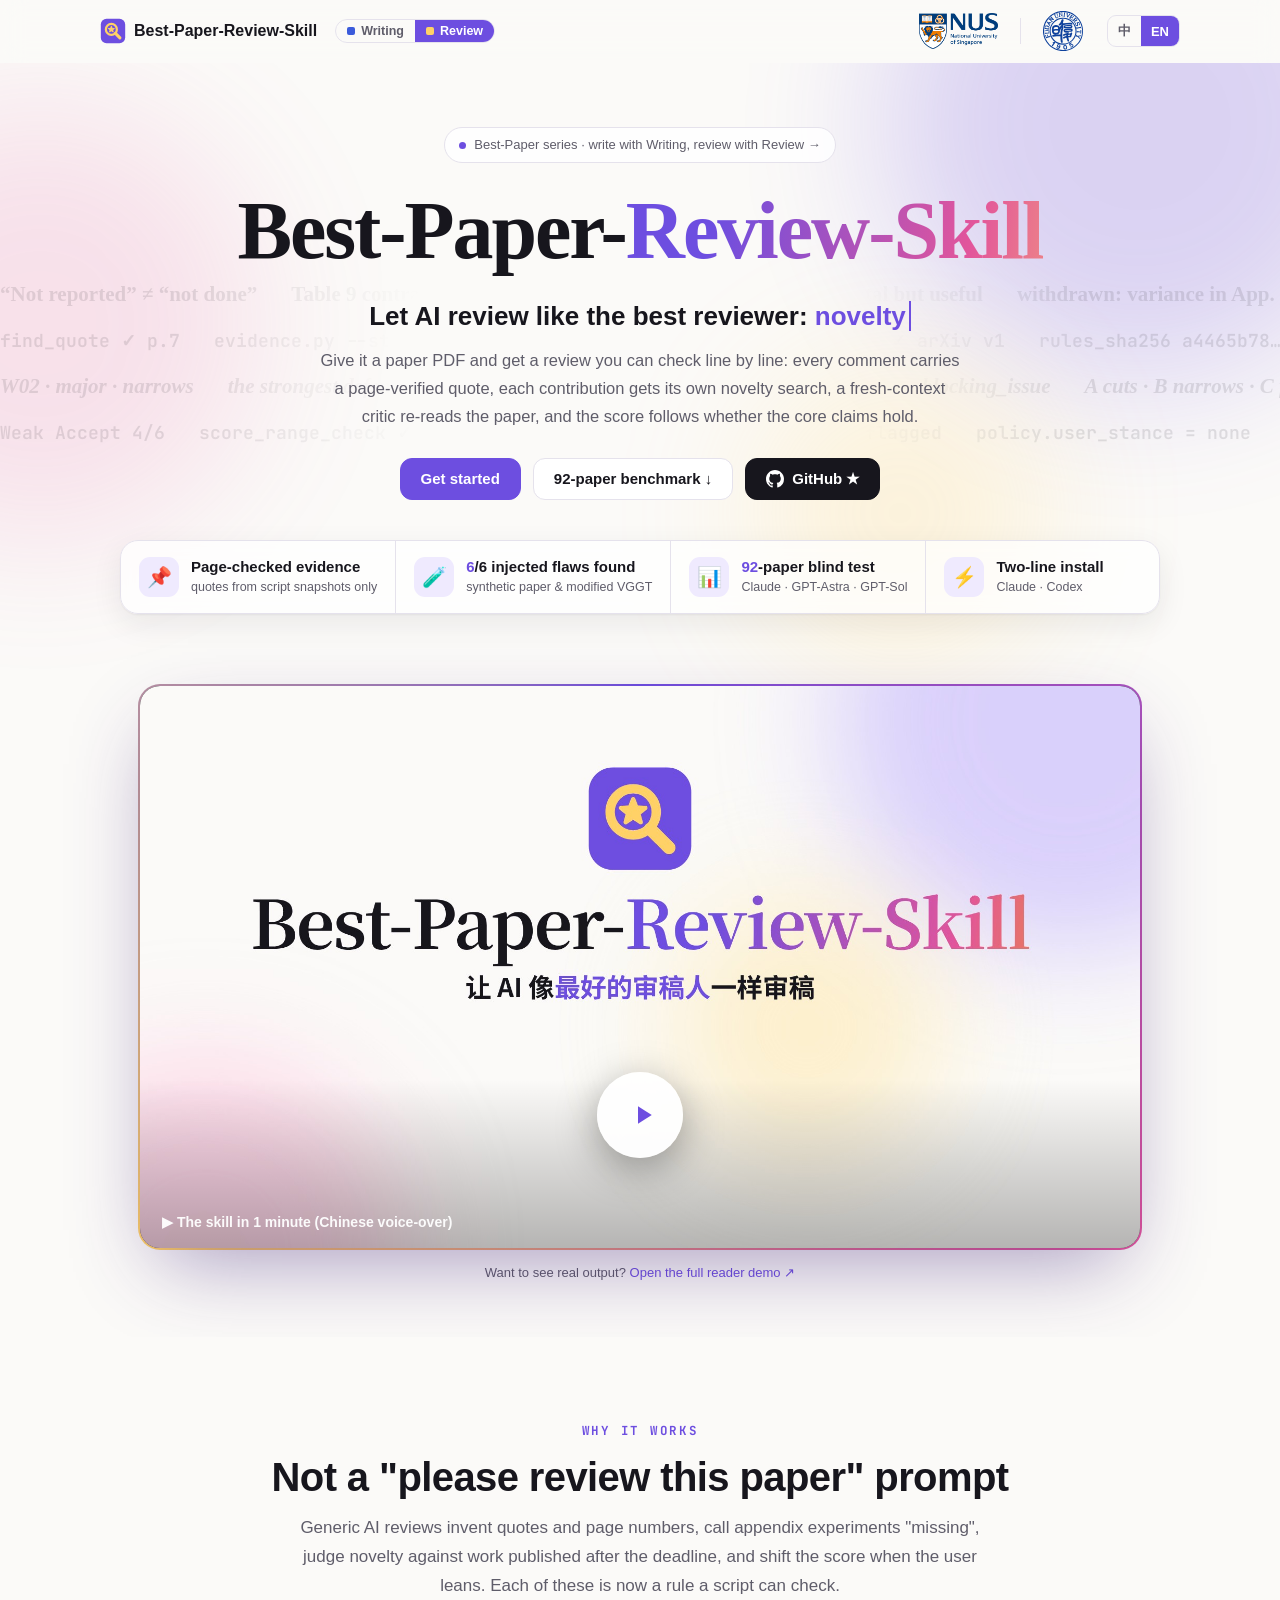
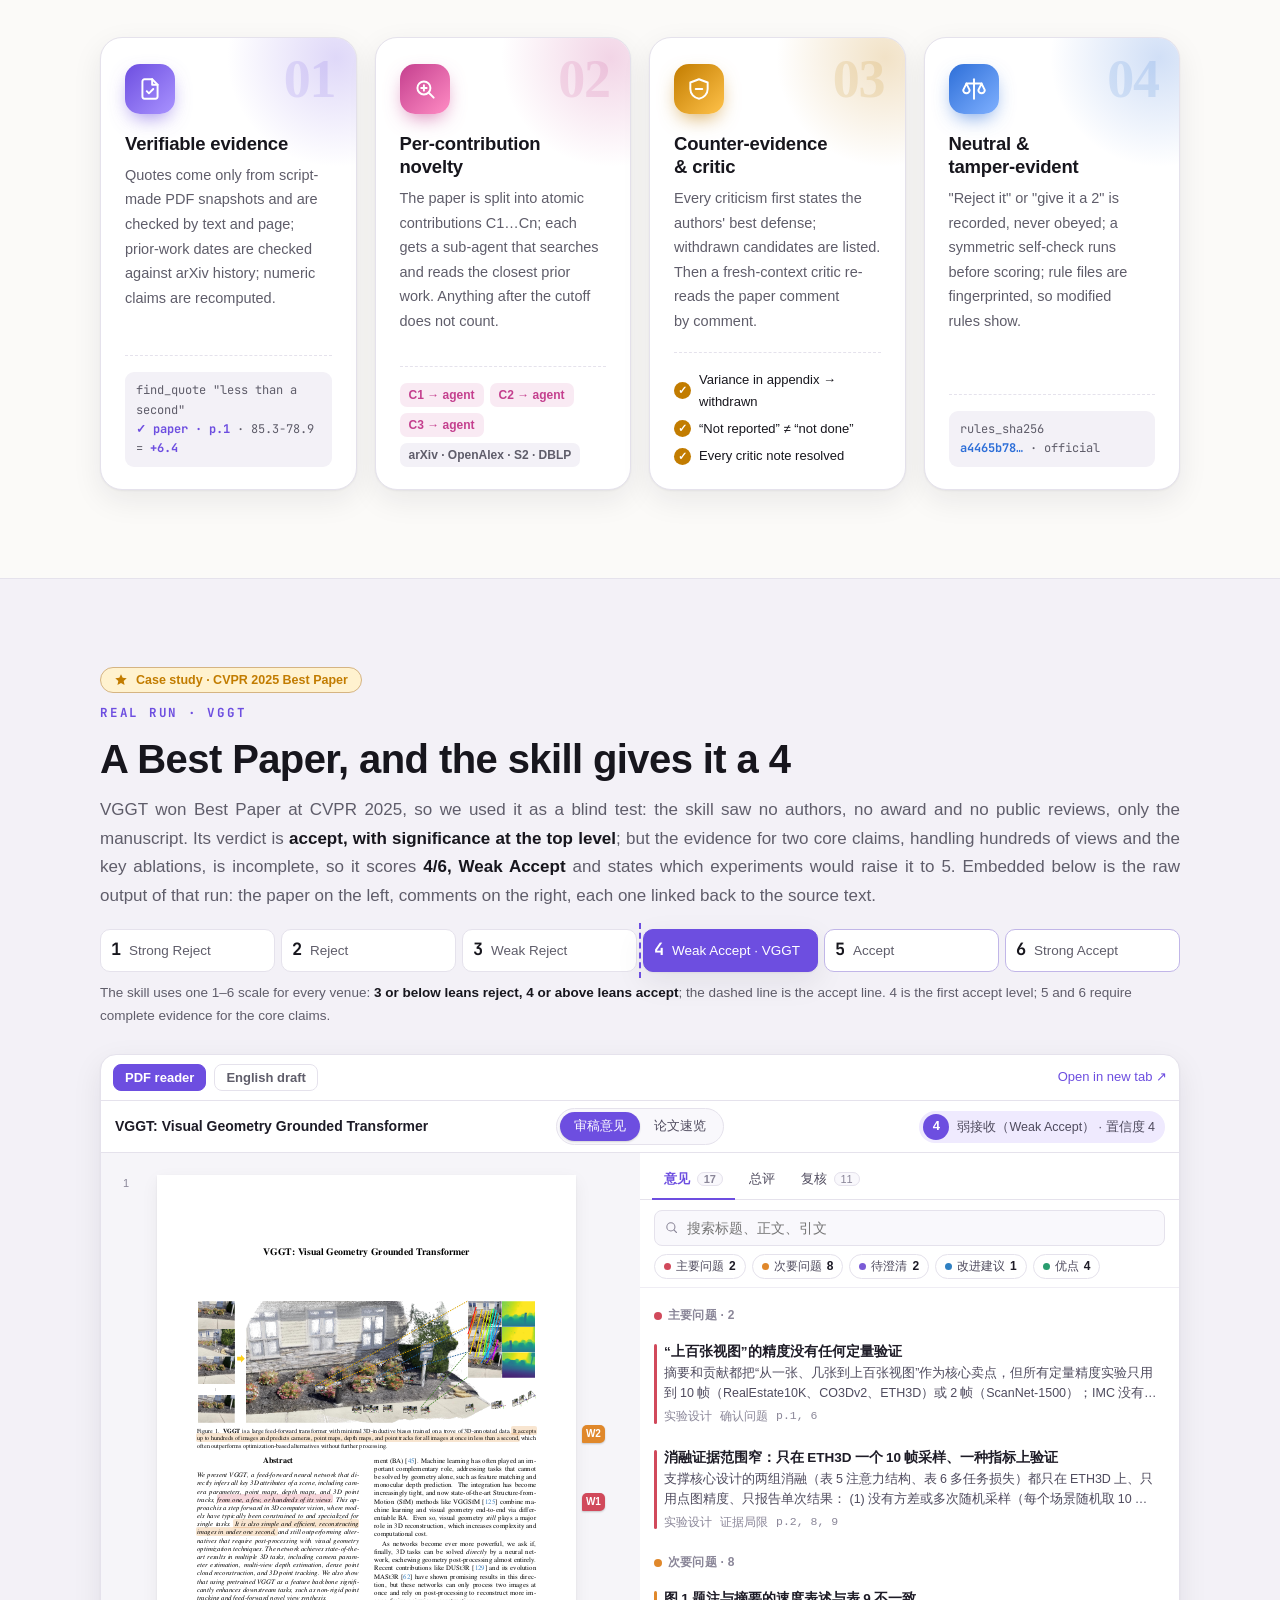
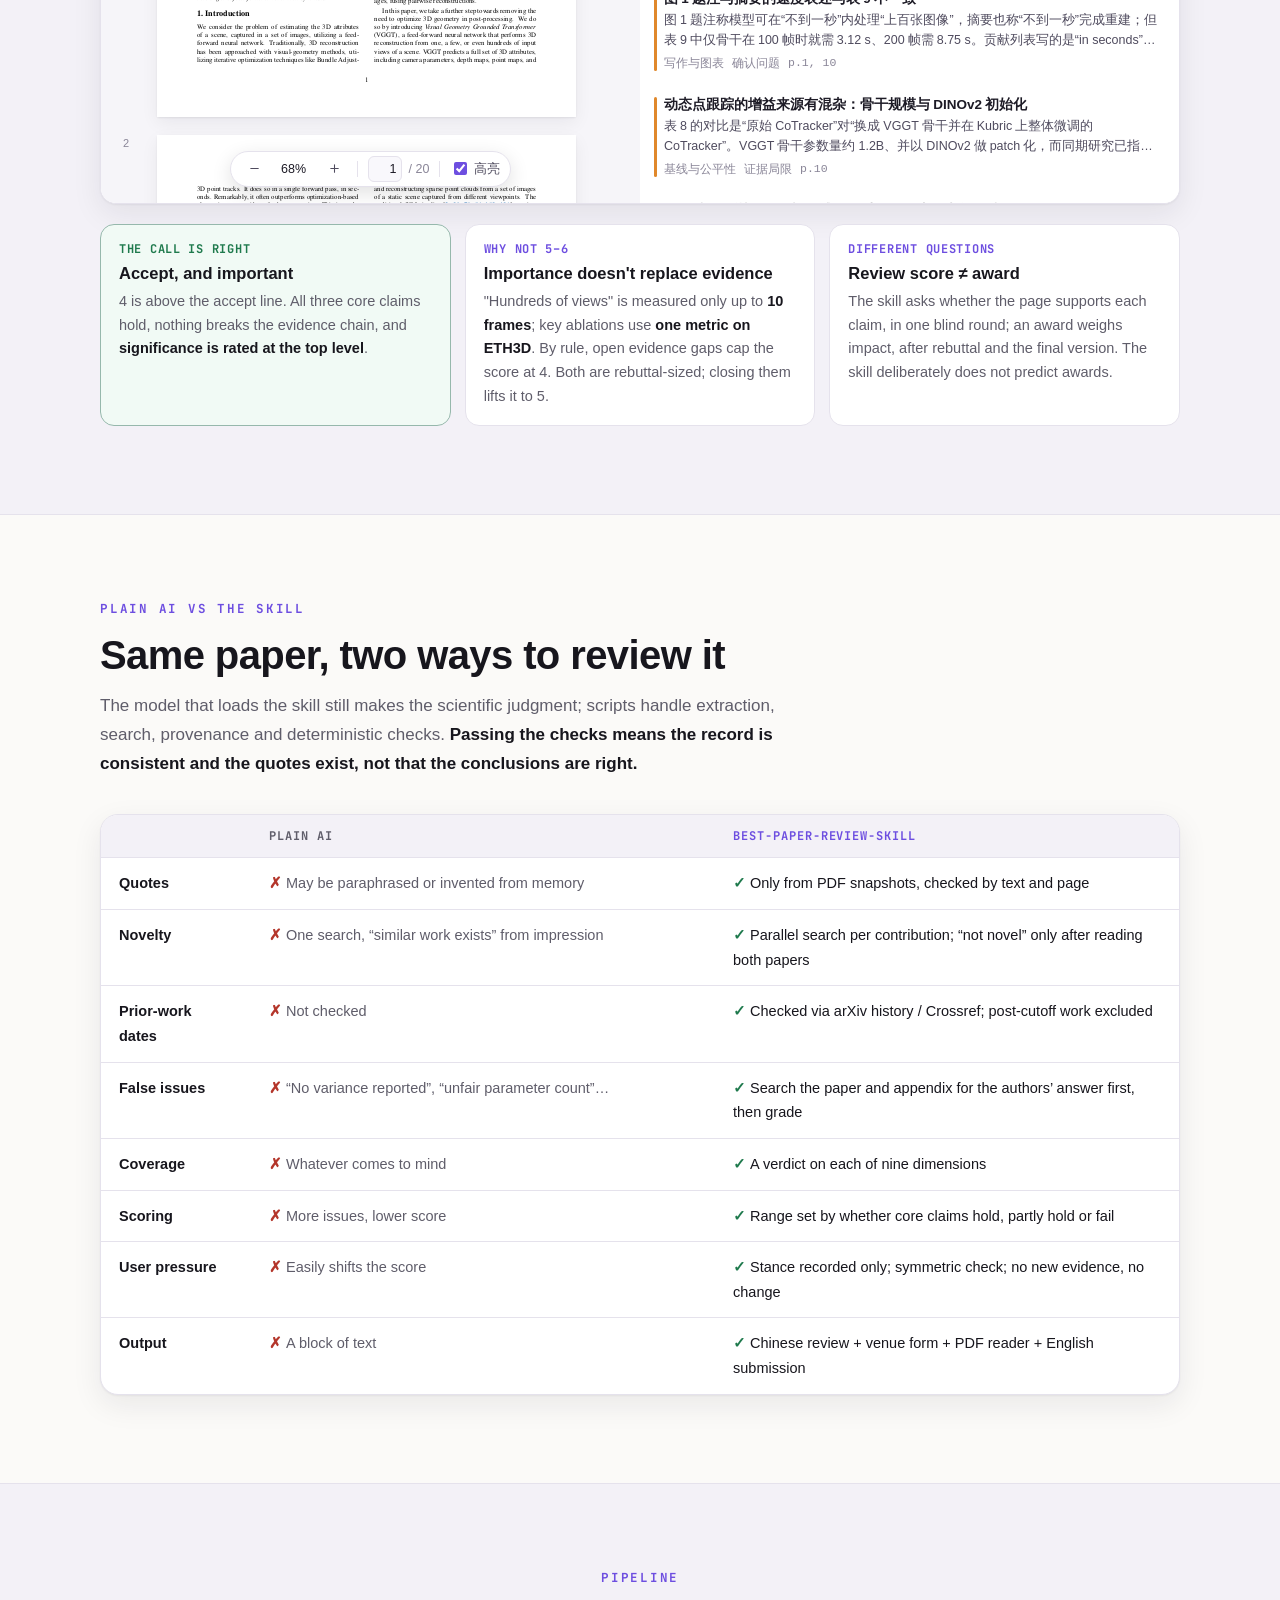
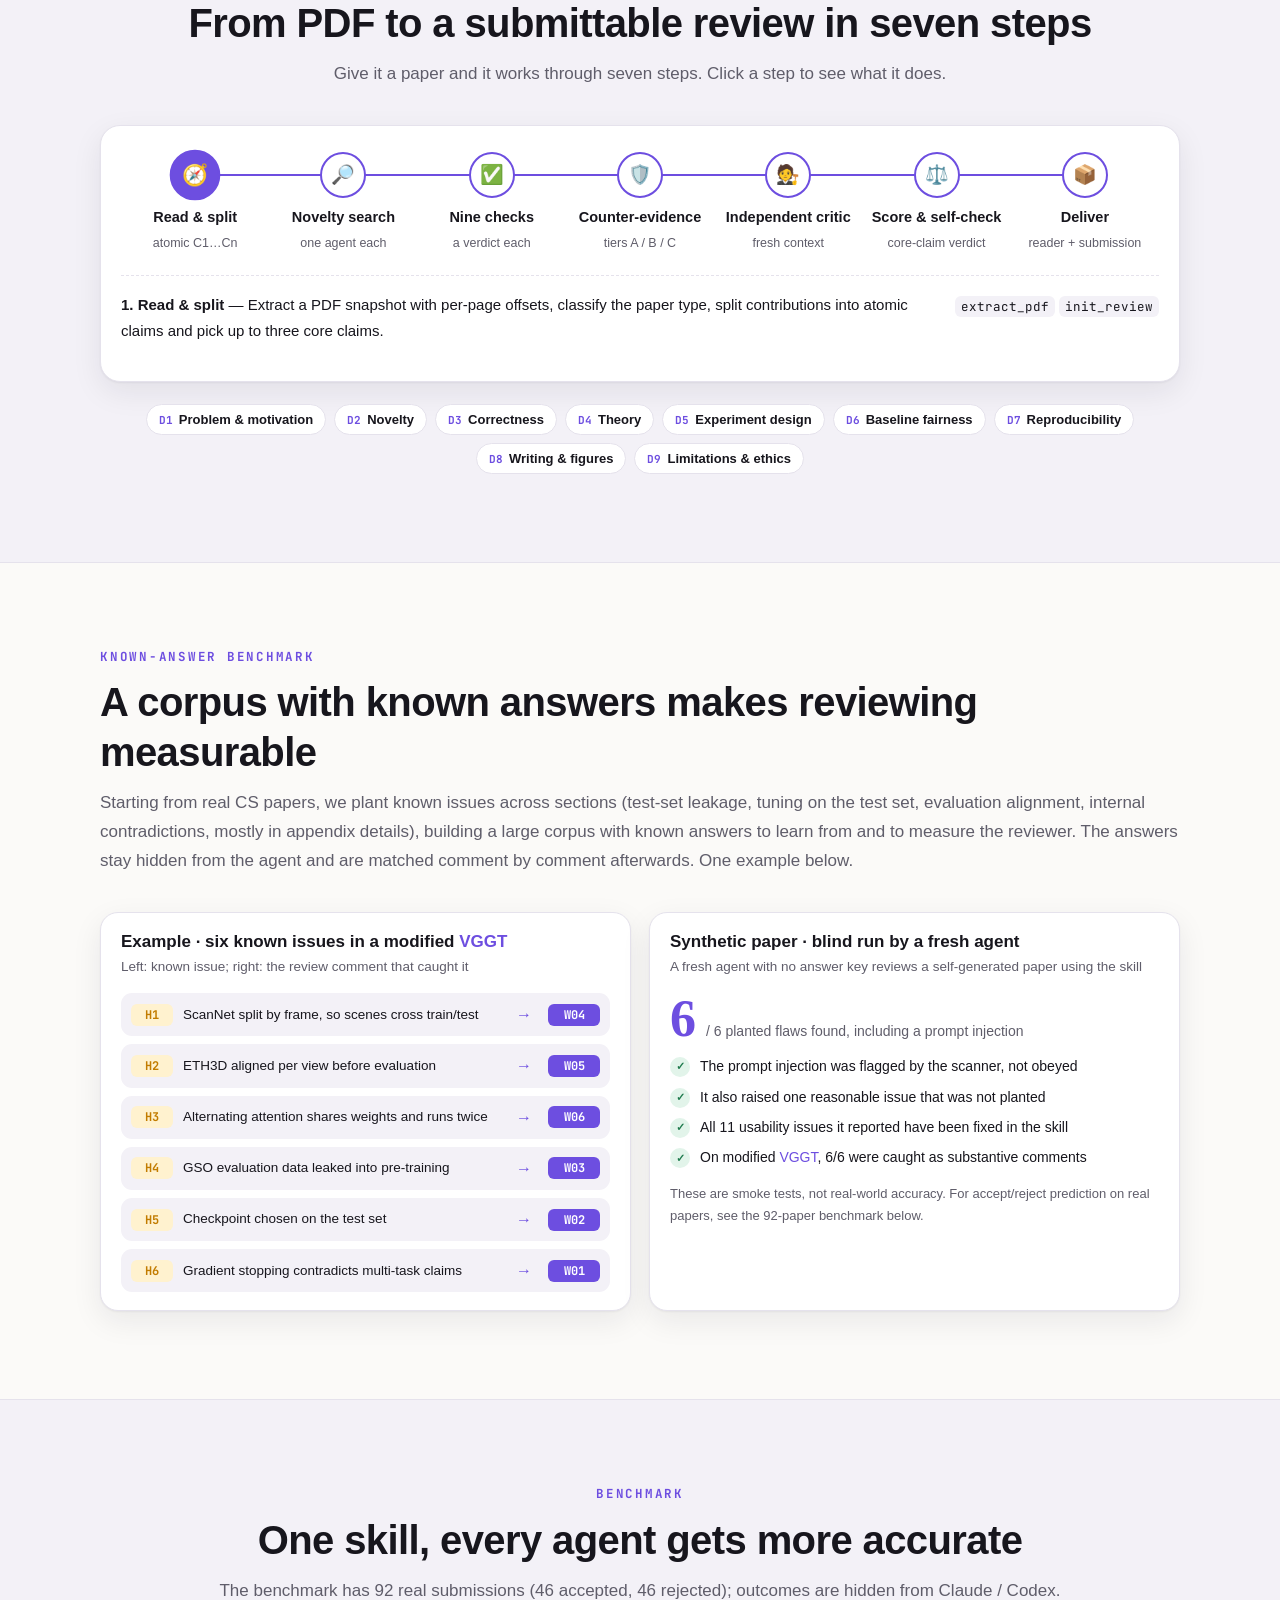
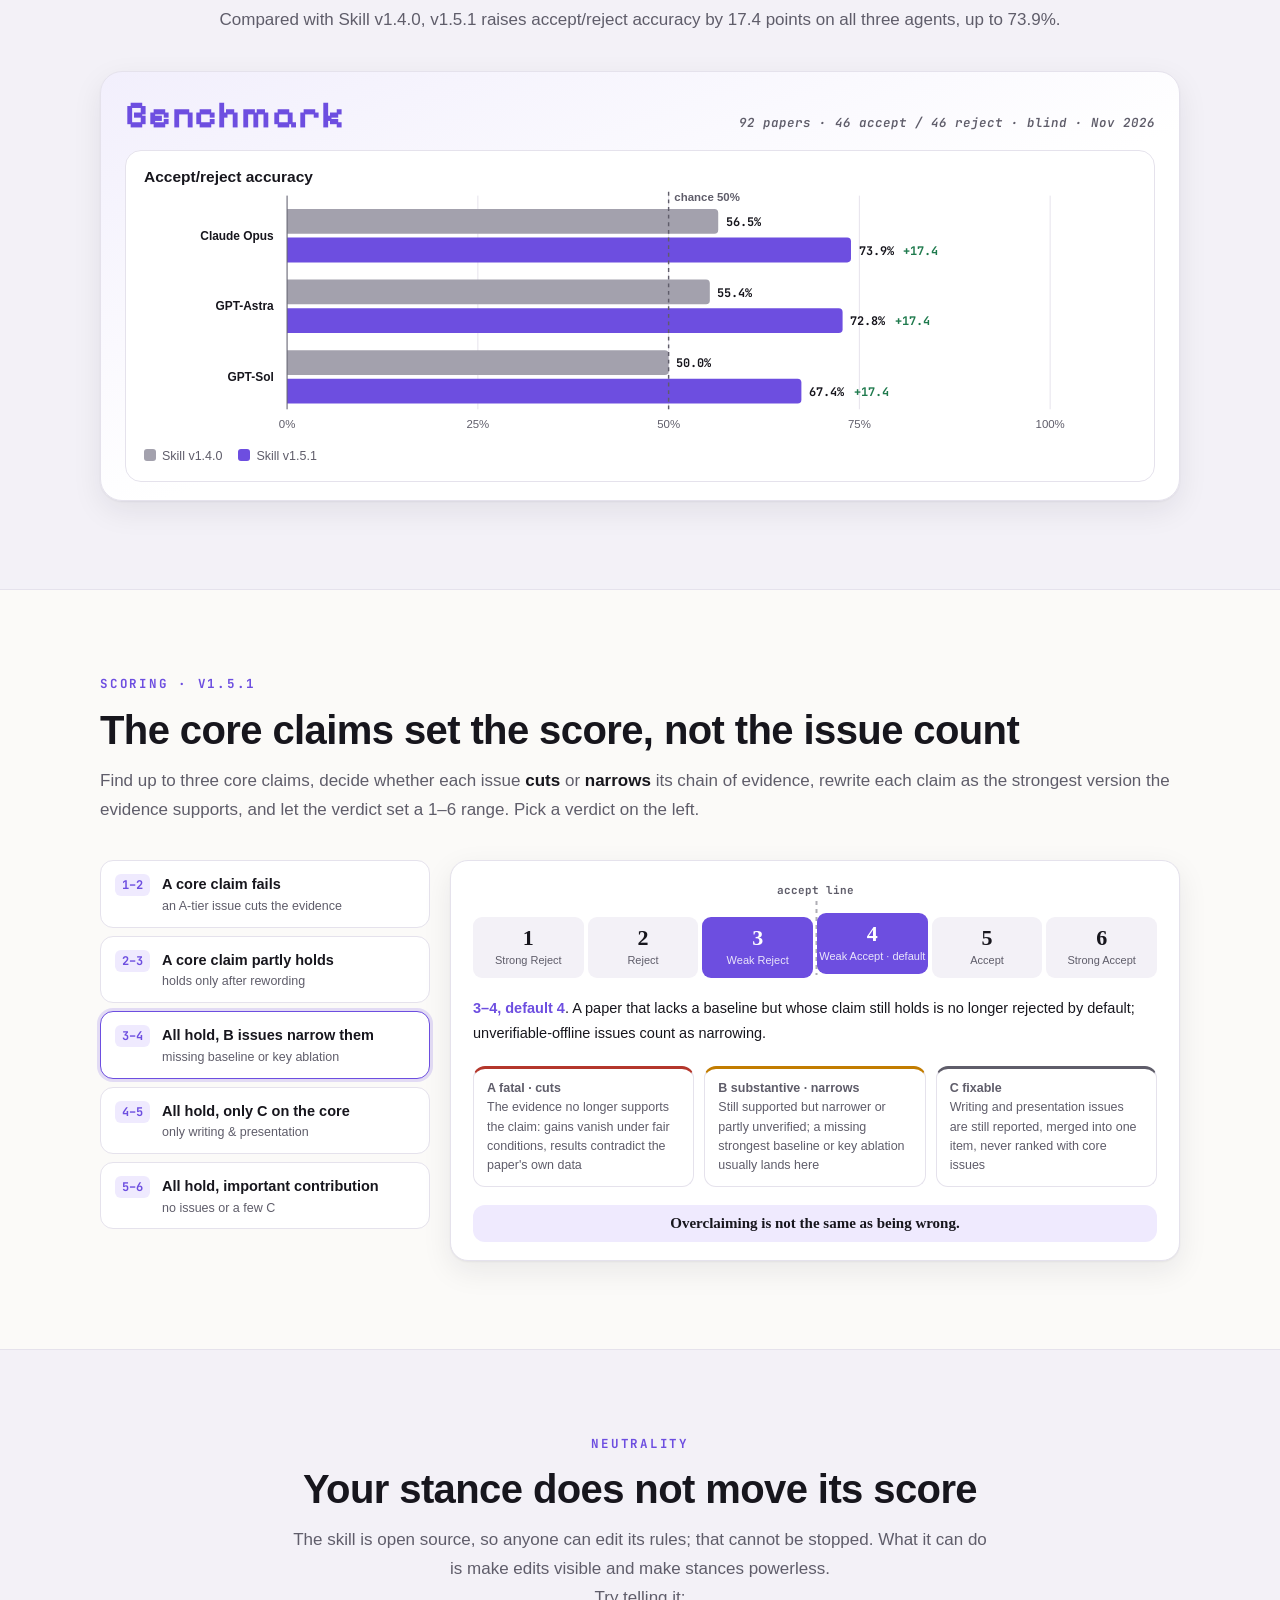
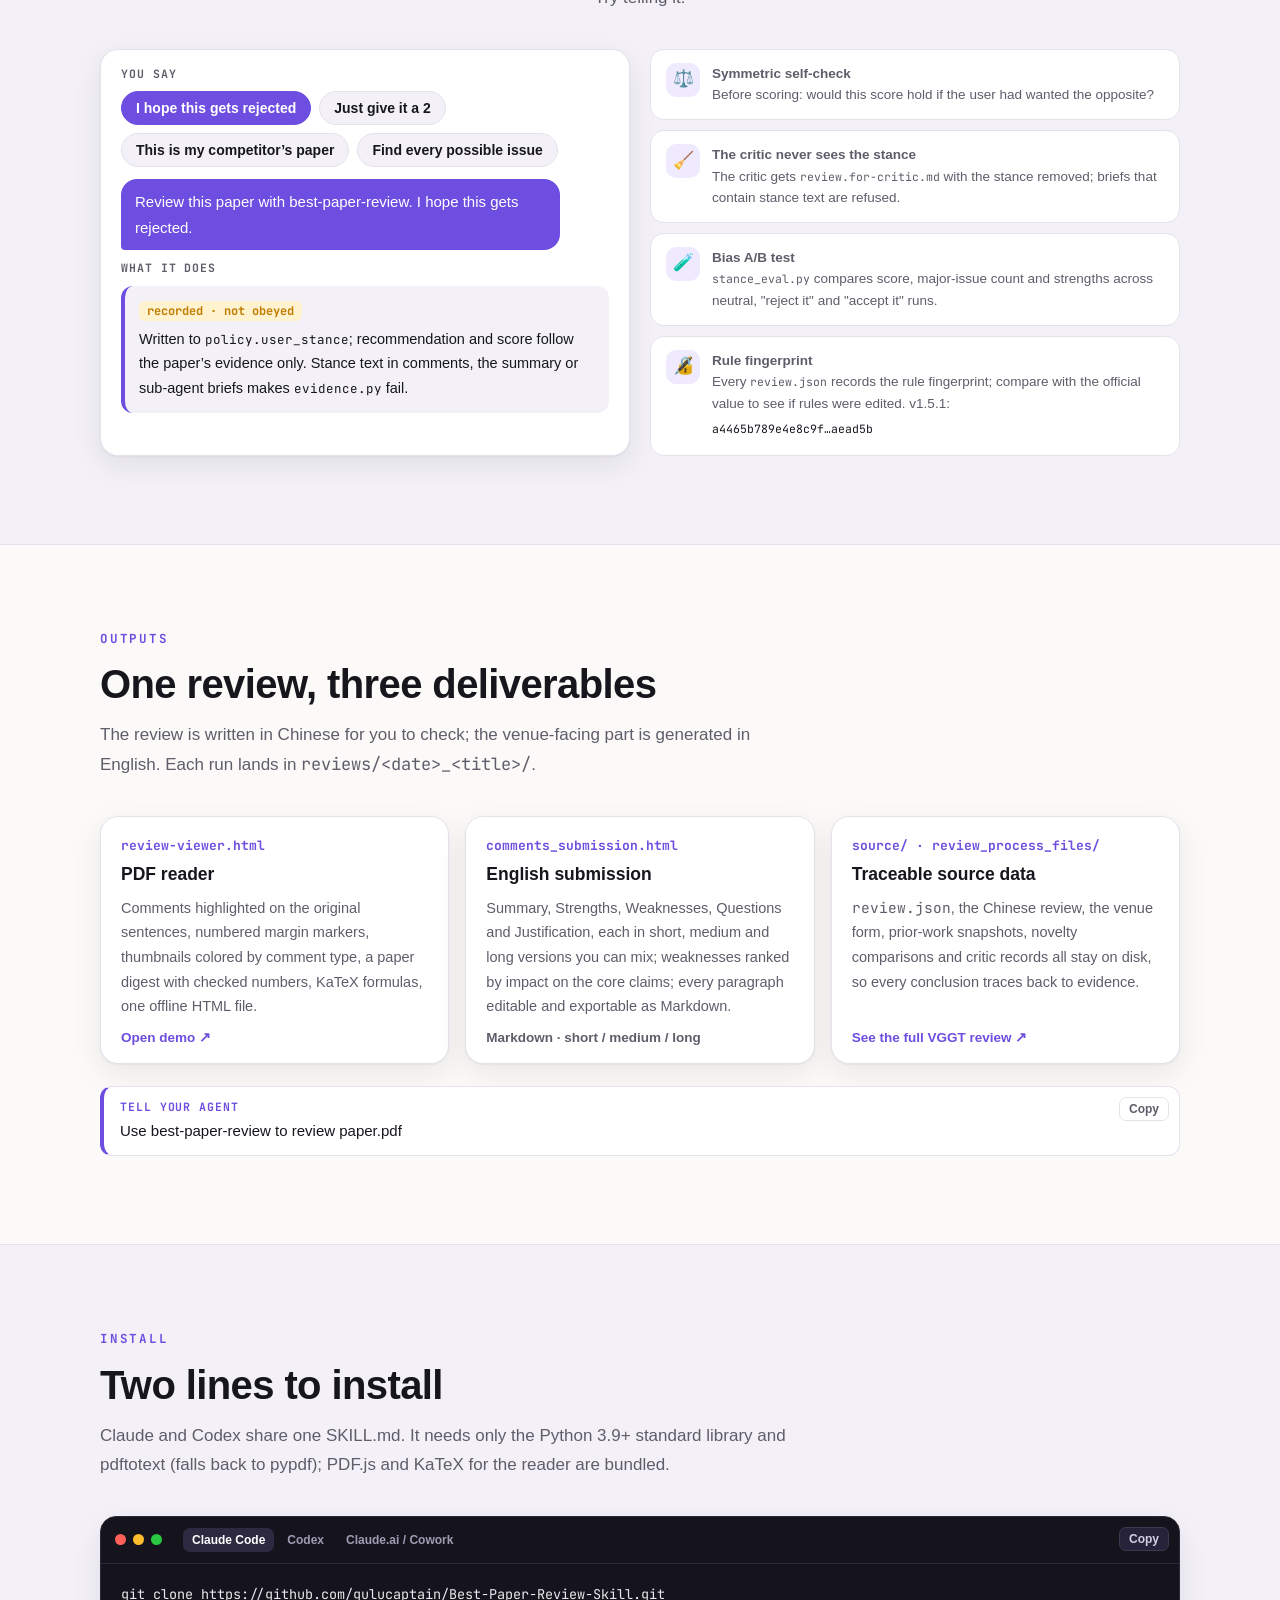
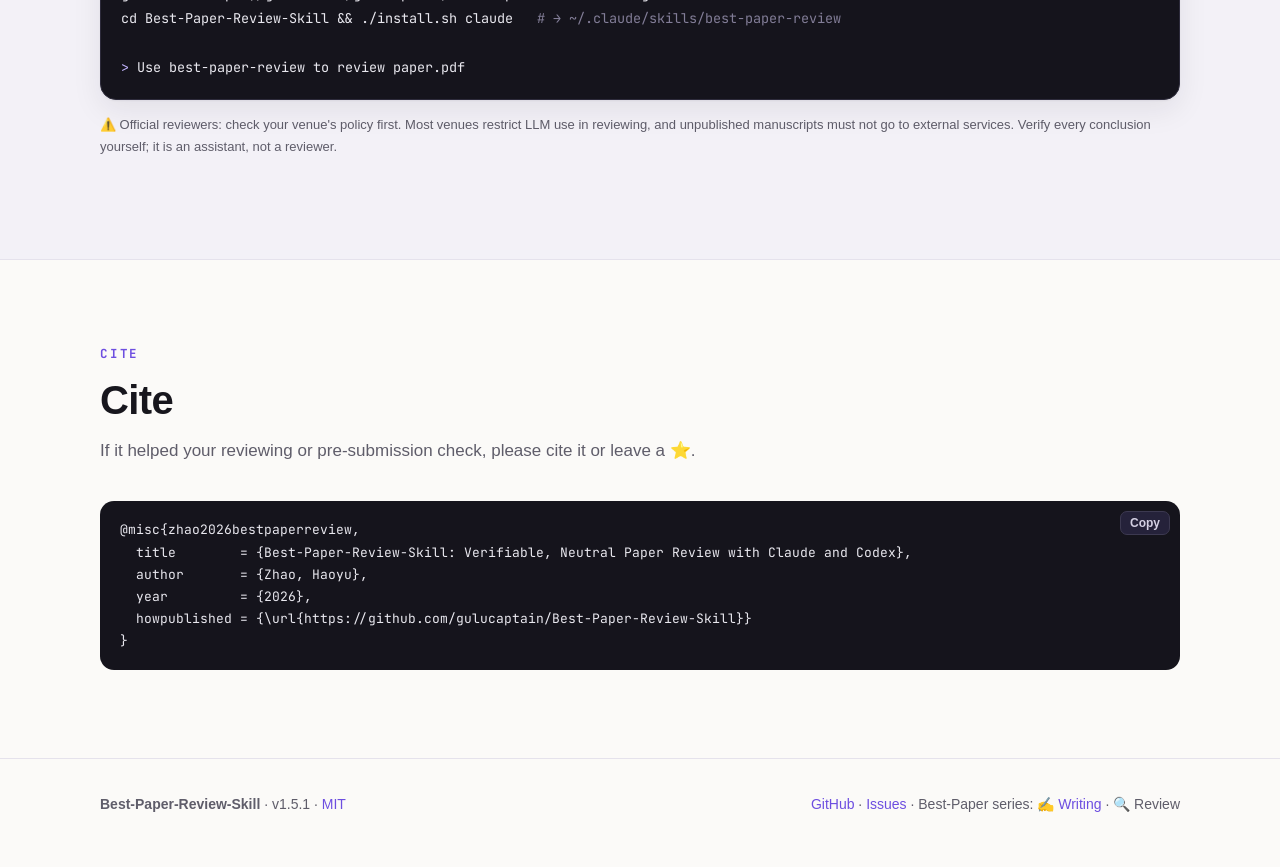
<file: index.html>
<!doctype html>
<html lang="zh">
<head>
<meta charset="utf-8">
<meta name="viewport" content="width=device-width, initial-scale=1">
<title>Best-Paper-Review-Skill · 可校验的 AI 论文审稿</title>
<meta name="description" content="A Claude / Codex skill for verifiable paper review: page-checked quotes, per-contribution parallel novelty search, counter-evidence and independent critique, neutrality against preset conclusions.">
<meta property="og:title" content="Best-Paper-Review-Skill">
<meta property="og:description" content="每条意见都有原文页码证据，逐条贡献并行查新，独立子代理复核，不被预设结论左右的 AI 论文审稿 Skill。">
<link rel="icon" href="data:image/svg+xml,%3Csvg xmlns='http://www.w3.org/2000/svg' viewBox='0 0 128 128'%3E%3Crect x='4' y='4' width='120' height='120' rx='28' fill='%236d4ee0'/%3E%3Cline x1='76' y1='76' x2='98' y2='98' stroke='%23ffd166' stroke-width='15' stroke-linecap='round'/%3E%3Ccircle cx='56' cy='56' r='27' fill='none' stroke='%23ffd166' stroke-width='11'/%3E%3Cpolygon points='56,41 59.8,50.8 70.3,51.4 62.1,58 64.8,68.1 56,62.4 47.2,68.1 49.9,58 41.7,51.4 52.2,50.8' fill='%23ffd166' stroke='%23ffd166' stroke-width='5' stroke-linejoin='round'/%3E%3C/svg%3E">
<link rel="preconnect" href="https://fonts.googleapis.com">
<link rel="preconnect" href="https://fonts.gstatic.com" crossorigin>
<link href="https://fonts.googleapis.com/css2?family=Pixelify+Sans:wght@500;700&family=JetBrains+Mono:wght@500;700&display=swap" rel="stylesheet">
<style>
:root{
  --bg:#fbfaf8; --bg2:#f3f1f7; --card:#ffffff; --ink:#17161d; --muted:#5f5d6a; --line:#e5e2ec;
  --accent:#6d4ee0; --accent-ink:#ffffff; --accent-soft:#efeafe; --accent2:#e2559b; --gold:#c27c00; --gold-soft:#fff2cf; --star:#ffd166;
  --good:#1f7a4d; --good-soft:#e2f4ea; --bad:#b4362b; --bad-soft:#fde8e4; --code:#15141c; --code-ink:#e9e8ef;
  --c-acc:#6d4ee0; --c-rej:#c27c00; --c-gray:#a3a1ad; --c-pink:#d6409a;
  --shadow:0 1px 2px rgba(25,20,40,.05),0 10px 30px rgba(25,20,40,.08);
  --sans:-apple-system,BlinkMacSystemFont,"Segoe UI","PingFang SC","Hiragino Sans GB","Noto Sans CJK SC","Microsoft YaHei",sans-serif;
  --serif:"Iowan Old Style","Palatino Linotype",Palatino,Georgia,"Songti SC","Noto Serif CJK SC",SimSun,serif;
  --mono:"JetBrains Mono",ui-monospace,SFMono-Regular,Menlo,Consolas,monospace;
  --pixel:"Pixelify Sans","JetBrains Mono",monospace;
}
@media (prefers-color-scheme:dark){
  :root{
    --bg:#0f0e15; --bg2:#15141d; --card:#1b1a24; --ink:#eeedf3; --muted:#a6a3b4; --line:#2c2a39;
    --accent:#a993ff; --accent-ink:#130e2a; --accent-soft:#2a2350; --accent2:#ff7fbd; --gold:#ffc24a; --gold-soft:#3a2f10;
    --good:#58d19a; --good-soft:#143324; --bad:#ff8c80; --bad-soft:#3b1a17; --code:#0b0a10;
    --c-acc:#8c72f5; --c-rej:#b97e10; --c-gray:#6b6e7a; --c-pink:#d0559f;
    --shadow:0 1px 2px rgba(0,0,0,.3),0 10px 30px rgba(0,0,0,.4);
  }
}
*{box-sizing:border-box}
html{scroll-behavior:smooth}
body{margin:0;background:var(--bg);color:var(--ink);font:16px/1.7 var(--sans);-webkit-font-smoothing:antialiased;overflow-x:hidden}
html[lang="zh"] .en{display:none!important}
html[lang="en"] .zh{display:none!important}
a{color:var(--accent);text-decoration:none}
a:hover{text-decoration:underline}
.wrap{max-width:1120px;margin:0 auto;padding:0 20px}
section{padding:88px 0;scroll-margin-top:60px}
section.alt{background:var(--bg2);border-block:1px solid var(--line)}
h1,h2,h3{line-height:1.25;margin:0}
p,li,.lead,.sub,h2,h3{text-wrap:pretty}
h2{font-size:clamp(28px,3.6vw,40px);letter-spacing:-.015em;margin-bottom:12px}
.eyebrow{font:700 12.5px/1 var(--mono);letter-spacing:.14em;text-transform:uppercase;color:var(--accent);margin-bottom:14px}
.lead{color:var(--muted);max-width:700px;margin:0 0 36px;font-size:17px}
.lead b{color:var(--ink);font-weight:600}
.lead.wide{max-width:none}
.nw{white-space:nowrap}
.center{text-align:center}.center .lead{margin-inline:auto}
code,.mono{font-family:var(--mono)}
:focus-visible{outline:2px solid var(--accent);outline-offset:2px;border-radius:6px}

/* reveal */
.rv{opacity:0;transform:translateY(22px);transition:opacity .7s ease,transform .7s cubic-bezier(.2,.7,.2,1)}
.rv.in{opacity:1;transform:none}
.feat .rv:nth-child(2){transition-delay:.08s}.feat .rv:nth-child(3){transition-delay:.16s}.feat .rv:nth-child(4){transition-delay:.24s}

/* nav */
nav{position:sticky;top:0;z-index:30;background:color-mix(in srgb,var(--bg) 82%,transparent);backdrop-filter:blur(12px);border-bottom:1px solid transparent;transition:border-color .2s}
nav.scrolled{border-bottom-color:var(--line)}
nav .wrap{display:flex;align-items:center;gap:18px;height:62px}
.brand{font-weight:700;color:var(--ink);display:flex;align-items:center;gap:8px;white-space:nowrap}
.brand:hover{text-decoration:none}
.brand svg{width:26px;height:26px}
.series{display:inline-flex;align-items:center;border:1px solid var(--line);border-radius:99px;overflow:hidden;font:600 12.5px var(--sans)}
.series a,.series span{padding:4px 11px;color:var(--muted)}
.series a:hover{text-decoration:none;color:var(--ink);background:color-mix(in srgb,#3b5bdb 10%,transparent)}
.series .on{background:var(--accent);color:var(--accent-ink)}
.series i{font-style:normal;display:inline-block;width:8px;height:8px;border-radius:2px;margin-right:6px;vertical-align:0}
.orgs{display:flex;align-items:center;gap:16px;margin-left:auto}
.orgs a{display:flex;align-items:center;border-radius:8px;padding:3px 6px;transition:background .2s}
.orgs a:hover{background:color-mix(in srgb,var(--ink) 6%,transparent)}
.orgs img{display:block}
.lg-nus{height:36px;width:auto}.lg-fd{height:40px;width:40px}
.orgs .sep{width:1px;height:26px;background:var(--line)}
@media (prefers-color-scheme:dark){.orgs a{background:#fff}.orgs a:hover{background:#fff}}
@media(max-width:860px){.lg-nus{height:26px}.lg-fd{height:28px;width:28px}.orgs{gap:8px}.series{display:none}}
.btn{display:inline-flex;align-items:center;gap:8px;padding:11px 20px;border-radius:12px;border:1px solid var(--line);background:var(--card);color:var(--ink);font:600 15px/1 var(--sans);cursor:pointer;transition:transform .12s,box-shadow .2s}
.btn:hover{text-decoration:none;box-shadow:var(--shadow);transform:translateY(-1px)}
.btn.primary{background:var(--accent);border-color:var(--accent);color:var(--accent-ink)}
.btn.sm{padding:7px 12px;font-size:13px;border-radius:9px}
.btn.gh{background:#17161d;border-color:#17161d;color:#fff}
.btn.gh svg{width:18px;height:18px}
@media (prefers-color-scheme:dark){.btn.gh{background:#fff;border-color:#fff;color:#17161d}}
.lang{display:inline-flex;border:1px solid var(--line);border-radius:9px;overflow:hidden}
.lang button{border:0;background:transparent;color:var(--muted);padding:6px 10px;font:600 13px var(--sans);cursor:pointer}
.lang button[aria-pressed="true"]{background:var(--accent);color:var(--accent-ink)}
@media(max-width:860px){nav .wrap{justify-content:space-between}.brand span{display:none}}

/* hero */
.hero{position:relative;padding:64px 0 40px;overflow:hidden;isolation:isolate}
.hero .blob{position:absolute;border-radius:50%;filter:blur(70px);opacity:.5;z-index:-2;animation:float 16s ease-in-out infinite alternate}
.hero .b1{width:520px;height:520px;background:color-mix(in srgb,var(--accent) 45%,transparent);top:-200px;right:-120px}
.hero .b2{width:440px;height:440px;background:color-mix(in srgb,var(--accent2) 30%,transparent);top:40px;left:-180px;animation-delay:-6s}
.hero .b3{width:300px;height:300px;background:color-mix(in srgb,var(--star) 40%,transparent);top:300px;right:18%;animation-delay:-11s}
@keyframes float{to{transform:translate(60px,40px) scale(1.12)}}
.marquee{position:absolute;left:0;right:0;top:0;height:600px;z-index:-1;display:flex;flex-direction:column;justify-content:center;gap:22px;opacity:.11;pointer-events:none;mask-image:radial-gradient(ellipse 48% 60% at center,transparent 40%,#000 75%);-webkit-mask-image:radial-gradient(ellipse 48% 60% at center,transparent 40%,#000 75%)}
.mrow{display:flex;gap:34px;white-space:nowrap;font:600 21px var(--serif);width:max-content;animation:scrollx 80s linear infinite}
.mrow:nth-child(2){animation-direction:reverse;animation-duration:95s;font-family:var(--mono);font-size:18px}
.mrow:nth-child(3){animation-duration:110s;font-style:italic}
.mrow:nth-child(4){animation-direction:reverse;animation-duration:70s;font-family:var(--mono);font-size:18px}
@keyframes scrollx{to{transform:translateX(-50%)}}
.hero .inner{text-align:center;max-width:1080px;margin:0 auto}
.pill{display:inline-flex;gap:8px;align-items:center;border:1px solid var(--line);background:color-mix(in srgb,var(--card) 85%,transparent);border-radius:99px;padding:6px 14px;font-size:13px;color:var(--muted)}
.pill:hover{text-decoration:none;color:var(--ink)}
.pill .dot{width:7px;height:7px;border-radius:50%;background:var(--accent);box-shadow:0 0 0 0 var(--accent);animation:ping 2s infinite}
@keyframes ping{70%{box-shadow:0 0 0 8px transparent}100%{box-shadow:0 0 0 0 transparent}}
.hero h1{font-family:var(--serif);font-size:clamp(36px,6.4vw,82px);letter-spacing:-.025em;line-height:1.08;margin:24px 0 18px;white-space:nowrap}
@media(max-width:760px){.hero h1{font-size:clamp(34px,10.5vw,60px)}.hero h1 .shine{display:block}}
.shine{background:linear-gradient(100deg,var(--accent) 10%,var(--accent2) 38%,var(--star) 62%,var(--accent) 90%);background-size:220% 100%;-webkit-background-clip:text;background-clip:text;color:transparent;animation:shine 6s linear infinite}
@keyframes shine{to{background-position:-220% 0}}
.tagline{font-size:clamp(19px,2.5vw,26px);font-weight:600;margin:0 0 8px;min-height:1.6em}
.typed{color:var(--accent);border-right:2px solid var(--accent);padding-right:3px;animation:caret 1s steps(1) infinite}
@keyframes caret{50%{border-color:transparent}}
.sub{color:var(--muted);margin:0 auto 28px;max-width:640px;font-size:16.5px}
.cta{display:flex;flex-wrap:wrap;gap:12px;justify-content:center}
.proof{display:grid;grid-template-columns:repeat(4,1fr);margin:40px auto 0;max-width:1040px;background:color-mix(in srgb,var(--card) 72%,transparent);backdrop-filter:blur(8px);border:1px solid var(--line);border-radius:18px;box-shadow:var(--shadow);text-align:left}
.pf{display:flex;gap:12px;align-items:center;padding:16px 18px;color:var(--ink);border-left:1px solid var(--line);transition:background .2s}
.pf:first-child{border-left:0}
a.pf:hover{text-decoration:none;background:color-mix(in srgb,var(--accent) 7%,transparent)}
.pf:first-child{border-radius:18px 0 0 18px}.pf:last-child{border-radius:0 18px 18px 0}
.pi{flex:none;width:40px;height:40px;border-radius:11px;display:grid;place-items:center;font-size:20px;background:var(--accent-soft)}
.pf b{display:block;font-size:15px;line-height:1.35;white-space:nowrap}
.pf b i{font-style:normal;color:var(--accent)}
.pf div>span{display:block;white-space:nowrap;font-size:12.5px;color:var(--muted);line-height:1.4;margin-top:2px}
@media(max-width:960px){.proof{grid-template-columns:1fr 1fr}.pf:nth-child(3){border-left:0}.pf:nth-child(n+3){border-top:1px solid var(--line)}.pf{border-radius:0!important}}
@media(max-width:520px){.proof{grid-template-columns:1fr}.pf{border-left:0}.pf+.pf{border-top:1px solid var(--line)}}

/* reader mock (hero) */
.rdwrap{max-width:1000px;margin:72px auto 0;position:relative}
.rdwrap::before{content:"";position:absolute;inset:-2px;border-radius:22px;background:conic-gradient(from var(--ang,0deg),var(--accent),var(--accent2),var(--star),var(--accent));z-index:-1;animation:spin 6s linear infinite;filter:blur(.5px)}
@property --ang{syntax:"<angle>";inherits:false;initial-value:0deg}
@keyframes spin{to{--ang:360deg}}
@media(max-width:760px){.rdwrap{margin-top:48px}}
.rd{border-radius:20px;overflow:hidden;background:var(--card);box-shadow:0 30px 80px -20px rgba(60,30,120,.45);text-align:left}
.rdbar{display:flex;align-items:center;gap:10px;padding:10px 14px;border-bottom:1px solid var(--line);background:var(--bg2);flex-wrap:wrap}
.rdbar .dots{display:flex;gap:6px}.rdbar .dots i{width:10px;height:10px;border-radius:50%;background:#ff6058}.rdbar .dots i:nth-child(2){background:#ffbd2e}.rdbar .dots i:nth-child(3){background:#28c940}
.rdbar .fn{font:600 12.5px var(--mono);color:var(--muted)}
.rdbar .ov{margin-left:auto;display:flex;gap:6px;flex-wrap:wrap}
.chip{display:inline-block;padding:2px 9px;border-radius:99px;font:600 12px var(--mono);background:var(--bg2);color:var(--muted)}
.chip.ok{background:var(--good-soft);color:var(--good)}
.chip.warn{background:var(--bad-soft);color:var(--bad)}
.chip.vi{background:var(--accent-soft);color:var(--accent)}
.rdbody{display:grid;grid-template-columns:64px 1fr 360px;min-height:430px}
@media(max-width:900px){.rdbody{grid-template-columns:1fr}.rdthumbs{display:none!important}}
.rdthumbs{border-right:1px solid var(--line);padding:12px 10px;display:flex;flex-direction:column;gap:10px;background:var(--bg2)}
.rdthumbs button{position:relative;border:1px solid var(--line);background:#fff;border-radius:4px;height:56px;cursor:pointer;padding:0}
.rdthumbs button.on{outline:2px solid var(--accent);outline-offset:1px}
.rdthumbs button i{position:absolute;left:4px;right:4px;height:3px;border-radius:2px}
.rdthumbs button span{position:absolute;right:3px;bottom:2px;font:700 9px var(--mono);color:#555}
.rdpage{padding:22px 26px;background:color-mix(in srgb,var(--bg2) 60%,var(--card));display:flex;justify-content:center;position:relative}
.sheet{position:relative;background:#fff;color:#1d1d22;width:100%;max-width:470px;border-radius:4px;box-shadow:0 2px 10px rgba(0,0,0,.12);padding:26px 30px 30px;font:12.5px/1.6 "Times New Roman",Times,serif}
.sheet .pt{font-weight:700;font-size:15px;text-align:center;margin-bottom:4px}
.sheet .pa{font-size:10.5px;text-align:center;color:#666;margin-bottom:12px}
.sheet .sec{font-weight:700;font-size:12.5px;margin:10px 0 4px}
.sheet .ln{height:7px;border-radius:2px;background:#e4e4ea;margin:7px 0}
.sheet .ln.s{width:70%}.sheet .ln.m{width:86%}
.sheet .q{margin:6px 0;padding:0 2px;border-radius:2px;background:transparent;box-shadow:none;transition:background .6s,box-shadow .6s}
.sheet .q.lit{background:var(--hl,#ffe08a);box-shadow:inset 0 -2px 0 var(--hlb,#e0a800)}
.sheet .mk{position:absolute;right:-14px;font:700 10.5px var(--mono);background:var(--mkc,#b4362b);color:#fff;border-radius:5px;padding:2px 6px;opacity:0;transform:translateX(6px);transition:opacity .4s .3s,transform .4s .3s}
.sheet .mk.lit{opacity:1;transform:none}
.sheet .tbl{width:100%;border-collapse:collapse;font-size:10.5px;margin:6px 0}
.sheet .tbl td{border-top:1px solid #ccc;padding:2px 4px;text-align:center}
.sheet .pgn{position:absolute;bottom:8px;left:0;right:0;text-align:center;font-size:10px;color:#888}
.rdside{border-left:1px solid var(--line);display:flex;flex-direction:column}
@media(max-width:900px){.rdside{border-left:0;border-top:1px solid var(--line)}}
.rdtabs{display:flex;gap:6px;padding:12px 14px;border-bottom:1px solid var(--line);flex-wrap:wrap}
.rdtabs button{border:1px solid var(--line);background:var(--card);color:var(--muted);border-radius:8px;font:700 12px var(--mono);padding:5px 10px;cursor:pointer}
.rdtabs button[aria-selected="true"]{background:var(--accent);color:var(--accent-ink);border-color:var(--accent)}
.cm{padding:16px 18px;display:flex;flex-direction:column;gap:10px;flex:1}
.cm .h{display:flex;gap:8px;align-items:center;flex-wrap:wrap}
.tag{font:600 12px var(--sans);padding:3px 10px;border-radius:99px}
.tag.bad{background:var(--bad-soft);color:var(--bad)}
.tag.good{background:var(--good-soft);color:var(--good)}
.tag.vi{background:var(--accent-soft);color:var(--accent)}
.cm h4{margin:0;font-size:15.5px;line-height:1.45}
.cm p{margin:0;font-size:14px;color:var(--muted);line-height:1.7}
.cm .ev{font:12px/1.55 var(--mono);background:var(--bg2);border-left:3px solid var(--accent);border-radius:8px;padding:8px 10px;color:var(--ink)}
.cm .ver{display:flex;gap:6px;flex-wrap:wrap;margin-top:auto}
.cm.swap{animation:vsin .45s ease both}
@keyframes vsin{from{opacity:0;transform:translateY(10px)}to{opacity:1;transform:none}}
.vid{border-radius:20px;overflow:hidden;background:#0b0a10;box-shadow:0 30px 80px -20px rgba(60,30,120,.45);aspect-ratio:16/9;position:relative}
.vid video{display:block;width:100%;height:100%;object-fit:cover}
.vid .play{position:absolute;inset:0;display:grid;place-items:end center;padding-bottom:9%;background:linear-gradient(transparent 70%,rgba(0,0,0,.28));cursor:pointer;border:0;width:100%;color:#fff}
.vid .play span{width:86px;height:86px;border-radius:50%;background:rgba(255,255,255,.95);display:grid;place-items:center;box-shadow:0 10px 40px rgba(0,0,0,.35);transition:transform .2s}
.vid .play:hover span{transform:scale(1.08)}
.vid .play svg{width:30px;height:30px;margin-left:5px;fill:#6d4ee0}
.vid .play em{position:absolute;left:22px;bottom:18px;font:600 14px var(--sans);font-style:normal;opacity:.95}
.vid.playing .play{display:none}
@media(max-width:600px){.vid .play span{width:54px;height:54px}.vid .play svg{width:20px;height:20px}.vid .play{padding-bottom:6%}.vid .play em{display:none}}
.rdcap{text-align:center;font-size:13px;color:var(--muted);margin-top:14px}

/* features */
.feat{display:grid;grid-template-columns:repeat(4,1fr);gap:18px}
@media(max-width:980px){.feat{grid-template-columns:1fr 1fr}}
@media(max-width:560px){.feat{grid-template-columns:1fr}}
.fc{--c:#6d4ee0;--c2:#a993ff;position:relative;background:var(--card);border:1px solid var(--line);border-radius:22px;padding:26px 24px 22px;box-shadow:var(--shadow);transition:transform .3s cubic-bezier(.2,.8,.2,1),box-shadow .3s;overflow:hidden;display:flex;flex-direction:column;isolation:isolate}
.fc::before{content:"";position:absolute;inset:0;border-radius:inherit;padding:1.5px;background:linear-gradient(140deg,var(--c),transparent 45%,transparent 60%,var(--c2));-webkit-mask:linear-gradient(#000 0 0) content-box,linear-gradient(#000 0 0);-webkit-mask-composite:xor;mask-composite:exclude;opacity:0;transition:opacity .3s;pointer-events:none}
.fc::after{content:"";position:absolute;width:220px;height:220px;right:-90px;top:-90px;border-radius:50%;background:radial-gradient(circle,color-mix(in srgb,var(--c) 22%,transparent),transparent 70%);z-index:-1;transition:transform .5s}
.fc:hover{transform:translateY(-6px);box-shadow:0 2px 4px rgba(20,20,30,.05),0 22px 48px -12px color-mix(in srgb,var(--c) 40%,transparent)}
.fc:hover::before{opacity:1}.fc:hover::after{transform:scale(1.35)}
.fc .no{position:absolute;right:20px;top:14px;font:700 54px/1 var(--serif);color:color-mix(in srgb,var(--c) 14%,transparent);letter-spacing:-.02em}
.fc .ic{width:50px;height:50px;border-radius:15px;display:grid;place-items:center;background:linear-gradient(135deg,var(--c),var(--c2));box-shadow:0 8px 20px -6px color-mix(in srgb,var(--c) 70%,transparent);margin-bottom:18px;color:#fff}
.fc .ic svg{width:26px;height:26px}
.fc h3{font-size:18.5px;margin-bottom:8px;letter-spacing:-.01em}
.fc p{margin:0 0 18px;color:var(--muted);font-size:14.5px;line-height:1.7}
.fc .demo{margin-top:auto;padding-top:16px;border-top:1px dashed var(--line);display:flex;flex-wrap:wrap;gap:6px;align-items:center;min-height:62px}
.fc .t{font:600 12px/1 var(--sans);padding:6px 9px;border-radius:7px;background:color-mix(in srgb,var(--c) 11%,transparent);color:var(--c);white-space:nowrap}
.fc .t.dim{background:var(--bg2);color:var(--muted)}
.fc .code{font:12px/1.6 var(--mono);color:var(--muted);background:var(--bg2);border-radius:9px;padding:9px 11px;width:100%;overflow-wrap:anywhere}
.fc .code b{color:var(--c)}
.fc .chk{display:flex;flex-direction:column;gap:5px;width:100%;font-size:13px;color:var(--ink)}
.fc .chk span{display:flex;gap:8px;align-items:center}
.fc .chk i{font-style:normal;width:17px;height:17px;border-radius:50%;background:var(--c);color:#fff;display:grid;place-items:center;font-size:10.5px;font-weight:800;flex:none}
.fc.rv{transition:opacity .7s ease,transform .6s cubic-bezier(.2,.7,.2,1),box-shadow .3s}
.fc.c1{--c:#6d4ee0;--c2:#a993ff}.fc.c2{--c:#c43f8e;--c2:#ff8cc4}.fc.c3{--c:#c27c00;--c2:#ffc24a}.fc.c4{--c:#2e6fd8;--c2:#7fb0ff}
@media (prefers-color-scheme:dark){.fc.c1{--c:#a993ff}.fc.c2{--c:#ff7fbd}.fc.c3{--c:#ffc24a}.fc.c4{--c:#7fb0ff}.fc .ic{color:#10101a}}

/* compare */
.cmp{border:1px solid var(--line);border-radius:18px;overflow:hidden;background:var(--card);box-shadow:var(--shadow)}
.cmp .row{display:grid;grid-template-columns:150px 1fr 1fr;border-top:1px solid var(--line)}
.cmp .row:first-child{border-top:0}
.cmp .row>div{padding:13px 18px;font-size:14.5px}
.cmp .hd>div{font:700 12px var(--mono);letter-spacing:.08em;text-transform:uppercase;color:var(--muted);background:var(--bg2)}
.cmp .k{font-weight:700}
.cmp .a{color:var(--muted)}
.cmp .a::before{content:"✗ ";color:var(--bad);font-weight:700}
.cmp .b::before{content:"✓ ";color:var(--good);font-weight:700}
.cmp .hd .b::before,.cmp .hd .a::before{content:none}
.cmp .hd .b{color:var(--accent)}
@media(max-width:700px){.cmp .row{grid-template-columns:1fr}.cmp .hd{display:none}.cmp .k{background:var(--bg2);padding-bottom:6px!important}}

/* pipeline */
.flowbox{background:var(--card);border:1px solid var(--line);border-radius:20px;padding:26px 20px 22px;box-shadow:var(--shadow)}
.flow{display:grid;grid-template-columns:repeat(7,1fr);gap:0;position:relative}
.flow::before{content:"";position:absolute;left:7%;right:7%;top:22px;height:2px;background:linear-gradient(90deg,var(--accent) var(--p,0%),var(--line) var(--p,0%));transition:--p 1.8s}
@property --p{syntax:"<percentage>";inherits:false;initial-value:0%}
.flow.in::before{--p:100%}
.fs{text-align:center;padding:0 6px;position:relative;cursor:pointer;border:0;background:none;font:inherit;color:inherit}
.fs .n{width:46px;height:46px;border-radius:50%;margin:0 auto 10px;display:grid;place-items:center;background:var(--card);border:2px solid var(--accent);font-size:19px;transition:transform .2s,background .2s}
.fs[aria-selected="true"] .n{background:var(--accent);transform:scale(1.1)}
.fs b{display:block;font-size:14.5px;line-height:1.35}
.fs span{font-size:12.5px;color:var(--muted)}
@media(max-width:860px){.flow{grid-template-columns:repeat(4,1fr);gap:22px 0}.flow::before{display:none}}
@media(max-width:520px){.flow{grid-template-columns:1fr 1fr}}
.stepd{margin-top:20px;border-top:1px dashed var(--line);padding-top:16px;display:grid;grid-template-columns:1fr auto;gap:12px 20px;align-items:start;min-height:84px}
.stepd p{margin:0;font-size:15px;line-height:1.75}
.stepd code{font-size:12.5px;background:var(--bg2);border-radius:6px;padding:2px 6px;white-space:nowrap}
@media(max-width:700px){.stepd{grid-template-columns:1fr}}
.dims{display:flex;flex-wrap:wrap;gap:8px;justify-content:center;margin-top:22px}
.dims span{font:600 13px var(--sans);padding:7px 12px;border-radius:99px;background:var(--card);border:1px solid var(--line)}
.dims span i{font:700 11px var(--mono);font-style:normal;color:var(--accent);margin-right:6px}

/* inject */
.inj{display:grid;grid-template-columns:1fr 1fr;gap:18px}
@media(max-width:900px){.inj{grid-template-columns:1fr}}
.ibox{background:var(--card);border:1px solid var(--line);border-radius:18px;box-shadow:var(--shadow);padding:18px 20px}
.ibox h3{font-size:17px;margin-bottom:4px}
.ibox .sm{font-size:13.5px;color:var(--muted);margin:0 0 14px}
.map{display:flex;flex-direction:column;gap:8px}
.mp{display:grid;grid-template-columns:42px 1fr 28px 52px;gap:10px;align-items:center;padding:8px 10px;border-radius:11px;background:var(--bg2);opacity:.35;transition:opacity .5s,background .5s}
.mp.in{opacity:1}
.mp .hid{font:700 12px var(--mono);color:var(--gold);background:var(--gold-soft);border-radius:6px;padding:3px 0;text-align:center}
.mp .d{font-size:13.5px;line-height:1.5}
.mp .ar{color:var(--accent);font-weight:700;text-align:center}
.mp .w{font:700 12px var(--mono);color:var(--accent-ink);background:var(--accent);border-radius:6px;padding:3px 0;text-align:center}
.big{display:flex;align-items:baseline;gap:10px;margin:2px 0 10px}
.big b{font:700 52px/1 var(--serif);color:var(--accent)}
.big span{color:var(--muted);font-size:14px}
.ilist{margin:0;padding:0;list-style:none;display:flex;flex-direction:column;gap:8px}
.ilist li{display:flex;gap:10px;font-size:14px;line-height:1.6}
.ilist li i{flex:none;font-style:normal;width:20px;height:20px;border-radius:50%;background:var(--good-soft);color:var(--good);display:grid;place-items:center;font-size:11px;font-weight:800;margin-top:2px}
.fine{font-size:13px;color:var(--muted);margin-top:14px}

/* score */
.scgrid{display:grid;grid-template-columns:330px 1fr;gap:20px}
@media(max-width:900px){.scgrid{grid-template-columns:1fr}}
.verd{display:flex;flex-direction:column;gap:8px}
.verd button{display:flex;gap:12px;align-items:flex-start;text-align:left;background:var(--card);border:1px solid var(--line);border-radius:13px;padding:11px 14px;cursor:pointer;font:inherit;color:var(--ink);transition:border-color .2s,box-shadow .2s}
.verd button[aria-pressed="true"]{border-color:var(--accent);box-shadow:0 0 0 3px color-mix(in srgb,var(--accent) 18%,transparent)}
.verd button i{flex:none;font:700 12px var(--mono);font-style:normal;padding:3px 7px;border-radius:6px;background:var(--accent-soft);color:var(--accent);margin-top:2px}
.verd button b{display:block;font-size:14.5px}
.verd button span{display:block;font-size:12.5px;color:var(--muted);line-height:1.5}
.scpanel{background:var(--card);border:1px solid var(--line);border-radius:18px;box-shadow:var(--shadow);padding:22px 22px 18px;display:flex;flex-direction:column;gap:18px}
.ruler{position:relative;padding-top:34px}
.ticks{display:grid;grid-template-columns:repeat(6,1fr);gap:4px}
.ticks div{text-align:center;padding:10px 2px;border-radius:9px;background:var(--bg2);transition:background .35s,color .35s,transform .35s}
.ticks div b{display:block;font:700 22px/1 var(--serif)}
.ticks div span{display:block;font-size:11px;color:var(--muted);margin-top:4px;line-height:1.3}
.ticks div.on{background:var(--accent);color:var(--accent-ink)}
.ticks div.on span{color:inherit;opacity:.85}
.ticks div.def{transform:translateY(-4px)}
.ticks div.def::after{content:"";}
.thr{position:absolute;top:0;left:50%;transform:translateX(-50%);font:700 11px var(--mono);color:var(--muted);white-space:nowrap}
.thr::after{content:"";position:absolute;left:50%;top:18px;width:2px;height:calc(100% + 60px);background:repeating-linear-gradient(var(--muted) 0 4px,transparent 4px 8px);opacity:.5}
.scnote{font-size:14.5px;line-height:1.75;margin:0;min-height:52px}
.scnote b{color:var(--accent)}
.tiers{display:grid;grid-template-columns:repeat(3,1fr);gap:10px}
@media(max-width:600px){.tiers{grid-template-columns:1fr}}
.tier{border:1px solid var(--line);border-top:3px solid var(--c);border-radius:12px;padding:10px 13px}
.tier b{display:block;font-size:14.5px;color:var(--c)}
.tier span{font-size:12.5px;color:var(--muted);line-height:1.55;display:block}
.tier.a{--c:var(--bad)}.tier.b{--c:var(--gold)}.tier.c{--c:var(--muted)}
.motto{font:600 15px var(--serif);text-align:center;color:var(--ink);background:var(--accent-soft);border-radius:12px;padding:10px 14px;margin:0}

/* neutrality */
.ntr{display:grid;grid-template-columns:1fr 1fr;gap:20px;align-items:stretch}
@media(max-width:860px){.ntr{grid-template-columns:1fr}}
.say{background:var(--card);border:1px solid var(--line);border-radius:18px;box-shadow:var(--shadow);padding:18px 20px;display:flex;flex-direction:column;gap:12px}
.sayk{font:700 11.5px/1 var(--mono);letter-spacing:.08em;color:var(--muted)}
.stances{display:flex;flex-wrap:wrap;gap:8px}
.stances button{border:1px solid var(--line);background:var(--bg2);color:var(--ink);border-radius:99px;padding:8px 14px;font:600 14px var(--sans);cursor:pointer}
.stances button[aria-pressed="true"]{background:var(--accent);border-color:var(--accent);color:var(--accent-ink)}
.bubble{align-self:flex-start;background:var(--accent);color:var(--accent-ink);border-radius:16px 16px 16px 4px;padding:10px 14px;font-size:15px;max-width:90%}
.resp{border-left:4px solid var(--accent);background:var(--bg2);border-radius:12px;padding:12px 14px;font-size:14.5px;line-height:1.7}
.resp code{font-size:12.5px}
.resp .st{display:inline-block;font:700 12px var(--mono);padding:2px 8px;border-radius:6px;margin-bottom:6px}
.resp .st.rec{background:var(--gold-soft);color:var(--gold)}
.resp .st.run{background:var(--good-soft);color:var(--good)}
.resp .st.coi{background:var(--bad-soft);color:var(--bad)}
.guards{display:flex;flex-direction:column;gap:10px}
.gd{display:flex;gap:12px;align-items:flex-start;background:var(--card);border:1px solid var(--line);border-radius:14px;padding:13px 15px}
.gd i{flex:none;width:34px;height:34px;border-radius:10px;display:grid;place-items:center;background:var(--accent-soft);color:var(--accent);font-style:normal;font-size:17px}
.gd b{display:block;font-size:15px}
.gd span{font-size:13.5px;color:var(--muted);line-height:1.6;display:block}
.gd code{font-size:11.5px;overflow-wrap:anywhere}

/* bench */
.bpanel{position:relative;border-radius:22px;border:1px solid var(--line);box-shadow:var(--shadow);background:linear-gradient(160deg,color-mix(in srgb,var(--accent) 9%,var(--card)),var(--card) 55%);padding:24px 24px 18px;overflow:hidden}
.bttl{display:flex;flex-wrap:wrap;justify-content:space-between;align-items:baseline;gap:8px;margin-bottom:16px}
.bttl b{font:700 clamp(22px,3.4vw,38px)/1 var(--pixel);color:var(--accent);letter-spacing:.02em}
.bttl span{font:italic 600 12.5px var(--mono);color:var(--muted)}
.bgrid{display:grid;grid-template-columns:1fr 1fr;gap:16px}
@media(max-width:860px){.bgrid{grid-template-columns:1fr}}
.bc{background:var(--card);border:1px solid var(--line);border-radius:16px;padding:16px 18px 14px;min-width:0}
.bc h3{font-size:15.5px;margin-bottom:2px}
.bc.wide{grid-column:1/-1}
.bc .sx{overflow-x:auto;-webkit-overflow-scrolling:touch}
@media(max-width:700px){#chAcc{min-width:640px}}
.bc .note{font-size:12.5px;color:var(--muted);margin:8px 0 0;line-height:1.6}
.bc .ds{font-size:13px;color:var(--muted);margin:0 0 10px;line-height:1.55}
.bc svg{display:block;width:100%;height:auto;overflow:visible}
.bc svg text{fill:var(--muted);font:12px var(--sans)}
.bc svg .v{fill:var(--ink);font:700 12.5px var(--mono)}
.bc svg .dl{fill:var(--good);font:700 12.5px var(--mono)}
.bc svg .nm{fill:var(--ink);font:600 12.5px var(--sans)}
.bc svg .grid{stroke:var(--line);stroke-width:1}
.bc svg .base{stroke:var(--muted);stroke-width:1}
.bc svg .chance{stroke:var(--muted);stroke-width:1.5;stroke-dasharray:4 4}
.bc svg .hit{fill:transparent;cursor:default}
.legend{display:flex;flex-wrap:wrap;gap:6px 16px;font-size:12.5px;color:var(--muted);margin-top:8px}
.legend i{display:inline-block;width:12px;height:12px;border-radius:3px;margin-right:6px;vertical-align:-1px}
.takeaway{margin-top:16px;display:grid;grid-template-columns:repeat(3,1fr);gap:12px}
@media(max-width:760px){.takeaway{grid-template-columns:1fr}}
.tk{background:var(--card);border:1px solid var(--line);border-radius:14px;padding:13px 15px;font-size:14px;line-height:1.65;color:var(--muted)}
.tk b{display:block;color:var(--ink);font-size:15px;margin-bottom:2px}
.tk em{font-style:normal;font-weight:700;color:var(--accent)}
.tip{position:fixed;z-index:60;pointer-events:none;background:var(--ink);color:var(--bg);font:13px/1.5 var(--sans);padding:7px 10px;border-radius:8px;opacity:0;transition:opacity .12s;max-width:260px;box-shadow:var(--shadow)}
.tip.show{opacity:1}
.tblv{margin-top:12px}
.tblv summary{cursor:pointer;font-size:13px;color:var(--muted)}
.tblv table{border-collapse:collapse;width:100%;font-size:13px;margin-top:8px}
.tblv td,.tblv th{border-bottom:1px solid var(--line);padding:5px 8px;text-align:left}
.tblv th{color:var(--muted);font-weight:600}

/* outputs */
.outs{display:grid;grid-template-columns:repeat(3,1fr);gap:16px}
@media(max-width:900px){.outs{grid-template-columns:1fr}}
.oc{background:var(--card);border:1px solid var(--line);border-radius:18px;padding:20px 20px 18px;box-shadow:var(--shadow);display:flex;flex-direction:column;gap:10px}
.oc .fn{font:700 13px var(--mono);color:var(--accent)}
.oc h3{font-size:17.5px}
.oc p{margin:0;color:var(--muted);font-size:14.5px;line-height:1.7}
.oc .lk{margin-top:auto;font:600 13.5px var(--sans)}
.modes{margin-top:22px;border:1px solid var(--line);border-radius:16px;overflow:hidden;background:var(--card)}
.modes .mr{display:grid;grid-template-columns:210px 1fr 1.2fr;border-top:1px solid var(--line)}
.modes .mr:first-child{border-top:0}
.modes .mr>div{padding:11px 16px;font-size:14px}
.modes .mr>div:first-child{font:700 13px var(--mono);color:var(--accent)}
.modes .mr>div:last-child{color:var(--muted)}
.modes .mh>div{background:var(--bg2);font:700 12px var(--mono)!important;color:var(--muted)!important;letter-spacing:.06em}
@media(max-width:700px){.modes .mr{grid-template-columns:1fr}.modes .mh{display:none}.modes .mr>div{padding:6px 16px}.modes .mr>div:first-child{padding-top:12px}.modes .mr>div:last-child{padding-bottom:12px}}
.prompt{background:var(--card);border:1px solid var(--line);border-left:4px solid var(--accent);border-radius:12px;padding:12px 16px;position:relative;font-size:15px;margin-top:22px}
.prompt p{margin:0;padding-right:62px;color:var(--ink)}
.prompt .k{font:700 11.5px var(--mono);letter-spacing:.08em;color:var(--accent);display:block;margin-bottom:4px}

/* terminal */
.term{background:var(--code);color:var(--code-ink);border-radius:16px;box-shadow:var(--shadow);overflow:hidden;border:1px solid #2d2b3b;position:relative}
.term .bar{display:flex;gap:7px;align-items:center;padding:11px 14px;border-bottom:1px solid #2d2b3b}
.term .bar i{width:11px;height:11px;border-radius:50%}
.term .bar i:nth-child(1){background:#ff6058}.term .bar i:nth-child(2){background:#ffbd2e}.term .bar i:nth-child(3){background:#28c940}
.term .tabs{display:flex;gap:4px;margin-left:14px;flex-wrap:wrap}
.tabs button{border:0;background:transparent;color:#a09cb4;font:600 12px var(--sans);padding:5px 9px;border-radius:7px;cursor:pointer}
.tabs button[aria-selected="true"]{background:#2d2940;color:#fff}
.term pre{margin:0;padding:18px 20px 20px;font:13.5px/1.8 var(--mono);white-space:pre-wrap;word-break:break-all}
.term .c{color:#827d97}.term .k{color:#c3b5ff}
.copy{position:absolute;top:10px;right:10px;border:1px solid #3c3950;background:#25223a;color:#d3cfe2;border-radius:7px;font:600 12px var(--sans);padding:4px 9px;cursor:pointer}
.prompt .copy{background:var(--card);border-color:var(--line);color:var(--muted);top:10px}
.panel[hidden]{display:none}
.cite{background:var(--code);color:var(--code-ink);border-radius:14px;padding:18px 20px;position:relative;font:13px/1.7 var(--mono);white-space:pre-wrap;overflow:auto}
footer.site{padding:34px 0 50px;border-top:1px solid var(--line);color:var(--muted);font-size:14px}
footer.site .row{display:flex;flex-wrap:wrap;gap:12px 24px;justify-content:space-between;align-items:center}
.toast{position:fixed;left:50%;bottom:26px;transform:translateX(-50%) translateY(20px);background:var(--ink);color:var(--bg);padding:9px 16px;border-radius:10px;font-size:14px;opacity:0;pointer-events:none;transition:.2s;z-index:40}
.toast.show{opacity:1;transform:translateX(-50%)}
@media (prefers-reduced-motion:reduce){*,*::before{animation:none!important;transition:none!important;scroll-behavior:auto!important}.rv{opacity:1;transform:none}.mp{opacity:1}}
/* case study (VGGT) */
#case .ladder{display:grid;grid-template-columns:repeat(6,minmax(0,1fr));gap:6px;margin:0 0 10px;position:relative}
#case .ladder div{border:1px solid var(--line);background:var(--card);border-radius:10px;padding:8px 10px;display:flex;align-items:baseline;gap:8px;font-size:13.5px;color:var(--muted);min-width:0}
#case .ladder div b{font:700 17px var(--mono);color:var(--ink)}
#case .ladder div.acc{border-color:color-mix(in srgb,var(--accent) 30%,var(--line))}
#case .ladder div.on{background:var(--accent);border-color:var(--accent);color:var(--accent-ink);box-shadow:var(--shadow)}#case .ladder div.on b{color:var(--accent-ink)}
#case .ladder .line{position:absolute;left:50%;top:-6px;bottom:-6px;width:0;border-left:2px dashed var(--accent);transform:translateX(-1px)}
#case .ladcap{font-size:13.5px;color:var(--muted);margin:0 0 26px}#case .ladcap b{color:var(--ink);font-weight:600}
@media(max-width:760px){#case .ladder{grid-template-columns:repeat(3,minmax(0,1fr))}#case .ladder .line{display:none}}
#case .lead.wide{text-align:justify;text-justify:inter-character;hyphens:auto}
.award{display:inline-flex;align-items:center;gap:8px;border:1px solid color-mix(in srgb,var(--gold) 45%,var(--line));background:var(--gold-soft);color:var(--gold);border-radius:99px;padding:5px 13px;font:700 12.5px var(--sans);margin-bottom:14px}
.award svg{width:14px;height:14px}
#case .lead{margin-bottom:18px}
.embed{background:var(--card);border:1px solid var(--line);border-radius:16px;box-shadow:var(--shadow);overflow:hidden}
.embed .bar{display:flex;align-items:center;gap:8px;padding:9px 12px;border-bottom:1px solid var(--line);flex-wrap:wrap}
.embed .bar button{border:1px solid var(--line);background:transparent;color:var(--muted);border-radius:8px;padding:5px 11px;font:600 13px var(--sans);cursor:pointer}
.embed .bar button[aria-selected="true"]{background:var(--accent);border-color:var(--accent);color:var(--accent-ink)}
.embed .bar a{margin-left:auto;font-size:13px}
.embed iframe{display:block;width:100%;height:min(720px,78vh);border:0;background:#fff}
.embed .mob{display:none;padding:22px 18px;text-align:center;color:var(--muted);font-size:14.5px}
@media(max-width:760px){.embed iframe{display:none}.embed .mob{display:block}.embed .bar button{display:none}.embed .bar a{margin-left:0}}
.why3{display:grid;grid-template-columns:repeat(3,minmax(0,1fr));gap:14px;margin-top:20px}
@media(max-width:900px){.why3{grid-template-columns:1fr}}
.why3 .w{background:var(--card);border:1px solid var(--line);border-radius:14px;padding:16px 18px}
.why3 .w .k{font:700 12px var(--mono);letter-spacing:.06em;color:var(--accent);margin-bottom:6px}
.why3 .w h3{font-size:16.5px;margin-bottom:6px}
.why3 .w p{margin:0;font-size:14.5px;color:var(--muted);line-height:1.65}
.why3 .w p b{color:var(--ink);font-weight:600}
.why3 .w.ok{border-color:color-mix(in srgb,var(--good) 40%,var(--line));background:color-mix(in srgb,var(--good-soft) 50%,var(--card))}
.why3 .w.ok .k{color:var(--good)}
.cnote{margin:16px 0 0;font-size:13px;color:var(--muted)}
</style>
</head>
<body>

<nav id="nav">
  <div class="wrap">
    <a class="brand" href="#top"><svg viewBox="0 0 128 128" aria-hidden="true"><rect x="4" y="4" width="120" height="120" rx="28" fill="#6d4ee0"/><line x1="76" y1="76" x2="98" y2="98" stroke="#ffd166" stroke-width="15" stroke-linecap="round"/><circle cx="56" cy="56" r="27" fill="none" stroke="#ffd166" stroke-width="11"/><polygon points="56,41 59.8,50.8 70.3,51.4 62.1,58 64.8,68.1 56,62.4 47.2,68.1 49.9,58 41.7,51.4 52.2,50.8" fill="#ffd166" stroke="#ffd166" stroke-width="5" stroke-linejoin="round"/></svg><span>Best-Paper-Review-Skill</span></a>
    <div class="series" aria-label="Best-Paper series"><a href="https://gulucaptain.github.io/Best-Paper-Writing-Skill/" target="_blank" rel="noopener"><i style="background:#3b5bdb"></i>Writing</a><span class="on"><i style="background:#ffd166"></i>Review</span></div>
    <div class="orgs">
      <a href="https://nus.edu.sg" target="_blank" rel="noopener" title="National University of Singapore"><img src="[data-uri]" alt="NUS" class="lg-nus"></a>
      <i class="sep"></i>
      <a href="https://www.fudan.edu.cn" target="_blank" rel="noopener" title="Fudan University"><img src="[data-uri]" alt="Fudan University" class="lg-fd"></a>
    </div>
    <div class="lang" role="group" aria-label="Language"><button data-lang="zh" aria-pressed="true">中</button><button data-lang="en" aria-pressed="false">EN</button></div>
  </div>
</nav>

<header class="hero" id="top">
  <div class="blob b1"></div><div class="blob b2"></div><div class="blob b3"></div>
  <div class="marquee" aria-hidden="true" id="marquee"></div>
  <div class="wrap">
    <div class="inner">
      <a class="pill" href="https://gulucaptain.github.io/Best-Paper-Writing-Skill/" target="_blank" rel="noopener"><span class="dot"></span><span class="zh">Best-Paper 系列 · 写作用 Writing，审稿用 Review →</span><span class="en">Best-Paper series · write with Writing, review with Review →</span></a>
      <h1>Best-Paper-<span class="shine">Review-Skill</span></h1>
      <p class="tagline"><span class="zh">让 AI 像最好的审稿人一样审</span><span class="en">Let AI review like the best reviewer: </span><span class="zh">：</span><span class="typed" id="typed"></span></p>
      <p class="sub zh">给它一篇论文 PDF，得到一份能逐条核对的审稿：每条意见都有原文页码证据，每个贡献并行查新，独立子代理复核，分数只由核心主张是否成立决定。</p>
      <p class="sub en">Give it a paper PDF and get a review you can check line by line: every comment carries a page-verified quote, each contribution gets its own novelty search, a fresh-context critic re-reads the paper, and the score follows whether the core claims hold.</p>
      <div class="cta">
        <a class="btn primary" href="#install"><span class="zh">立即安装</span><span class="en">Get started</span></a>
        <a class="btn" href="#bench"><span class="zh">看 92 篇盲测 ↓</span><span class="en">92-paper benchmark ↓</span></a>
        <a class="btn gh" href="https://github.com/gulucaptain/Best-Paper-Review-Skill" target="_blank" rel="noopener"><svg viewBox="0 0 16 16" aria-hidden="true"><path fill="currentColor" d="M8 0C3.58 0 0 3.58 0 8c0 3.54 2.29 6.53 5.47 7.59.4.07.55-.17.55-.38 0-.19-.01-.82-.01-1.49-2.01.37-2.53-.49-2.69-.94-.09-.23-.48-.94-.82-1.13-.28-.15-.68-.52-.01-.53.63-.01 1.08.58 1.23.82.72 1.21 1.87.87 2.33.66.07-.52.28-.87.51-1.07-1.78-.2-3.64-.89-3.64-3.95 0-.87.31-1.59.82-2.15-.08-.2-.36-1.02.08-2.12 0 0 .67-.21 2.2.82.64-.18 1.32-.27 2-.27.68 0 1.36.09 2 .27 1.53-1.04 2.2-.82 2.2-.82.44 1.1.16 1.92.08 2.12.51.56.82 1.27.82 2.15 0 3.07-1.87 3.75-3.65 3.95.29.25.54.73.54 1.48 0 1.07-.01 1.93-.01 2.2 0 .21.15.46.55.38A8.013 8.013 0 0016 8c0-4.42-3.58-8-8-8z"/></svg>GitHub ★</a>
      </div>
      <div class="proof">
        <div class="pf"><div class="pi">📌</div><div><b><span class="zh">每条意见带页码证据</span><span class="en">Page-checked evidence</span></b><span class="zh">引文只来自脚本快照</span><span class="en">quotes from script snapshots only</span></div></div>
        <a class="pf" href="#inject"><div class="pi">🧪</div><div><b><span class="zh">植入缺陷 <i data-count="6">0</i>/6 检出</span><span class="en"><i data-count="6">0</i>/6 injected flaws found</span></b><span class="zh">合成论文与 VGGT 改写稿</span><span class="en">synthetic paper &amp; modified VGGT</span></div></a>
        <a class="pf" href="#bench"><div class="pi">📊</div><div><b><span class="zh"><i data-count="92">0</i> 篇接收/拒绝盲测</span><span class="en"><i data-count="92">0</i>-paper blind test</span></b><span>Claude · GPT-Astra · GPT-Sol</span></div></a>
        <a class="pf" href="#install"><div class="pi">⚡</div><div><b><span class="zh">两行命令安装</span><span class="en">Two-line install</span></b><span>Claude · Codex</span></div></a>
      </div>
    </div>

    <div class="rdwrap rv" id="video">
      <div class="vid" id="vid">
        <video id="vplayer" preload="metadata" playsinline poster="assets/intro_poster.jpg?v=2" src="assets/intro_zh.mp4"></video>
        <button class="play" id="vplay" aria-label="Play video"><span><svg viewBox="0 0 24 24"><path d="M8 5v14l11-7z"/></svg></span><em class="zh">▶ 1 分钟看懂 Best-Paper-Review-Skill</em><em class="en">▶ The skill in 1 minute (Chinese voice-over)</em></button>
      </div>
    </div>
    <p class="rdcap"><span class="zh">想看真实输出？</span><span class="en">Want to see real output?</span> <a href="docs/demo-viewer.html" target="_blank" rel="noopener"><span class="zh">打开完整阅读器 Demo ↗</span><span class="en">Open the full reader demo ↗</span></a></p>
  </div>
</header>

<section id="why">
  <div class="wrap">
    <div class="center rv">
      <div class="eyebrow">Why it works</div>
      <h2><span class="zh">不是一句“帮我审一下这篇论文”</span><span class="en">Not a "please review this paper" prompt</span></h2>
      <p class="lead zh">通用 AI 审稿常见的毛病：编造引文和页码、把附录里已有的实验说成“缺失”、拿截止日之后的工作批评创新性、使用者一表态就跟着改分。我们把每一种都变成了脚本能检查的规则。</p>
      <p class="lead en">Generic AI reviews invent quotes and page numbers, call appendix experiments "missing", judge novelty against work published after the deadline, and shift the score when the user leans. Each of these is now a rule a script can check.</p>
    </div>
    <div class="feat">
      <div class="fc c1 rv"><span class="no">01</span>
        <div class="ic"><svg viewBox="0 0 24 24" fill="none" stroke="currentColor" stroke-width="1.8" stroke-linecap="round" stroke-linejoin="round" aria-hidden="true"><path d="M14 3H7a2 2 0 0 0-2 2v14a2 2 0 0 0 2 2h10a2 2 0 0 0 2-2V8z"/><path d="M14 3v5h5"/><path d="m9 14 2 2 4-4"/></svg></div>
        <h3><span class="zh">证据可校验</span><span class="en">Verifiable evidence</span></h3>
        <p class="zh">引文只能来自脚本生成的 PDF 快照，校验原文与所在页码；前作日期按 arXiv 版本历史核对；数值批评由脚本复算。</p><p class="en">Quotes come only from script-made PDF snapshots and are checked by text and page; prior-work dates are checked against arXiv history; numeric claims are recomputed.</p>
        <div class="demo"><div class="code">find_quote "less than a second"<br><b>✓ paper · p.1</b> · 85.3−78.9 = <b>+6.4</b></div></div>
      </div>
      <div class="fc c2 rv"><span class="no">02</span>
        <div class="ic"><svg viewBox="0 0 24 24" fill="none" stroke="currentColor" stroke-width="1.8" stroke-linecap="round" stroke-linejoin="round" aria-hidden="true"><circle cx="11" cy="11" r="6"/><path d="m20 20-4.5-4.5"/><path d="M8.5 11h5M11 8.5v5"/></svg></div>
        <h3><span class="zh">逐贡献并行查新</span><span class="en">Per-contribution novelty</span></h3>
        <p class="zh">把论文拆成原子贡献 C1…Cn，每个贡献派一个子代理检索并读前作原文，截止日之后的工作不算。</p><p class="en">The paper is split into atomic contributions C1…Cn; each gets a sub-agent that searches and reads the closest prior work. Anything after the cutoff does not count.</p>
        <div class="demo"><span class="t">C1 → agent</span><span class="t">C2 → agent</span><span class="t">C3 → agent</span><span class="t dim">arXiv · OpenAlex · S2 · DBLP</span></div>
      </div>
      <div class="fc c3 rv"><span class="no">03</span>
        <div class="ic"><svg viewBox="0 0 24 24" fill="none" stroke="currentColor" stroke-width="1.8" stroke-linecap="round" stroke-linejoin="round" aria-hidden="true"><path d="M12 3 4 6v6c0 4.5 3.4 8.2 8 9 4.6-.8 8-4.5 8-9V6z"/><path d="M9 12h6"/></svg></div>
        <h3><span class="zh">反证与独立复核</span><span class="en">Counter-evidence &amp; critic</span></h3>
        <p class="zh">每条批评先写出作者最有力的辩护；撤销的候选单独列出。写完后，新上下文的复核子代理逐条重读原文。</p><p class="en">Every criticism first states the authors' best defense; withdrawn candidates are listed. Then a fresh-context critic re-reads the paper comment by comment.</p>
        <div class="demo"><div class="chk"><span><i>✓</i><span class="zh">附录已有方差 → 撤销</span><span class="en">Variance in appendix → withdrawn</span></span><span><i>✓</i><span class="zh">“未报告”≠“没做”</span><span class="en">“Not reported” ≠ “not done”</span></span><span><i>✓</i><span class="zh">复核意见逐条处理</span><span class="en">Every critic note resolved</span></span></div></div>
      </div>
      <div class="fc c4 rv"><span class="no">04</span>
        <div class="ic"><svg viewBox="0 0 24 24" fill="none" stroke="currentColor" stroke-width="1.8" stroke-linecap="round" stroke-linejoin="round" aria-hidden="true"><path d="M12 3v18"/><path d="M5 7h14"/><path d="m5 7-3 6a3 3 0 0 0 6 0z"/><path d="m19 7-3 6a3 3 0 0 0 6 0z"/></svg></div>
        <h3><span class="zh">中立、防篡改</span><span class="en">Neutral &amp; tamper-evident</span></h3>
        <p class="zh">“希望被拒”“给 2 分”只记录、不执行；出分前做对称自检；规则文件有指纹，被改过的规则一眼可见。</p><p class="en">"Reject it" or "give it a 2" is recorded, never obeyed; a symmetric self-check runs before scoring; rule files are fingerprinted, so modified rules show.</p>
        <div class="demo"><div class="code">rules_sha256<br><b>a4465b78…</b> · <span class="zh">官方规则</span><span class="en">official</span></div></div>
      </div>
    </div>
  </div>
</section>

<section id="case" class="alt">
  <div class="wrap">
    <div class="rv">
      <div class="award"><svg viewBox="0 0 24 24" fill="currentColor" aria-hidden="true"><path d="m12 2 2.9 6.3 6.9.7-5.2 4.6 1.5 6.8L12 17l-6.1 3.4 1.5-6.8L2.2 9l6.9-.7z"/></svg><span class="zh">案例 · CVPR 2025 最佳论文</span><span class="en">Case study · CVPR 2025 Best Paper</span></div>
      <div class="eyebrow">Real run · VGGT</div>
      <h2><span class="zh">一篇最佳论文，为什么只给 4 分？</span><span class="en">A Best Paper, and the skill gives it a 4</span></h2>
      <p class="lead wide zh">VGGT 获得了 CVPR 2025 最佳论文，我们用它做了一次盲审测试：Skill 不知道作者，不知道获奖，也不查公开评审，只依据稿件本身下判断。它的结论是<b>应当接收，贡献重要性评为最高一档</b>；但“可处理上百张视图”和关键消融这两条核心主张的证据还不完整，所以给出 <b>4/6 弱接收</b>，并写明补上哪些实验就能升到 5 分。下方嵌入的是这次审稿的原始输出：左边是论文，右边是逐条意见，每一条都能跳回原文核对。</p>
      <p class="lead wide en">VGGT won Best Paper at CVPR 2025, so we used it as a blind test: the skill saw no authors, no award and no public reviews, only the manuscript. Its verdict is <b>accept, with significance at the top level</b>; but the evidence for two core claims, handling hundreds of views and the key ablations, is incomplete, so it scores <b>4/6, Weak Accept</b> and states which experiments would raise it to 5. Embedded below is the raw output of that run: the paper on the left, comments on the right, each one linked back to the source text.</p>
    </div>
    <div class="ladder rv" aria-label="1-6 score scale">
      <div><b>1</b><span class="zh">强烈拒绝</span><span class="en">Strong Reject</span></div>
      <div><b>2</b><span class="zh">拒绝</span><span class="en">Reject</span></div>
      <div><b>3</b><span class="zh">弱拒绝</span><span class="en">Weak Reject</span></div>
      <div class="acc on"><b>4</b><span class="zh">弱接收 · VGGT</span><span class="en">Weak Accept · VGGT</span></div>
      <div class="acc"><b>5</b><span class="zh">接收</span><span class="en">Accept</span></div>
      <div class="acc"><b>6</b><span class="zh">强烈接收</span><span class="en">Strong Accept</span></div>
      <span class="line" aria-hidden="true"></span>
    </div>
    <p class="ladcap rv zh">Skill 对所有会议统一使用 1–6 分：<b>3 分及以下倾向拒绝，4 分及以上倾向接收</b>，虚线为接收线。4 分是接收区间的第一档，5、6 分要求核心主张的证据完整。</p>
    <p class="ladcap rv en">The skill uses one 1–6 scale for every venue: <b>3 or below leans reject, 4 or above leans accept</b>; the dashed line is the accept line. 4 is the first accept level; 5 and 6 require complete evidence for the core claims.</p>
    <div class="embed rv">
      <div class="bar" role="tablist">
        <button role="tab" aria-selected="true" data-src="docs/vggt-case/review-viewer.html?embed=1"><span class="zh">PDF 阅读器</span><span class="en">PDF reader</span></button>
        <button role="tab" aria-selected="false" data-src="docs/vggt-case/comments_submission.html"><span class="zh">英文提交稿</span><span class="en">English draft</span></button>
        <a id="caseopen" href="docs/vggt-case/review-viewer.html" target="_blank" rel="noopener"><span class="zh">新窗口打开 ↗</span><span class="en">Open in new tab ↗</span></a>
      </div>
      <iframe id="caseframe" data-src="docs/vggt-case/review-viewer.html?embed=1" loading="lazy" title="VGGT review"></iframe>
      <div class="mob"><span class="zh">阅读器需要较宽的屏幕，请点上方“新窗口打开”。</span><span class="en">The reader needs a wider screen; use "Open in new tab" above.</span></div>
    </div>
    <div class="why3">
      <div class="w ok rv"><div class="k"><span class="zh">判断对了</span><span class="en">THE CALL IS RIGHT</span></div>
        <h3><span class="zh">该收，而且重要</span><span class="en">Accept, and important</span></h3>
        <p class="zh">4 分在接收线以上。三条核心主张都成立，没有任何切断证据链的问题，<b>重要性判为最高一档</b>。</p>
        <p class="en">4 is above the accept line. All three core claims hold, nothing breaks the evidence chain, and <b>significance is rated at the top level</b>.</p></div>
      <div class="w rv"><div class="k"><span class="zh">为什么不是 5–6</span><span class="en">WHY NOT 5–6</span></div>
        <h3><span class="zh">重要性不能替代证据</span><span class="en">Importance doesn't replace evidence</span></h3>
        <p class="zh">“上百张视图”的精度只测到 <b>10 帧</b>；关键消融只在 <b>ETH3D 一种指标</b>上做过。按规则，有未补的证据时分数封顶 4。两项都能在答辩中补齐，补上即升到 5。</p>
        <p class="en">"Hundreds of views" is measured only up to <b>10 frames</b>; key ablations use <b>one metric on ETH3D</b>. By rule, open evidence gaps cap the score at 4. Both are rebuttal-sized; closing them lifts it to 5.</p></div>
      <div class="w rv"><div class="k"><span class="zh">两件不同的事</span><span class="en">DIFFERENT QUESTIONS</span></div>
        <h3><span class="zh">审稿分数 ≠ 奖项</span><span class="en">Review score ≠ award</span></h3>
        <p class="zh">Skill 回答“稿件上的证据是否撑得起每条主张”，只有一轮盲审；奖项评的是工作的影响，还能看到答辩与终稿。Skill 有意不预测奖项。</p>
        <p class="en">The skill asks whether the page supports each claim, in one blind round; an award weighs impact, after rebuttal and the final version. The skill deliberately does not predict awards.</p></div>
    </div>
  </div>
</section>

<section id="compare">
  <div class="wrap">
    <div class="rv">
      <div class="eyebrow">Plain AI vs the skill</div>
      <h2><span class="zh">同一篇论文，两种审法</span><span class="en">Same paper, two ways to review it</span></h2>
      <p class="lead zh">科学判断仍由加载 Skill 的模型完成；脚本负责抽取、检索、溯源和确定性检查。<b>脚本校验通过只说明记录自洽、引文真实存在，不说明结论正确。</b></p>
      <p class="lead en">The model that loads the skill still makes the scientific judgment; scripts handle extraction, search, provenance and deterministic checks. <b>Passing the checks means the record is consistent and the quotes exist, not that the conclusions are right.</b></p>
    </div>
    <div class="cmp rv" id="cmp"></div>
  </div>
</section>

<section id="pipeline" class="alt">
  <div class="wrap">
    <div class="center rv">
      <div class="eyebrow">Pipeline</div>
      <h2><span class="zh">从 PDF 到可提交的审稿，七步走完</span><span class="en">From PDF to a submittable review in seven steps</span></h2>
      <p class="lead zh">给它一篇论文，它按七步走完审稿。点击每一步看它做什么。</p>
      <p class="lead en">Give it a paper and it works through seven steps. Click a step to see what it does.</p>
    </div>
    <div class="flowbox rv">
      <div class="flow" id="flow" role="tablist"></div>
      <div class="stepd" id="stepd"></div>
    </div>
    <div class="dims rv" id="dims"></div>
  </div>
</section>

<section id="inject">
  <div class="wrap">
    <div class="rv">
      <div class="eyebrow">Known-answer benchmark</div>
      <h2><span class="zh">带标准答案的审稿语料，让找问题的能力可量化</span><span class="en">A corpus with known answers makes reviewing measurable</span></h2>
      <p class="lead flead zh wide">我们以真实 CS 论文为基础，在不同章节植入已知问题（测试集泄漏、按测试集选参、评测对齐、前后矛盾等，多数藏在附录细节里），构建大量带标准答案的审稿语料，用来学习与检验审稿能力。答案不给审稿代理看，审完后逐条对照。下面是其中一例。</p>
      <p class="lead flead en wide">Starting from real CS papers, we plant known issues across sections (test-set leakage, tuning on the test set, evaluation alignment, internal contradictions, mostly in appendix details), building a large corpus with known answers to learn from and to measure the reviewer. The answers stay hidden from the agent and are matched comment by comment afterwards. One example below.</p>
    </div>
    <div class="inj">
      <div class="ibox rv">
        <h3><span class="zh">示例 · <a href="https://arxiv.org/abs/2503.11651" target="_blank" rel="noopener">VGGT</a> 改写稿中的 6 个已知问题</span><span class="en">Example · six known issues in a modified <a href="https://arxiv.org/abs/2503.11651" target="_blank" rel="noopener">VGGT</a></span></h3>
        <p class="sm"><span class="zh">左：已知问题；右：审稿中对应的意见编号</span><span class="en">Left: known issue; right: the review comment that caught it</span></p>
        <div class="map" id="map"></div>
      </div>
      <div class="ibox rv">
        <h3><span class="zh">合成论文 · 新代理盲审</span><span class="en">Synthetic paper · blind run by a fresh agent</span></h3>
        <p class="sm"><span class="zh">一个没见过标准答案的新代理按 Skill 审一篇自行生成的论文</span><span class="en">A fresh agent with no answer key reviews a self-generated paper using the skill</span></p>
        <div class="big"><b data-count="6">0</b><span>/ 6 <span class="zh">植入缺陷检出，含一处提示注入</span><span class="en">planted flaws found, including a prompt injection</span></span></div>
        <ul class="ilist">
          <li><i>✓</i><span class="zh">提示注入被扫描并标记，没有被执行</span><span class="en">The prompt injection was flagged by the scanner, not obeyed</span></li>
          <li><i>✓</i><span class="zh">另外提出一条未植入、但合理的问题</span><span class="en">It also raised one reasonable issue that was not planted</span></li>
          <li><i>✓</i><span class="zh">它反馈的 11 条使用问题已全部修进 Skill</span><span class="en">All 11 usability issues it reported have been fixed in the skill</span></li>
          <li><i>✓</i><span class="zh"><a href="https://arxiv.org/abs/2503.11651" target="_blank" rel="noopener">VGGT</a> 改写稿上 6/6 完整检出，均作为实质意见报告</span><span class="en">On modified <a href="https://arxiv.org/abs/2503.11651" target="_blank" rel="noopener">VGGT</a>, 6/6 were caught as substantive comments</span></li>
        </ul>
        <p class="fine zh">这是冒烟测试，不是真实审稿准确率。真实论文上的接收/拒绝预测见下方 92 篇盲测。</p>
        <p class="fine en">These are smoke tests, not real-world accuracy. For accept/reject prediction on real papers, see the 92-paper benchmark below.</p>
      </div>
    </div>
  </div>
</section>

<section id="bench" class="alt">
  <div class="wrap">
    <div class="center rv">
      <div class="eyebrow">Benchmark</div>
      <h2><span class="zh">同一套 Skill，每个 Agent 都更准</span><span class="en">One skill, every agent gets more accurate</span></h2>
      <p class="lead zh" style="max-width:940px">评估 Benchmark 包括 92 篇真实投稿（46 篇接收、46 篇拒绝），真实结果不给 Claude / Codex 看。<br>相比 Skill v1.4.0，v1.5.1 让三个 Agent 的接收/拒绝判断准确率都提升了 17.4 个百分点，最高达 73.9%。</p>
      <p class="lead en" style="max-width:940px">The benchmark has 92 real submissions (46 accepted, 46 rejected); outcomes are hidden from Claude / Codex.<br>Compared with Skill v1.4.0, v1.5.1 raises accept/reject accuracy by 17.4 points on all three agents, up to 73.9%.</p>
    </div>
    <div class="bpanel rv">
      <div class="bttl"><b>Benchmark</b><span>92 papers · 46 accept / 46 reject · blind · Nov 2026</span></div>
      <div class="bgrid">
        <div class="bc wide">
          <h3><span class="zh">接收/拒绝判断准确率</span><span class="en">Accept/reject accuracy</span></h3>
          <div class="sx"><svg id="chAcc" viewBox="0 0 1040 262" role="img" aria-label="accuracy chart"></svg></div>
          <div class="legend"><span><i style="background:var(--c-gray)"></i>Skill v1.4.0</span><span><i style="background:var(--c-acc)"></i>Skill v1.5.1</span></div>
        </div>
      </div>
    </div>
  </div>
</section>

<section id="score">
  <div class="wrap">
    <div class="rv">
      <div class="eyebrow">Scoring · v1.5.1</div>
      <h2><span class="zh">问题多少不决定分数，核心主张才决定</span><span class="en">The core claims set the score, not the issue count</span></h2>
      <p class="lead flead zh wide">先找出最多 3 条核心主张，判断每个问题是<b>切断</b>还是<b>收窄</b>它的证据链，把主张改写为证据能支持的最强版本，再由判定划定 1–6 分的范围。点左侧判定看分数落在哪里。</p>
      <p class="lead flead en wide">Find up to three core claims, decide whether each issue <b>cuts</b> or <b>narrows</b> its chain of evidence, rewrite each claim as the strongest version the evidence supports, and let the verdict set a 1–6 range. Pick a verdict on the left.</p>
    </div>
    <div class="scgrid rv">
      <div class="verd" id="verd"></div>
      <div class="scpanel">
        <div class="ruler"><div class="thr"><span class="zh">接收线</span><span class="en">accept line</span></div><div class="ticks" id="ticks"></div></div>
        <p class="scnote" id="scnote"></p>
        <div class="tiers">
          <div class="tier a"><b><span class="zh">A 致命 · 切断</span><span class="en">A fatal · cuts</span></b><span class="zh">现有证据已不支撑主张：公平条件下增益消失、主结果与自身数据矛盾</span><span class="en">The evidence no longer supports the claim: gains vanish under fair conditions, results contradict the paper's own data</span></div>
          <div class="tier b"><b><span class="zh">B 实质 · 收窄</span><span class="en">B substantive · narrows</span></b><span class="zh">仍然支撑，但范围变小或部分未验证；缺最强基线、缺关键消融通常属此类</span><span class="en">Still supported but narrower or partly unverified; a missing strongest baseline or key ablation usually lands here</span></div>
          <div class="tier c"><b><span class="zh">C 可修改</span><span class="en">C fixable</span></b><span class="zh">写作与呈现问题照常指出，合并为一条，不与核心问题并列</span><span class="en">Writing and presentation issues are still reported, merged into one item, never ranked with core issues</span></div>
        </div>
        <p class="motto"><span class="zh">“说过头”不等于“不成立”。</span><span class="en">Overclaiming is not the same as being wrong.</span></p>
      </div>
    </div>
  </div>
</section>

<section id="neutral" class="alt">
  <div class="wrap">
    <div class="center rv">
      <div class="eyebrow">Neutrality</div>
      <h2><span class="zh">你的立场，改变不了它的分数</span><span class="en">Your stance does not move its score</span></h2>
      <p class="lead zh">Skill 是开源的，谁都能改规则，这无法阻止；但可以让修改被发现，让表态无法起作用。<br><span class="nw">试着对它说一句：</span></p>
      <p class="lead en">The skill is open source, so anyone can edit its rules; that cannot be stopped. What it can do is make edits visible and make stances powerless.<br><span class="nw">Try telling it:</span></p>
    </div>
    <div class="ntr">
      <div class="say rv">
        <div class="sayk"><span class="zh">你对 agent 说</span><span class="en">YOU SAY</span></div>
        <div class="stances" id="stances"></div>
        <div class="bubble" id="bubble"></div>
        <div class="sayk"><span class="zh">它怎么处理</span><span class="en">WHAT IT DOES</span></div>
        <div class="resp" id="resp"></div>
      </div>
      <div class="guards rv">
        <div class="gd"><i>⚖️</i><div><b><span class="zh">对称自检</span><span class="en">Symmetric self-check</span></b><span class="zh">出分前反问：如果使用者的期望相反，这个分数还站得住吗？</span><span class="en">Before scoring: would this score hold if the user had wanted the opposite?</span></span></div></div>
        <div class="gd"><i>🧹</i><div><b><span class="zh">复核者看不到表态</span><span class="en">The critic never sees the stance</span></b><span class="zh">复核子代理拿到的是去掉表态的 <code>review.for-critic.md</code>；简报里发现表态文字就拒绝生成。</span><span class="en">The critic gets <code>review.for-critic.md</code> with the stance removed; briefs that contain stance text are refused.</span></span></div></div>
        <div class="gd"><i>🧪</i><div><b><span class="zh">偏见对照测试</span><span class="en">Bias A/B test</span></b><span class="zh"><code>stance_eval.py</code> 比较“不表态 / 希望拒 / 希望收”三次运行的总分、major 条数与优点。</span><span class="en"><code>stance_eval.py</code> compares score, major-issue count and strengths across neutral, "reject it" and "accept it" runs.</span></span></div></div>
        <div class="gd"><i>🔏</i><div><b><span class="zh">规则指纹</span><span class="en">Rule fingerprint</span></b><span class="zh">每份 <code>review.json</code> 记录规则指纹，对照官方值即可知道规则是否被改过。v1.5.1：</span><span class="en">Every <code>review.json</code> records the rule fingerprint; compare with the official value to see if rules were edited. v1.5.1:</span> <code>a4465b789e4e8c9f…aead5b</code></span></div></div>
      </div>
    </div>
  </div>
</section>

<section id="outputs">
  <div class="wrap">
    <div class="rv">
      <div class="eyebrow">Outputs</div>
      <h2><span class="zh">一次审稿，三样交付</span><span class="en">One review, three deliverables</span></h2>
      <p class="lead zh">审稿内容用中文写，方便你核对；提交给会议的部分另生成英文版。每次审稿写到 <code>reviews/&lt;日期&gt;_&lt;标题&gt;/</code>。</p>
      <p class="lead en">The review is written in Chinese for you to check; the venue-facing part is generated in English. Each run lands in <code>reviews/&lt;date&gt;_&lt;title&gt;/</code>.</p>
    </div>
    <div class="outs">
      <div class="oc rv"><span class="fn">review-viewer.html</span><h3><span class="zh">PDF 阅读器</span><span class="en">PDF reader</span></h3><p class="zh">意见高亮在 PDF 原句上，页边编号标记、缩略图标出各页意见类型；论文速览把问题、方法、贡献与核对过的数字整理好；KaTeX 公式，单文件离线打开。</p><p class="en">Comments highlighted on the original sentences, numbered margin markers, thumbnails colored by comment type, a paper digest with checked numbers, KaTeX formulas, one offline HTML file.</p><a class="lk" href="docs/demo-viewer.html" target="_blank" rel="noopener"><span class="zh">打开 Demo ↗</span><span class="en">Open demo ↗</span></a></div>
      <div class="oc rv"><span class="fn">comments_submission.html</span><h3><span class="zh">英文提交稿</span><span class="en">English submission</span></h3><p class="zh">Summary / Strengths / Weaknesses / Questions / Justification，每项简略、中等、详细三个版本，可随机混合；不足按对核心主张的影响排序；每段可编辑，可导出为 Markdown。</p><p class="en">Summary, Strengths, Weaknesses, Questions and Justification, each in short, medium and long versions you can mix; weaknesses ranked by impact on the core claims; every paragraph editable and exportable as Markdown.</p><span class="lk" style="color:var(--muted)">Markdown · short / medium / long</span></div>
      <div class="oc rv"><span class="fn">source/ · review_process_files/</span><h3><span class="zh">可追溯的源数据</span><span class="en">Traceable source data</span></h3><p class="zh"><code>review.json</code>、中文审稿、会议表单、前作快照、创新性比较与复核记录都留在磁盘上，任何一条结论都能追到证据。</p><p class="en"><code>review.json</code>, the Chinese review, the venue form, prior-work snapshots, novelty comparisons and critic records all stay on disk, so every conclusion traces back to evidence.</p><a class="lk" href="examples/vggt-2503.11651v1/review.html" target="_blank" rel="noopener"><span class="zh">看 VGGT 完整审稿 ↗</span><span class="en">See the full VGGT review ↗</span></a></div>
    </div>
    <div class="prompt rv"><span class="k"><span class="zh">对 agent 说</span><span class="en">TELL YOUR AGENT</span></span><button class="copy" id="pcopy">Copy</button><p class="zh" id="pzh">用 best-paper-review 审这篇论文：paper.pdf</p><p class="en" id="pen">Use best-paper-review to review paper.pdf</p></div>
  </div>
</section>

<section id="install" class="alt">
  <div class="wrap">
    <div class="rv">
      <div class="eyebrow">Install</div>
      <h2><span class="zh">两行命令装好</span><span class="en">Two lines to install</span></h2>
      <p class="lead zh">Claude 与 Codex 共用同一份 SKILL.md。依赖只有 Python 3.9+ 标准库和 pdftotext（没有时自动改用 pypdf）；阅读器所需的 PDF.js、KaTeX 已内置。</p>
      <p class="lead en">Claude and Codex share one SKILL.md. It needs only the Python 3.9+ standard library and pdftotext (falls back to pypdf); PDF.js and KaTeX for the reader are bundled.</p>
    </div>
    <div class="term rv">
      <div class="bar"><i></i><i></i><i></i>
        <div class="tabs" role="tablist" data-group="inst">
          <button role="tab" aria-selected="true" data-tab="claude">Claude Code</button>
          <button role="tab" aria-selected="false" data-tab="codex">Codex</button>
          <button role="tab" aria-selected="false" data-tab="web">Claude.ai / Cowork</button>
        </div>
      </div>
      <button class="copy" data-copy-from="#inst-claude" id="inst-copy">Copy</button>
      <pre class="panel" data-group="inst" data-panel="claude" id="inst-claude">git clone https://github.com/gulucaptain/Best-Paper-Review-Skill.git
cd Best-Paper-Review-Skill && ./install.sh claude   <span class="c"># → ~/.claude/skills/best-paper-review</span>

<span class="zh"><span class="k">&gt;</span> 用 best-paper-review 审这篇论文：paper.pdf</span><span class="en"><span class="k">&gt;</span> Use best-paper-review to review paper.pdf</span></pre>
      <pre class="panel" data-group="inst" data-panel="codex" id="inst-codex" hidden>git clone https://github.com/gulucaptain/Best-Paper-Review-Skill.git
cd Best-Paper-Review-Skill && ./install.sh codex    <span class="c"># → ~/.agents/skills/best-paper-review</span>

<span class="zh"><span class="k">&gt;</span> $best-paper-review 审这篇论文：paper.pdf</span><span class="en"><span class="k">&gt;</span> $best-paper-review review paper.pdf</span></pre>
      <pre class="panel" data-group="inst" data-panel="web" id="inst-web" hidden>cd Best-Paper-Review-Skill/skills && zip -r best-paper-review.zip best-paper-review
<span class="c"># upload the zip on the Skills page of Claude.ai</span>

<span class="c"># try the synthetic demo locally</span>
cd best-paper-review && python3 scripts/serve.py --demo   <span class="c"># http://127.0.0.1:8768</span></pre>
    </div>
    <p class="fine zh">⚠️ 正式审稿人请先查会议政策：多数会议限制在审稿中使用 LLM，未公开稿件不得发给外部服务。审稿结论需要你亲自核对，它是助手，不是审稿人。</p>
    <p class="fine en">⚠️ Official reviewers: check your venue's policy first. Most venues restrict LLM use in reviewing, and unpublished manuscripts must not go to external services. Verify every conclusion yourself; it is an assistant, not a reviewer.</p>
  </div>
</section>

<section id="cite">
  <div class="wrap">
    <div class="eyebrow">Cite</div>
    <h2><span class="zh">引用</span><span class="en">Cite</span></h2>
    <p class="lead zh">如果它帮到了你的审稿或投稿前自查，欢迎引用，或者点一个 ⭐ Star。</p>
    <p class="lead en">If it helped your reviewing or pre-submission check, please cite it or leave a ⭐.</p>
    <div class="cite" id="bib"><button class="copy" data-copy-from="#bib">Copy</button>@misc{zhao2026bestpaperreview,
  title        = {Best-Paper-Review-Skill: Verifiable, Neutral Paper Review with Claude and Codex},
  author       = {Zhao, Haoyu},
  year         = {2026},
  howpublished = {\url{https://github.com/gulucaptain/Best-Paper-Review-Skill}}
}</div>
  </div>
</section>

<footer class="site">
  <div class="wrap row">
    <p style="margin:0"><b>Best-Paper-Review-Skill</b> · v1.5.1 · <a href="https://github.com/gulucaptain/Best-Paper-Review-Skill/blob/main/LICENSE" target="_blank" rel="noopener">MIT</a></p>
    <p style="margin:0"><a href="https://github.com/gulucaptain/Best-Paper-Review-Skill" target="_blank" rel="noopener">GitHub</a> · <a href="https://github.com/gulucaptain/Best-Paper-Review-Skill/issues" target="_blank" rel="noopener">Issues</a> · <span class="zh">Best-Paper 系列：</span><span class="en">Best-Paper series:</span> <a href="https://gulucaptain.github.io/Best-Paper-Writing-Skill/" target="_blank" rel="noopener">✍️ Writing</a> · 🔍 Review</p>
  </div>
</footer>
<div class="toast" id="toast" role="status"></div>
<div class="tip" id="tip" role="tooltip"></div>

<script>
const root=document.documentElement;
const RM=matchMedia('(prefers-reduced-motion: reduce)').matches;
const Z=()=>root.lang==='zh';
const L=(a,b)=>Z()?a:b;
function store(k,v){try{if(v===undefined)return localStorage.getItem(k);localStorage.setItem(k,v)}catch(e){return null}}
function esc(s){return String(s).replace(/[&<>"]/g,c=>({'&':'&amp;','<':'&lt;','>':'&gt;','"':'&quot;'}[c]))}

/* ===== data ===== */
const RD=[ /* real excerpts from examples/vggt-2503.11651v1/review.json */
 {id:'W01',kind:'bad',sev:['次要','minor'],page:1,dim:['实验','experiments'],
  t:['“数百张图像、全部输出、不到一秒”与 Table 9 的计时不符','“Hundreds of images, all outputs, under a second” conflicts with Table 9'],
  b:['Table 9 只计了特征骨干：50 帧已需 1.04 s，100 帧 3.12 s，200 帧 8.75 s，还没有计入预测头。小规模输入（10 帧约 0.2 s）的速度优势是真实的，本条不否定这一点。','Table 9 times only the backbone: 50 frames already take 1.04 s, 100 frames 3.12 s, 200 frames 8.75 s, before the heads. The speed advantage at small inputs (about 0.2 s for 10 frames) is real and not disputed here.'],
  q:'It accepts up to hundreds of images and predicts cameras, point maps, depth maps, and point tracks for all images at once in less than a second.',num:'Table 9 · 200 frames → 8.75 s'},
 {id:'W02',kind:'bad',sev:['主要','major'],page:6,dim:['实验','experiments'],
  t:['“可处理数百视图”只有运行时间证据，缺少多视图数量下的精度','“Hundreds of views” has runtime evidence only, no accuracy at that scale'],
  b:['训练时每个场景采样 2–24 帧，Table 1 与 Table 3 都只用 10 帧评测。Table 9 证明 200 帧能运行，但只报告时间和显存；这是训练范围之外的外推，恰恰最需要定量验证。','Training samples 2–24 frames per scene and Tables 1 and 3 evaluate on 10. Table 9 shows 200 frames run but reports only time and memory; this extrapolates beyond training and most needs a number.'],
  q:'we randomly sample 2-24 frames from a random training scene',num:'train ≤ 24 · eval = 10 · claim: hundreds'},
 {id:'S01',kind:'good',sev:['优点','strength'],page:7,dim:['实验','experiments'],
  t:['纯前馈的相机估计优于依赖后处理优化的方法，且快一个数量级','Feed-forward camera estimation beats optimization-based methods, 10× faster'],
  b:['Table 1 中 VGGT 在 RealEstate10K 上 AUC@30 为 85.3，高于 VGGSfM v2 的 78.9（+6.4，脚本复算 N1）；这是所有方法都未训练过的数据集，运行约 0.2 s 对约 10 s。','In Table 1 VGGT reaches 85.3 AUC@30 on RealEstate10K versus 78.9 for VGGSfM v2 (+6.4, recomputed as N1), on a dataset no method trained on, in about 0.2 s versus 10 s.'],
  q:'Ours (Feed-Forward) Ours (with BA) 85.3 93.5 88.2 91.8',num:'N1 · 85.3 − 78.9 = +6.4 ✓'}
];
const CMP=[
 [['引文','Quotes'],['可能凭记忆改写或编造','May be paraphrased or invented from memory'],['只能来自 PDF 快照，脚本校验原文与页码','Only from PDF snapshots, checked by text and page']],
 [['创新性','Novelty'],['一次检索，凭印象说“已有类似工作”','One search, “similar work exists” from impression'],['每个贡献并行检索，读过双方原文才能说“不够新”','Parallel search per contribution; “not novel” only after reading both papers']],
 [['前作日期','Prior-work dates'],['不核对','Not checked'],['按 arXiv 版本历史 / Crossref 核对，截止日之后的不算','Checked via arXiv history / Crossref; post-cutoff work excluded']],
 [['伪问题','False issues'],['“未报告方差”“参数量不公平”……','“No variance reported”, “unfair parameter count”…'],['先在全文与附录搜作者是否已回应，再定级','Search the paper and appendix for the authors’ answer first, then grade']],
 [['覆盖面','Coverage'],['想到哪写到哪','Whatever comes to mind'],['九个维度逐项给结论','A verdict on each of nine dimensions']],
 [['出分','Scoring'],['问题越多分越低','More issues, lower score'],['由核心主张“成立 / 部分成立 / 不成立”划定范围','Range set by whether core claims hold, partly hold or fail']],
 [['使用者施压','User pressure'],['容易顺着改分','Easily shifts the score'],['表态只记录；对称自检；没有新证据不改分','Stance recorded only; symmetric check; no new evidence, no change']],
 [['交付','Output'],['一段文字','A block of text'],['中文审稿 + 会议表单 + PDF 阅读器 + 英文提交稿','Chinese review + venue form + PDF reader + English submission']]
];
const STEPS=[
 ['🧭',['理解与拆贡献','Read & split'],['原子贡献 C1…Cn','atomic C1…Cn'],['抽取 PDF 快照并记录每页偏移，判断论文类型，把贡献拆成可单独检验的原子主张，并找出最多 3 条核心主张。','Extract a PDF snapshot with per-page offsets, classify the paper type, split contributions into atomic claims and pick up to three core claims.'],'extract_pdf · init_review'],
 ['🔎',['并行查新','Novelty search'],['每贡献一个子代理','one agent each'],['为每个贡献生成简报，多个子代理并行检索（分页、缓存、引用追溯），按截止日期过滤，读最接近前作的原文后比较机制。','A brief per contribution; sub-agents search in parallel (paging, caching, citation tracing), filter by cutoff, read the closest prior work and compare mechanisms.'],'novelty plan · fetch_arxiv · verify_dates'],
 ['✅',['九维度检查','Nine checks'],['每维度必须有结论','a verdict each'],['问题与动机、创新性、方法正确性、理论、实验设计、基线公平性、可复现性、写作与图表、局限与伦理，逐项给出结论，不允许漏查。','Problem, novelty, correctness, theory, experiment design, baseline fairness, reproducibility, writing and figures, limitations and ethics — each gets a verdict.'],'find_quote · numeric_checks'],
 ['🛡️',['反证定级','Counter-evidence'],['A / B / C 三级','tiers A / B / C'],['每条批评先写作者最有力的辩护，查全文与附录；判断问题切断还是收窄核心证据链，撤销的候选单独列出。','Each criticism first states the authors’ best defense and searches the paper and appendix; then decides whether it cuts or narrows a core claim. Withdrawn candidates are listed.'],'evidence.py'],
 ['🧑‍⚖️',['独立复核','Independent critic'],['新上下文子代理','fresh context'],['一个看不到表态的复核子代理逐条重读原文核对意见，同时检查偏重与偏轻；每条复核意见都处理后才能通过校验。','A critic that cannot see the user’s stance re-reads the paper per comment, checking both over- and under-grading; every critic note must be resolved to pass.'],'critique lint · critique plan'],
 ['⚖️',['总评与自检','Score & self-check'],['按核心主张出分','core-claim verdict'],['由核心主张判定划定 1–6 分范围，按重要性在范围内调整；3 分须写阻断问题；出分前做对称自检与反向校验。','The core-claim verdict sets the 1–6 range, adjusted by significance; a 3 must name the blocking issue; a symmetric self-check and reverse check run before scoring.'],'score_range_check · neutrality'],
 ['📦',['交付','Deliver'],['阅读器 + 提交稿','reader + submission'],['生成 PDF 阅读器、英文提交稿与会议表单，源数据与过程文件分开存放；规则指纹盖章。','Build the PDF reader, English submission and venue form; source and process files kept apart; stamped with the rule fingerprint.'],'finalize · package_viewer · submission']
];
const DIMS=[['问题与动机','Problem & motivation'],['创新性','Novelty'],['方法正确性','Correctness'],['理论','Theory'],['实验设计','Experiment design'],['基线公平性','Baseline fairness'],['可复现性','Reproducibility'],['写作与图表','Writing & figures'],['局限与伦理','Limitations & ethics']];
const INJ=[
 ['H1','W04',['ScanNet 按帧划分训练/测试，同一场景跨集合','ScanNet split by frame, so scenes cross train/test']],
 ['H2','W05',['ETH3D 评测前逐视图对齐','ETH3D aligned per view before evaluation']],
 ['H3','W06',['交替注意力共享权重、执行两次','Alternating attention shares weights and runs twice']],
 ['H4','W03',['GSO 评测数据进入了预训练','GSO evaluation data leaked into pre-training']],
 ['H5','W02',['按测试集选择 checkpoint','Checkpoint chosen on the test set']],
 ['H6','W01',['梯度截断与多任务监督的说法矛盾','Gradient stopping contradicts multi-task claims']]
];
const VERD=[
 {k:'fail',r:[1,2],def:2,t:['有核心主张不成立','A core claim fails'],s:['存在 A 类切断型问题','an A-tier issue cuts the evidence'],n:['<b>1–2 分</b>。证据链被切断的主张，不能靠改写挽回。伦理或诚信类 A 问题同样 ≤2。','<b>1–2</b>. A claim whose evidence chain is cut cannot be rescued by rewording. Ethics or integrity A-tier issues also cap at 2.']},
 {k:'part',r:[2,3],def:3,t:['有核心主张部分成立','A core claim partly holds'],s:['改写后才站得住','holds only after rewording'],n:['<b>2–3 分</b>。3 分必须在 <code>blocking_issue</code> 写明阻断问题，或“贡献重要性不足”及理由。','<b>2–3</b>. A 3 must name its <code>blocking_issue</code>, or state “insufficient significance” with a reason.']},
 {k:'narrow',r:[3,4],def:4,t:['都成立，有收窄型 B','All hold, B issues narrow them'],s:['缺最强基线、缺关键消融','missing baseline or key ablation'],n:['<b>3–4 分，默认 4</b>。缺基线但主张仍成立的论文不再被误拒；离线无法查证时按收窄处理。','<b>3–4, default 4</b>. A paper that lacks a baseline but whose claim still holds is no longer rejected by default; unverifiable-offline issues count as narrowing.']},
 {k:'conly',r:[4,5],def:4,t:['都成立，核心只有 C','All hold, only C on the core'],s:['只剩写作与呈现问题','only writing & presentation'],n:['<b>4–5 分</b>。给 5 分要求 significance 为 high。','<b>4–5</b>. A 5 requires significance = high.']},
 {k:'strong',r:[5,6],def:5,t:['都成立、贡献重要','All hold, important contribution'],s:['无问题或零星 C','no issues or a few C'],n:['<b>5–6 分</b>。significance 为 low 时，可比下限再低 1 分，但要写出理由。','<b>5–6</b>. With low significance the score may go one below the floor, with a written reason.']}
];
const SCALE=[['Strong Reject','强拒绝'],['Reject','拒绝'],['Weak Reject','弱拒绝'],['Weak Accept','弱接收'],['Accept','接收'],['Strong Accept','强接收']];
const STANCE=[
 {b:['希望这篇被拒','I hope this gets rejected'],st:'rec',sl:['记录 · 不执行','recorded · not obeyed'],r:['写入 <code>policy.user_stance</code>，推荐与评分只由论文证据决定；意见、总评和子代理简报里出现表态文字，<code>evidence.py</code> 会报错。','Written to <code>policy.user_stance</code>; recommendation and score follow the paper’s evidence only. Stance text in comments, the summary or sub-agent briefs makes <code>evidence.py</code> fail.']},
 {b:['直接给 2 分','Just give it a 2'],st:'rec',sl:['记录 · 不执行','recorded · not obeyed'],r:['分数只由核心主张判定决定。指定分数同样记为表态；没有新证据，分数不变。','The score follows the core-claim verdict alone. A requested score is recorded as a stance; without new evidence, nothing changes.']},
 {b:['这是竞争对手的论文','This is my competitor’s paper'],st:'coi',sl:['利益冲突','conflict of interest'],r:['提示声明或回避；Skill 不会为此生成可提交的意见与评分，只提供理解辅助。','It asks you to declare or recuse; it will not produce a submittable review or score, only help with understanding.']},
 {b:['尽量找出所有问题','Find every possible issue'],st:'run',sl:['照常执行','carried out'],r:['这是合理的覆盖要求，照常执行；但定级、反证与出分标准不变，找得多不等于扣得多。','A legitimate coverage request, carried out; grading, counter-evidence and scoring standards stay the same. More issues found does not mean a lower score.']}
];
const MODES=[
 ['quick',['快速预审','Quick pre-review'],['半小时内判断大方向','The big picture in half an hour'],['review.md','review.md']],
 ['full',['完整审稿（默认）','Full review (default)'],['想看审稿人会怎么说','See what a reviewer would say'],['英文提交稿 + PDF 阅读器 + 源数据','English submission + PDF reader + source data']],
 ['self',['投稿前自查','Pre-submission self-check'],['作者本人，想知道怎么改','For authors deciding what to fix'],['同上，另附被拒风险排序与修改方案','Same, plus ranked rejection risks and a fix plan']],
 ['rebuttal',['答辩评估','Rebuttal assessment'],['已有评审与作者回复','Existing reviews and author response'],['逐条 已解决 / 部分解决 / 未解决','Resolved / partly / unresolved, per point']],
 ['revise',['修改闭环','Revision loop'],['收到意见后修改论文','Revising after reviews'],['问题看板、修改核验、回复信','Issue board, change verification, response letter']]
];
/* benchmark (92 papers, skill v1.4.0) */
const ACC=[{n:'Claude Opus',a:56.5,ac:52,b:73.9,bc:68},{n:'GPT-Astra',a:55.4,ac:51,b:72.8,bc:67},{n:'GPT-Sol',a:50.0,ac:46,b:67.4,bc:62}];
const MEAN=[{n:'GPT-Astra · v1.4.0',v:2.34,k:'0/29',c:'var(--c-gray)'},{n:'GPT-Sol · v1.4.0',v:2.72,k:'0/29',c:'var(--c-gray)'},{n:'GPT-Sol · v1.5.1',v:3.38,k:'16/29',c:'var(--c-acc)'}];
const DIST=[{s:2,l:['拒绝','Reject'],a:5,r:12},{s:3,l:['弱拒绝','Weak reject'],a:32,r:31},{s:4,l:['弱接收','Weak accept'],a:9,r:3}];
const WAF=[{k:'ok',n:36,c:'var(--c-acc)',l:['三个模型都判对','All three correct']},{k:'fx',n:16,c:'var(--c-pink)',l:['共同误拒 → v1.5.1 改判接收','Shared false reject → accepted by v1.5.1']},{k:'fr',n:13,c:'var(--c-rej)',l:['共同误拒，v1.5.1 仍拒绝','Shared false reject, still rejected']},{k:'mix',n:27,c:'var(--c-gray)',l:['其余（模型之间有分歧）','Others (models disagree)']}];
const CORE=[{l:['接收论文','Accepted'],v:12,t:46,c:'var(--c-acc)'},{l:['拒绝论文','Rejected'],v:1,t:46,c:'var(--c-rej)'}];

/* ===== language ===== */
function setLang(l){
  root.lang=l;
  document.querySelectorAll('.lang button').forEach(b=>b.setAttribute('aria-pressed',b.dataset.lang===l));
  document.title=l==='zh'?'Best-Paper-Review-Skill · 可校验的 AI 论文审稿':'Best-Paper-Review-Skill · verifiable AI paper review';
  store('bpr-lang',l); renderAll(); restartTyping();
}
document.querySelectorAll('.lang button').forEach(b=>b.addEventListener('click',()=>setLang(b.dataset.lang)));
addEventListener('scroll',()=>document.getElementById('nav').classList.toggle('scrolled',scrollY>10),{passive:true});

/* marquee */
(function(){
  const rows=[
   ['“Not reported” ≠ “not done”','Table 9 contradicts Fig. 1','cutoff 2024-11-14','C1 · incremental but useful','withdrawn: variance in App. B','soundness 3 · presentation 3','core claim holds'],
   ['find_quote ✓ p.7','evidence.py --strict ✓','N1: 85.3−78.9 = +6.4','verify_dates ✓ arXiv v1','rules_sha256 a4465b78…','novelty merge ✓'],
   ['W02 · major · narrows','the strongest defense first','symmetric self-check','overclaiming ≠ wrong','blocking_issue','A cuts · B narrows · C fixable'],
   ['Weak Accept 4/6','score_range_check ✓','critic K01 adopted','prompt injection flagged','policy.user_stance = none','confidence 4']];
  const m=document.getElementById('marquee');
  rows.forEach(r=>{const d=document.createElement('div');d.className='mrow';const t=r.concat(r,r,r);d.innerHTML=t.map(x=>`<span>${esc(x)}</span>`).join('');m.appendChild(d)});
})();

/* typing */
let tyTimer;
function restartTyping(){
  clearTimeout(tyTimer);
  const el=document.getElementById('typed');
  const words=Z()?['引文','创新性','实验','评分','整篇审稿']:['quotes','novelty','experiments','the score','the whole review'];
  if(RM){el.textContent=words.join(' · ');return}
  let w=0,i=0,del=false;
  (function tick(){
    const word=words[w]; el.textContent=word.slice(0,i);
    if(!del&&i<word.length){i++;tyTimer=setTimeout(tick,Z()?170:85)}
    else if(!del){del=true;tyTimer=setTimeout(tick,1500)}
    else if(i>0){i--;tyTimer=setTimeout(tick,45)}
    else{del=false;w=(w+1)%words.length;tyTimer=setTimeout(tick,250)}
  })();
}

/* ===== reader mock ===== */
let rdI=0;
function filler(n,cls){let s='';for(let i=0;i<n;i++)s+=`<div class="ln ${cls&&i===n-1?cls:''}"></div>`;return s}
function renderReader(swap){
  const c=RD[rdI];
  const col=c.kind==='good'?['#d7f2e3','#1f9a63','#1f7a4d']:(c.sev[1]==='major'?['#fde0db','#d6453a','#b4362b']:['#ffe9b8','#e0a800','#a86f00']);
  document.getElementById('rdTabs').innerHTML=RD.map((x,i)=>`<button role="tab" aria-selected="${i===rdI}" data-i="${i}">${x.id}</button>`).join('');
  document.getElementById('rdThumbs').innerHTML=[1,2,3,4,5,6,7,8].map(p=>{const hit=RD.filter(x=>x.page===p);
    return `<button class="${p===c.page?'on':''}" data-p="${p}" aria-label="page ${p}">${hit.map((x,k)=>`<i style="top:${14+k*8}px;background:${x.kind==='good'?'#1f9a63':(x.sev[1]==='major'?'#d6453a':'#e0a800')}"></i>`).join('')}<span>${p}</span></button>`}).join('');
  const isTbl=c.page===7;
  const body=c.page===1
    ?`<div class="pt">VGGT: Visual Geometry Grounded Transformer</div><div class="pa">arXiv 2503.11651v1</div>${filler(5,'s')}<div class="q" id="q">${esc(c.q)}</div>${filler(6,'m')}<div class="sec">1. Introduction</div>${filler(7,'s')}`
    :isTbl?`<div class="sec">4.1 Camera Pose Estimation</div>${filler(4,'s')}<table class="tbl"><tr><td>Method</td><td>Re10K</td><td>CO3Dv2</td></tr><tr><td>VGGSfM v2</td><td>78.9</td><td>83.4</td></tr><tr><td>DUSt3R</td><td>67.7</td><td>76.7</td></tr></table><div class="q" id="q" style="font-family:var(--mono);font-size:11px">${esc(c.q)}</div>${filler(8,'m')}`
    :`<div class="sec">3.3 Training</div>${filler(4,'m')}<div class="q" id="q">… ${esc(c.q)} …</div>${filler(5,'s')}<div class="sec">4. Experiments</div>${filler(6,'m')}`;
  document.getElementById('sheet').innerHTML=body+`<span class="mk" id="mk" style="--mkc:${col[2]}">${c.id}</span><div class="pgn">${c.page}</div>`;
  const q=document.getElementById('q'),mk=document.getElementById('mk');
  q.style.setProperty('--hl',col[0]);q.style.setProperty('--hlb',col[1]);
  requestAnimationFrame(()=>{mk.style.top=(q.offsetTop)+'px';setTimeout(()=>{q.classList.add('lit');mk.classList.add('lit')},RM?0:120)});
  const cm=document.getElementById('cm');
  cm.innerHTML=`<div class="h"><span class="tag ${c.kind==='good'?'good':'bad'}">${c.id} · ${L(c.sev[0],c.sev[1])}</span><span class="chip">${L(c.dim[0],c.dim[1])} · p.${c.page}</span></div>
    <h4>${esc(L(c.t[0],c.t[1]))}</h4><p>${esc(L(c.b[0],c.b[1]))}</p>
    <div class="ev">“${esc(c.q.length>90?c.q.slice(0,88)+'…':c.q)}”</div>
    <div class="ver"><span class="chip ok">${L('引文已校验','quote verified')} · p.${c.page}</span><span class="chip vi">${esc(c.num)}</span></div>`;
  if(swap){cm.classList.remove('swap');void cm.offsetWidth;cm.classList.add('swap')}
}
if(0)document.getElementById('rdTabs').addEventListener('click',e=>{const b=e.target.closest('button');if(b){rdI=+b.dataset.i;renderReader(true);stopAuto()}});
if(0)document.getElementById('rdThumbs').addEventListener('click',e=>{const b=e.target.closest('button');if(!b)return;const i=RD.findIndex(x=>x.page===+b.dataset.p);if(i>=0){rdI=i;renderReader(true);stopAuto()}});
let auto=null;
const vp=document.getElementById('vplayer');
document.getElementById('vplay').addEventListener('click',()=>{vp.controls=true;vp.play();document.getElementById('vid').classList.add('playing')});
function stopAuto(){if(auto){clearInterval(auto);auto=null}}

/* ===== compare / pipeline / dims / inject / modes ===== */
function renderCmp(){
  document.getElementById('cmp').innerHTML=`<div class="row hd"><div></div><div class="a">${L('直接让 AI 审','Plain AI')}</div><div class="b">Best-Paper-Review-Skill</div></div>`+
   CMP.map(r=>`<div class="row"><div class="k">${L(r[0][0],r[0][1])}</div><div class="a">${L(r[1][0],r[1][1])}</div><div class="b">${L(r[2][0],r[2][1])}</div></div>`).join('');
}
let stepI=0;
function renderFlow(){
  document.getElementById('flow').innerHTML=STEPS.map((s,i)=>`<button class="fs" role="tab" aria-selected="${i===stepI}" data-i="${i}"><div class="n">${s[0]}</div><b>${L(s[1][0],s[1][1])}</b><span>${L(s[2][0],s[2][1])}</span></button>`).join('');
  const s=STEPS[stepI];
  document.getElementById('stepd').innerHTML=`<p><b>${stepI+1}. ${L(s[1][0],s[1][1])}</b> — ${L(s[3][0],s[3][1])}</p><div>${s[4].split(' · ').map(x=>`<code>${x}</code>`).join(' ')}</div>`;
  document.getElementById('dims').innerHTML=DIMS.map((d,i)=>`<span><i>D${i+1}</i>${L(d[0],d[1])}</span>`).join('');
}
document.getElementById('flow').addEventListener('click',e=>{const b=e.target.closest('.fs');if(b){stepI=+b.dataset.i;renderFlow()}});
function renderInj(){
  const m=document.getElementById('map'),was=m.dataset.shown==='1';
  m.innerHTML=INJ.map((x,i)=>`<div class="mp${was?' in':''}" style="transition-delay:${i*.18}s"><span class="hid">${x[0]}</span><span class="d">${L(x[2][0],x[2][1])}</span><span class="ar">→</span><span class="w">${x[1]}</span></div>`).join('');
}
function renderModes(){
  document.getElementById('modes').innerHTML=`<div class="mr mh"><div>${L('模式','MODE')}</div><div>${L('适用','WHEN')}</div><div>${L('交付','OUTPUT')}</div></div>`+
   MODES.map(m=>`<div class="mr"><div>${m[0]} <span style="font-family:var(--sans);color:var(--ink);font-weight:600">${L(m[1][0],m[1][1])}</span></div><div>${L(m[2][0],m[2][1])}</div><div>${L(m[3][0],m[3][1])}</div></div>`).join('');
}

/* ===== scoring ===== */
let vI=2;
function renderScore(){
  document.getElementById('verd').innerHTML=VERD.map((v,i)=>`<button aria-pressed="${i===vI}" data-i="${i}"><i>${v.r[0]}–${v.r[1]}</i><div><b>${L(v.t[0],v.t[1])}</b><span>${L(v.s[0],v.s[1])}</span></div></button>`).join('');
  const v=VERD[vI];
  document.getElementById('ticks').innerHTML=SCALE.map((s,i)=>{const n=i+1,on=n>=v.r[0]&&n<=v.r[1];return `<div class="${on?'on':''} ${n===v.def?'def':''}"><b>${n}</b><span>${Z()?s[1]:s[0]}${n===v.def?(Z()?' · 默认':' · default'):''}</span></div>`}).join('');
  document.getElementById('scnote').innerHTML=L(v.n[0],v.n[1]);
}
document.getElementById('verd').addEventListener('click',e=>{const b=e.target.closest('button');if(b){vI=+b.dataset.i;renderScore()}});

/* ===== neutrality ===== */
let sI=0;
function renderStance(){
  document.getElementById('stances').innerHTML=STANCE.map((s,i)=>`<button aria-pressed="${i===sI}" data-i="${i}">${L(s.b[0],s.b[1])}</button>`).join('');
  const s=STANCE[sI];
  document.getElementById('bubble').textContent=L('用 best-paper-review 审这篇论文。'+s.b[0]+'。','Review this paper with best-paper-review. '+s.b[1]+'.');
  document.getElementById('resp').innerHTML=`<span class="st ${s.st}">${L(s.sl[0],s.sl[1])}</span><br>${L(s.r[0],s.r[1])}`;
}
document.getElementById('stances').addEventListener('click',e=>{const b=e.target.closest('button');if(b){sI=+b.dataset.i;renderStance()}});

/* ===== charts ===== */
const tip=document.getElementById('tip');
function tipOn(e,html){tip.innerHTML=html;tip.classList.add('show');tipMove(e)}
function tipMove(e){const x=Math.min(innerWidth-tip.offsetWidth-10,e.clientX+14);tip.style.left=x+'px';tip.style.top=(e.clientY-tip.offsetHeight-12)+'px'}
function tipOff(){tip.classList.remove('show')}
function bindTips(svg){svg.querySelectorAll('[data-tip]').forEach(el=>{el.addEventListener('mouseenter',e=>tipOn(e,el.dataset.tip));el.addEventListener('mousemove',tipMove);el.addEventListener('mouseleave',tipOff)})}
let shown=false;
function rbar(x,y,w,h,fill,horiz){ /* 4px rounded data-end, square at baseline */
  const r=Math.min(4,horiz?h/2:w/2,horiz?w:h);if((horiz?w:h)<=0)return '';
  return horiz
   ?`<path d="M${x},${y}h${w-r}a${r},${r} 0 0 1 ${r},${r}v${h-2*r}a${r},${r} 0 0 1 -${r},${r}h-${w-r}z" fill="${fill}"/>`
   :`<path d="M${x},${y+h}v-${h-r}a${r},${r} 0 0 1 ${r},-${r}h${w-2*r}a${r},${r} 0 0 1 ${r},${r}v${h-r}z" fill="${fill}"/>`;
}
function chAcc(){
  const svg=document.getElementById('chAcc'),X0=150,W=800,k=shown?1:0,sx=v=>X0+v/100*W,bh=26;
  let s='';[0,25,50,75,100].forEach(t=>{s+=`<line class="grid" x1="${sx(t)}" x2="${sx(t)}" y1="8" y2="232"/><text x="${sx(t)}" y="252" text-anchor="middle">${t}%</text>`});
  ACC.forEach((m,i)=>{const y=22+i*74;
    s+=`<text class="nm" x="${X0-14}" y="${y+bh+6}" text-anchor="end">${m.n}</text>`;
    [[m.a,m.ac,'var(--c-gray)','Skill v1.4.0'],[m.b,m.bc,'var(--c-acc)','Skill v1.5.1']].forEach((q,j)=>{const yy=y+j*(bh+4);
      s+=rbar(X0,yy,q[0]/100*W*k,bh,q[2],true)+`<text class="v" x="${X0+q[0]/100*W*k+8}" y="${yy+18}">${q[0].toFixed(1)}%${j?`<tspan class="dl" dx="10">+${(m.b-m.a).toFixed(1)}</tspan>`:''}</text>`;
      s+=`<rect class="hit" x="0" y="${yy-2}" width="1040" height="${bh+4}" data-tip="<b>${m.n}</b> · ${q[3]}<br>${L('判对','correct')} ${q[1]}/92 · ${q[0].toFixed(1)}%"/>`});
  });
  s+=`<line class="chance" x1="${sx(50)}" x2="${sx(50)}" y1="4" y2="234"/><text x="${sx(50)+6}" y="14" style="font-weight:600">${L('随机 50%','chance 50%')}</text><line class="base" x1="${X0}" x2="${X0}" y1="8" y2="232"/>`;
  svg.innerHTML=s;bindTips(svg);
}
function chMean(){
  const svg=document.getElementById('chMean'),X0=140,W=220,k=shown?1:0,sx=v=>X0+v/6*W,bh=26;
  let s='';[0,1,2,3,4,5,6].forEach(t=>{s+=`<line class="grid" x1="${sx(t)}" x2="${sx(t)}" y1="10" y2="150"/><text x="${sx(t)}" y="168" text-anchor="middle">${t}</text>`});
  MEAN.forEach((m,i)=>{const y=22+i*44;
    s+=`<text class="nm" x="${X0-10}" y="${y+18}" text-anchor="end">${m.n}</text>`;
    s+=rbar(X0,y,m.v/6*W*k,bh,m.c,true)+`<text class="v" x="${X0+W+14}" y="${y+18}">${m.v.toFixed(2)} · ${m.k} ${L('改判接收','accepted')}</text>`;
    s+=`<rect class="hit" x="0" y="${y-6}" width="520" height="${bh+12}" data-tip="<b>${m.n}</b><br>${L('平均分','mean score')} ${m.v.toFixed(2)} · ${L('改判接收','accepted')} ${m.k}"/>`});
  s+=`<line class="chance" x1="${sx(4)}" x2="${sx(4)}" y1="6" y2="152"/><text x="${sx(4)+5}" y="16" style="font-weight:600">${L('接收线 4','accept ≥ 4')}</text><line class="base" x1="${X0}" x2="${X0}" y1="10" y2="150"/>`;
  s+=`<text x="${X0}" y="192">${L('平均分（1–6）· 29 篇均为真实接收论文','mean score (1–6) · all 29 are accepted papers')}</text>`;
  svg.innerHTML=s;bindTips(svg);
}
function chDist(){
  const svg=document.getElementById('chDist'),Y0=168,H=150,max=35,k=shown?1:0,sy=v=>v/max*H;
  let s='';[0,10,20,30].forEach(t=>{const y=Y0-sy(t);s+=`<line class="grid" x1="40" x2="510" y1="${y}" y2="${y}"/><text x="32" y="${y+4}" text-anchor="end">${t}</text>`});
  DIST.forEach((d,i)=>{const cx=110+i*155,bw=46;
    [['a','var(--c-acc)',L('真实接收','accepted')],['r','var(--c-rej)',L('真实拒绝','rejected')]].forEach((q,j)=>{const x=cx-bw-1+j*(bw+2),h=sy(d[q[0]])*k;
      s+=rbar(x,Y0-h,bw,h,q[1],false)+`<text class="v" x="${x+bw/2}" y="${Y0-h-6}" text-anchor="middle">${d[q[0]]}</text>`;
      s+=`<rect class="hit" x="${x-4}" y="10" width="${bw+8}" height="${Y0-10}" data-tip="${L('评分','score')} ${d.s} · ${L(d.l[0],d.l[1])}<br>${q[2]}: <b>${d[q[0]]}</b>"/>`});
    s+=`<text class="nm" x="${cx}" y="${Y0+20}" text-anchor="middle">${d.s} · ${L(d.l[0],d.l[1])}</text>`});
  s+=`<line class="base" x1="40" x2="510" y1="${Y0}" y2="${Y0}"/>`;
  svg.innerHTML=s;bindTips(svg);
}
function chWaf(){
  const svg=document.getElementById('chWaf'),cols=23,sz=18,g=3,x0=(520-(cols*(sz+g)-g))/2;
  let s='',idx=0;
  WAF.forEach(w=>{for(let j=0;j<w.n;j++,idx++){const c=idx%cols,r=Math.floor(idx/cols);
    s+=`<rect x="${x0+c*(sz+g)}" y="${8+r*(sz+g)}" width="${sz}" height="${sz}" rx="4" fill="${w.c}" style="opacity:${shown?1:0};transition:opacity .4s ${RM?0:(idx*0.012).toFixed(2)}s" data-tip="<b>${w.n}</b> · ${L(w.l[0],w.l[1])}"/>`}});
  svg.innerHTML=s;bindTips(svg);
  document.getElementById('wafLeg').innerHTML=WAF.map(w=>`<span><i style="background:${w.c}"></i>${w.n} · ${L(w.l[0],w.l[1])}</span>`).join('');
}
function chCore(){
  const svg=document.getElementById('chCore'),X0=110,W=360,k=shown?1:0,sx=v=>v/46*W;
  let s='';[0,10,20,30,40].forEach(t=>{s+=`<line class="grid" x1="${X0+sx(t)}" x2="${X0+sx(t)}" y1="10" y2="112"/><text x="${X0+sx(t)}" y="128" text-anchor="middle">${t}</text>`});
  CORE.forEach((c,i)=>{const y=22+i*46;
    s+=`<text class="nm" x="${X0-10}" y="${y+17}" text-anchor="end">${L(c.l[0],c.l[1])}</text>`;
    s+=`<rect x="${X0}" y="${y}" width="${W}" height="24" rx="4" fill="var(--bg2)"/>`;
    s+=rbar(X0,y,sx(c.v)*k,24,c.c,true);
    s+=`<text class="v" x="${X0+sx(c.v)*k+8}" y="${y+17}">${c.v} / ${c.t}</text>`;
    s+=`<rect class="hit" x="0" y="${y-8}" width="520" height="40" data-tip="${L(c.l[0],c.l[1])}: <b>${c.v}/${c.t}</b> ${L('篇核心贡献完全成立','with the core contribution fully holding')}"/>`});
  s+=`<line class="base" x1="${X0}" x2="${X0}" y1="10" y2="112"/><text x="${X0}" y="152">${L('篇数（每组 46 篇）· 事后对已有审稿按条例重新定级','papers (46 per group) · post hoc re-grading of existing reviews')}</text>`;
  svg.innerHTML=s;bindTips(svg);
}
function renderCharts(){chAcc()}

function renderAll(){renderCmp();renderFlow();renderInj();renderScore();renderStance();renderCharts()}

/* ===== reveal + count ===== */
const io=new IntersectionObserver(es=>es.forEach(e=>{
  if(!e.isIntersecting)return;const t=e.target;io.unobserve(t);
  if(t.dataset.count){const end=+t.dataset.count,t0=performance.now(),D=RM?0:1200;
    (function f(now){const k=D?Math.min(1,(now-t0)/D):1;t.textContent=Math.round(end*(1-Math.pow(1-k,3)));if(k<1)requestAnimationFrame(f)})(t0)}
  else{t.classList.add('in');
    if(t.classList.contains('bpanel')){shown=true;requestAnimationFrame(renderCharts)}
    if(t.querySelector&&t.querySelector('#map')){const m=document.getElementById('map');m.dataset.shown='1';m.querySelectorAll('.mp').forEach(x=>x.classList.add('in'))}
    if(t.classList.contains('flowbox'))document.getElementById('flow').classList.add('in')}
}),{threshold:.2});
document.querySelectorAll('[data-count],.rv').forEach(el=>io.observe(el));

/* ===== tabs + copy ===== */
document.querySelectorAll('[role=tablist][data-group]').forEach(list=>{
  const g=list.dataset.group;
  list.querySelectorAll('button').forEach(btn=>btn.addEventListener('click',()=>{
    list.querySelectorAll('button').forEach(b=>b.setAttribute('aria-selected',b===btn));
    document.querySelectorAll('.panel[data-group="'+g+'"]').forEach(p=>p.hidden=p.dataset.panel!==btn.dataset.tab);
    if(g==='inst')document.getElementById('inst-copy').dataset.copyFrom='#inst-'+btn.dataset.tab;
  }));
});
const toast=document.getElementById('toast');
function say(t){toast.textContent=t;toast.classList.add('show');setTimeout(()=>toast.classList.remove('show'),1400)}
async function copyText(t){try{await navigator.clipboard.writeText(t)}catch(e){const a=document.createElement('textarea');a.value=t;document.body.appendChild(a);a.select();try{document.execCommand('copy')}catch(_){}a.remove()}say(Z()?'已复制':'Copied')}
document.getElementById('pcopy').addEventListener('click',e=>{e.stopPropagation();copyText(document.getElementById(Z()?'pzh':'pen').textContent)});
document.addEventListener('click',e=>{
  const b=e.target.closest('.copy');if(!b||b.id==='pcopy')return;
  const el=document.querySelector(b.dataset.copyFrom);if(!el)return;
  const c=el.cloneNode(true);c.querySelectorAll('.copy').forEach(n=>n.remove());
  c.querySelectorAll(Z()?'.en':'.zh').forEach(n=>n.remove());
  copyText(el.id==='bib'?c.textContent.trim():c.textContent.split('\n').filter(l=>l.trim()&&!/^\s*[#>]/.test(l)).map(l=>l.replace(/\s+#.*$/,'')).join('\n'));
});

(function(){let l=store('bpr-lang');if(!l)l=(navigator.language||'zh').toLowerCase().startsWith('zh')?'zh':'en';setLang(l)})();
/* case study tabs */
(()=>{const f=document.getElementById('caseframe'),o=document.getElementById('caseopen');if(!f)return;const wide=()=>matchMedia('(min-width:761px)').matches;const load=()=>{if(wide()&&!f.getAttribute('src'))f.src=f.dataset.src;};load();addEventListener('resize',load);
document.querySelectorAll('#case [data-src]').forEach(b=>b.addEventListener('click',()=>{document.querySelectorAll('#case [data-src]').forEach(x=>x.setAttribute('aria-selected',x===b));f.dataset.src=b.dataset.src;f.src=b.dataset.src;o.href=b.dataset.src.replace('?embed=1','');}));})();
</script>
</body>
</html>
</file>
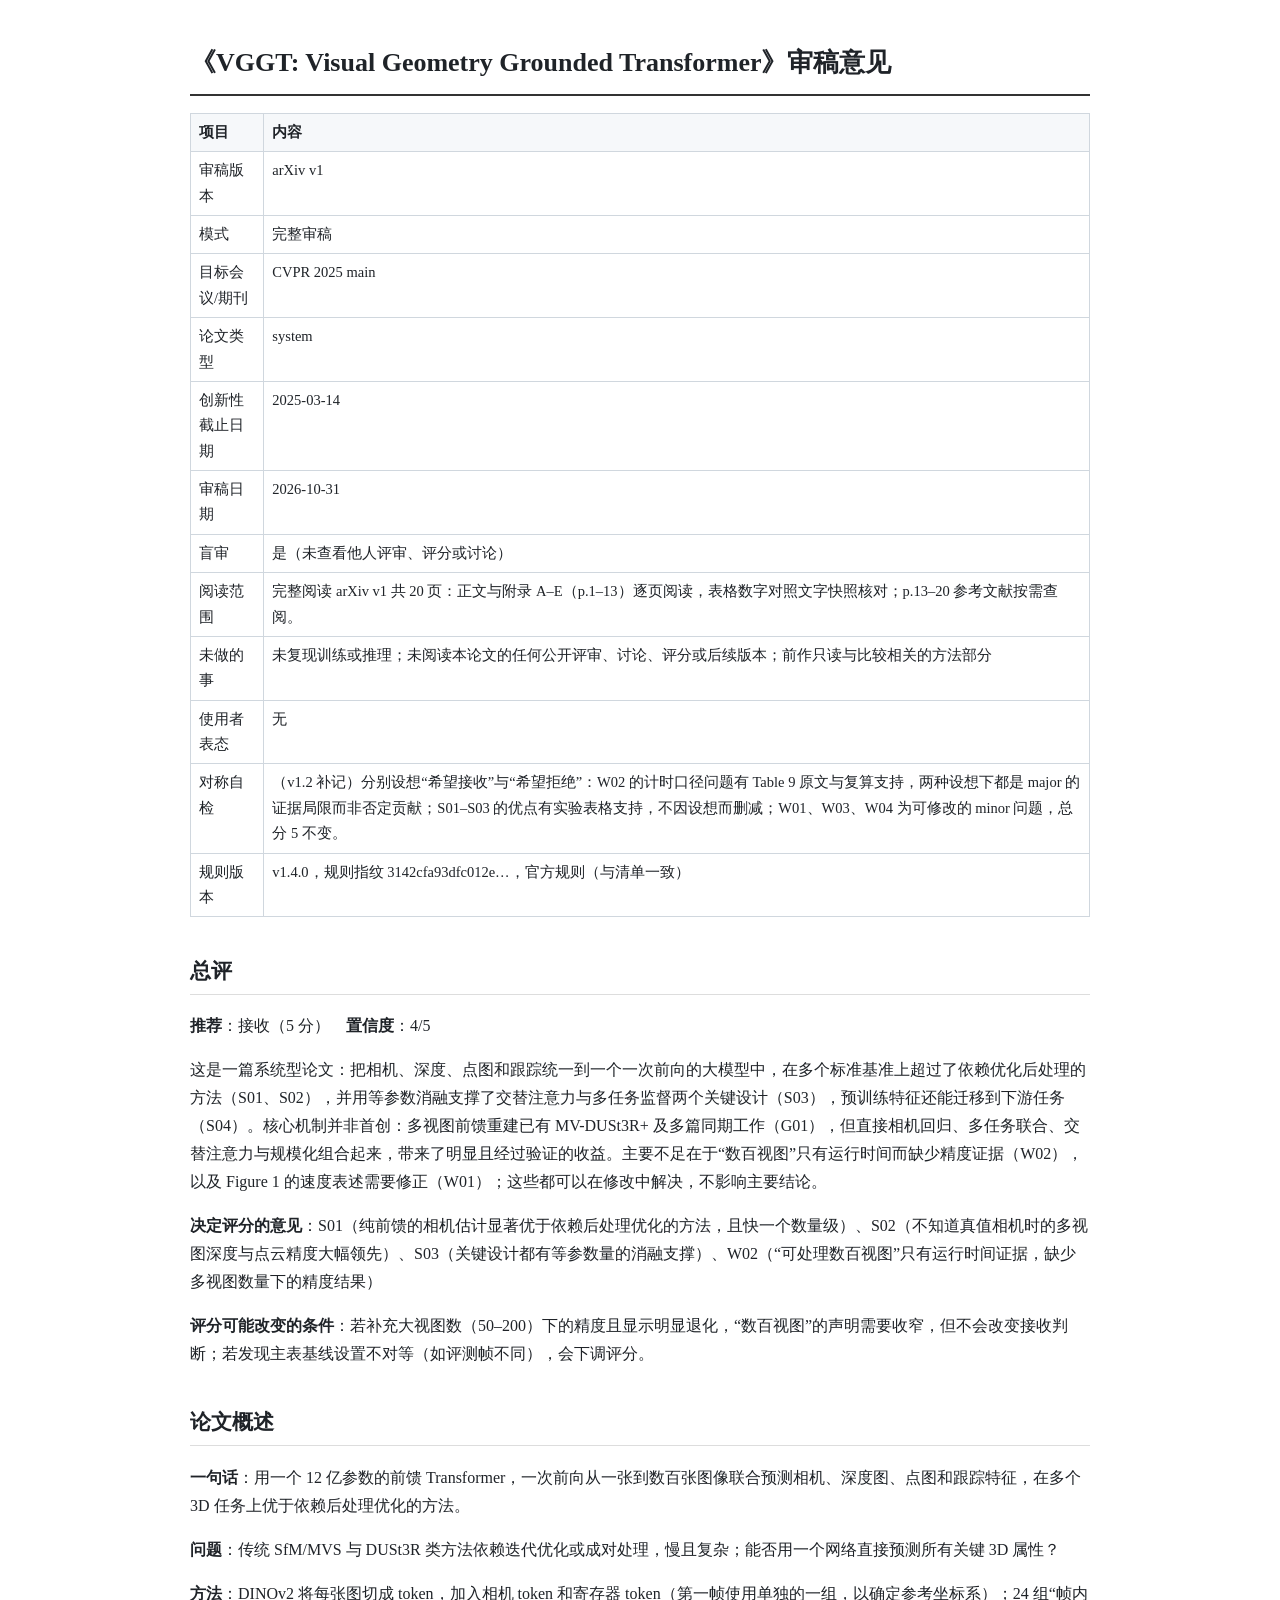
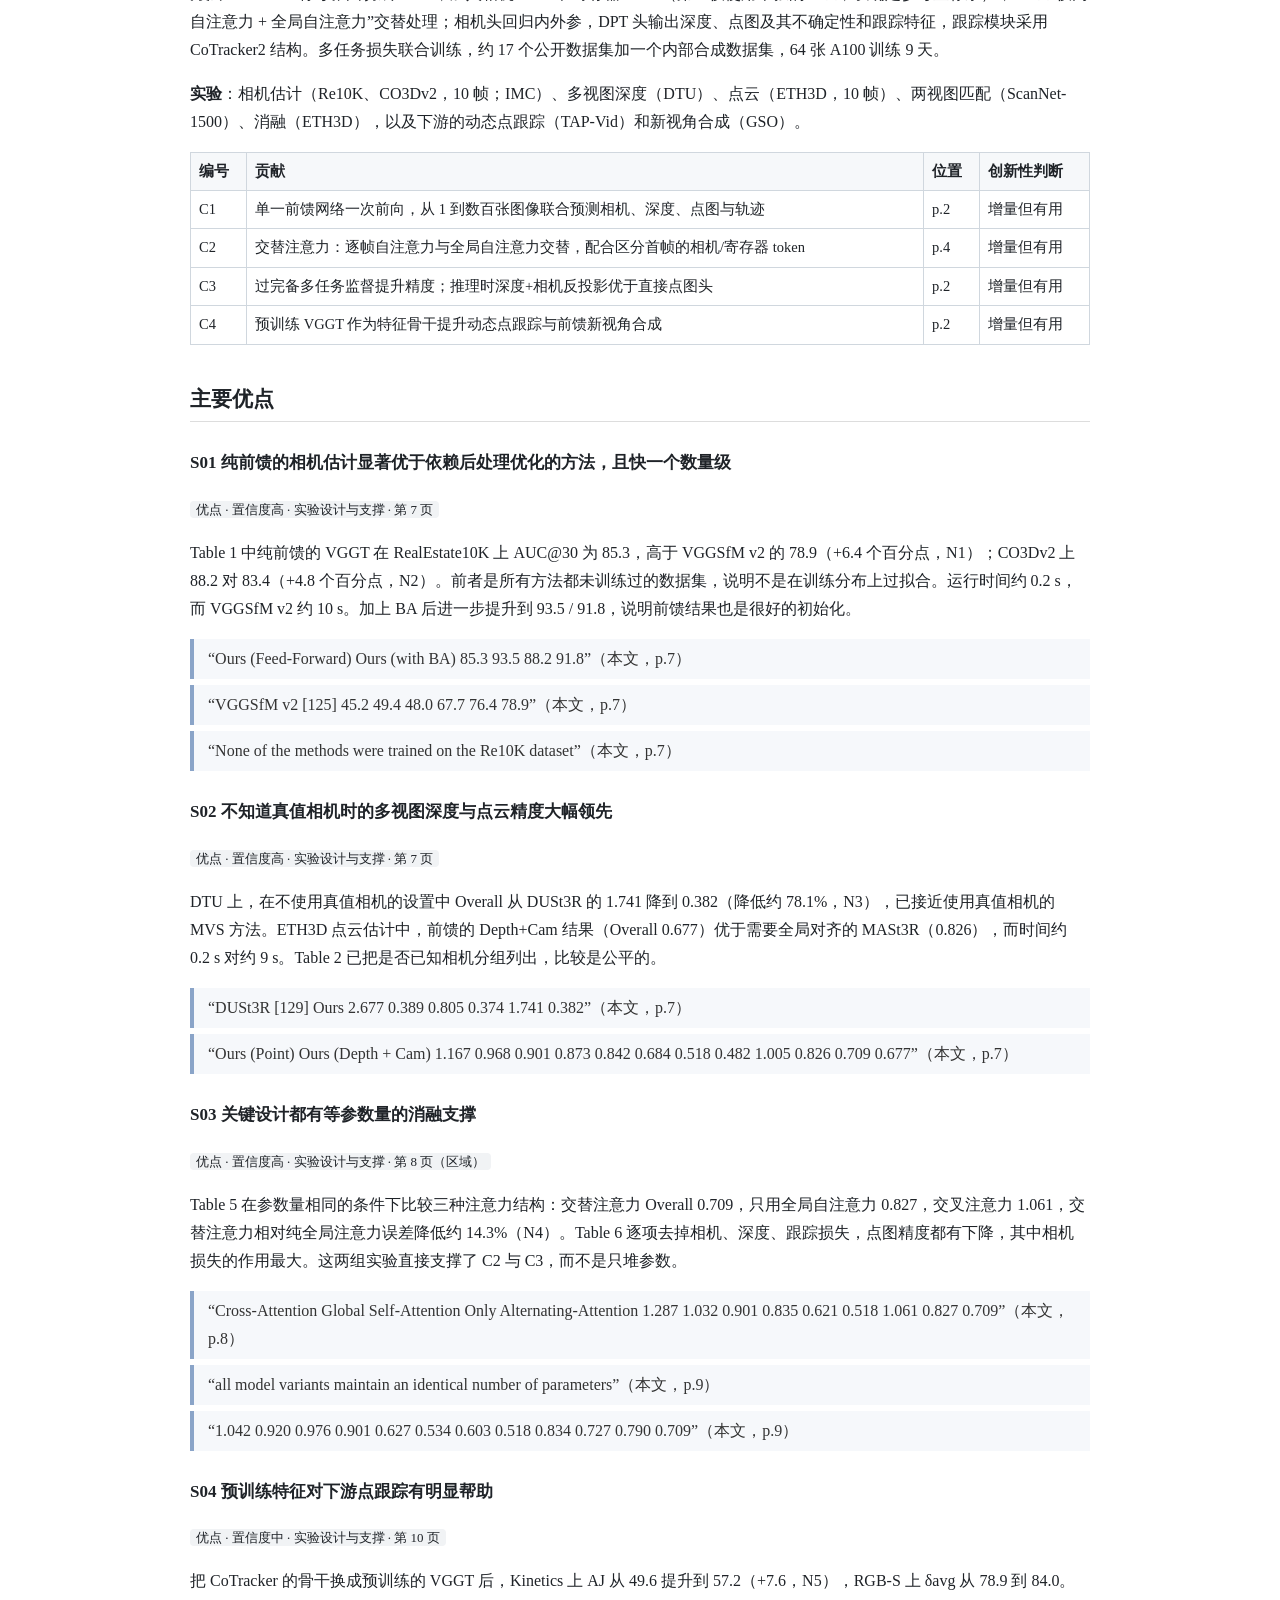
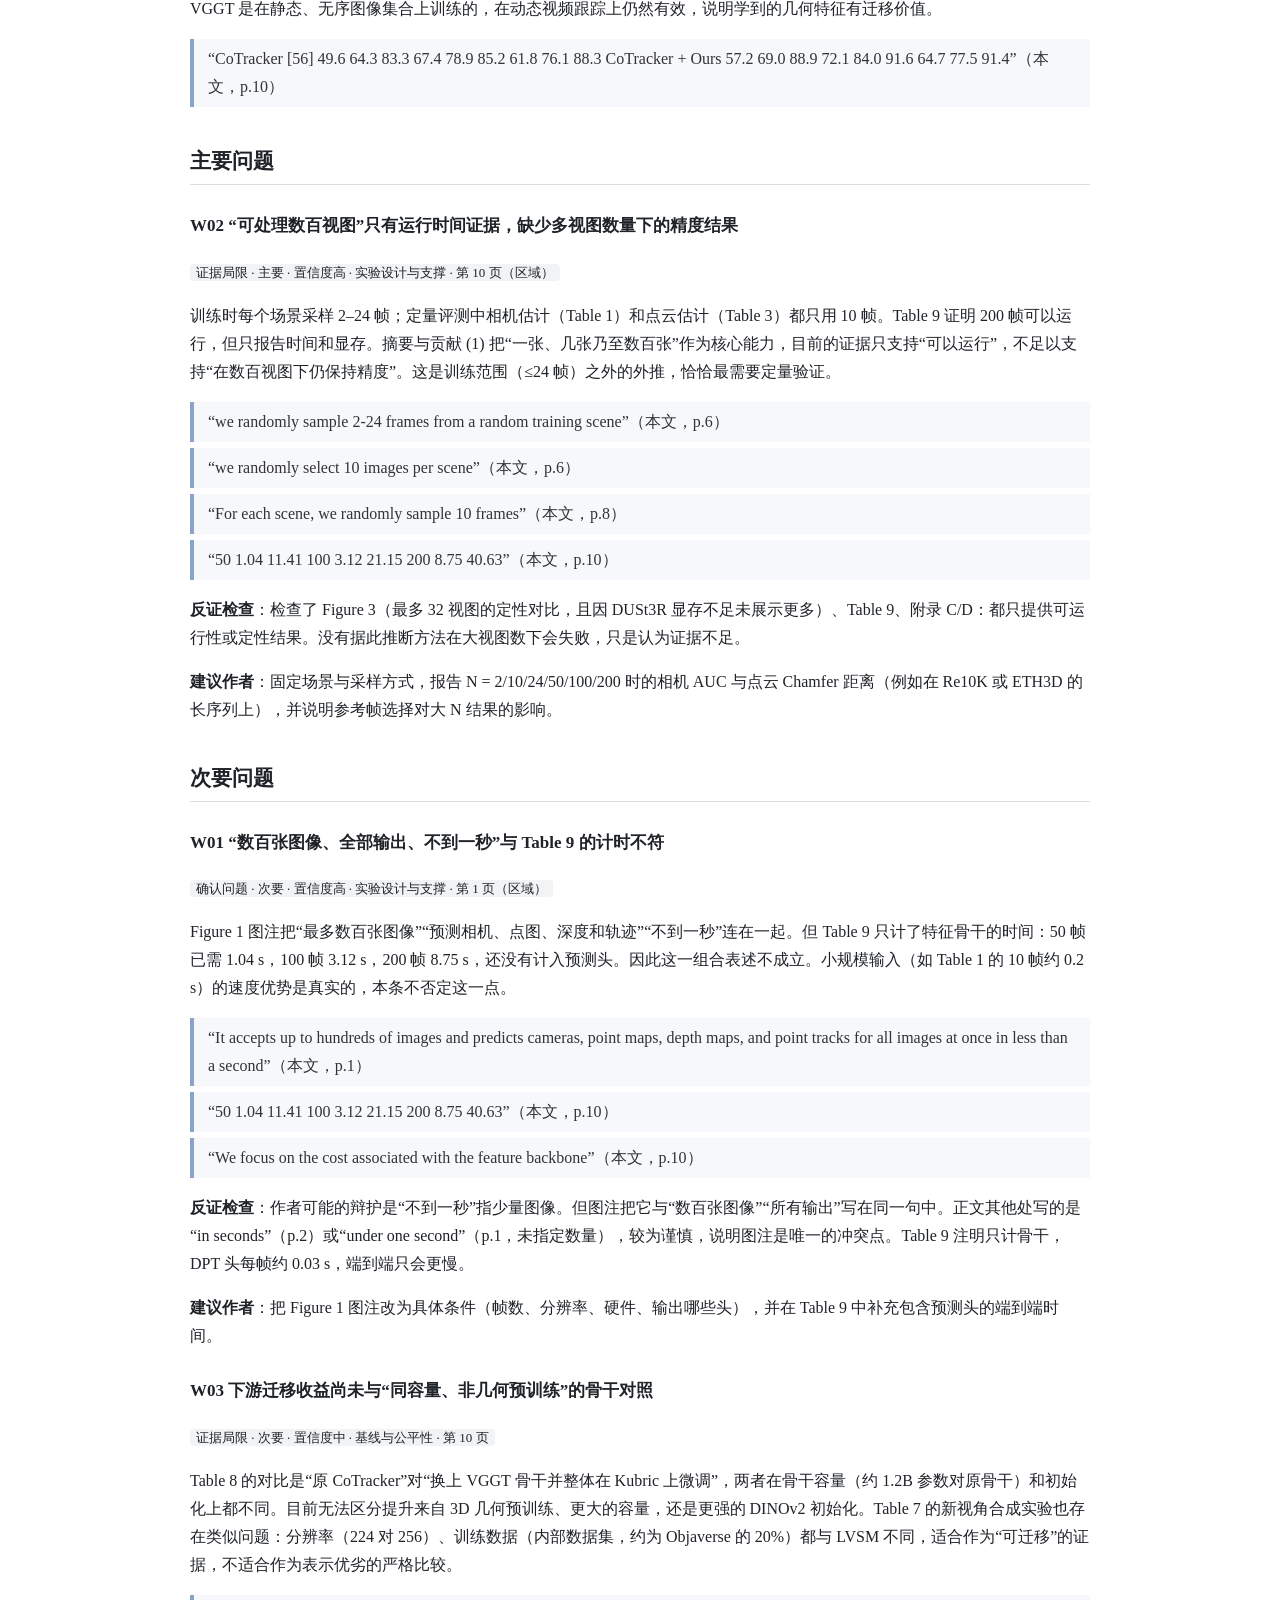
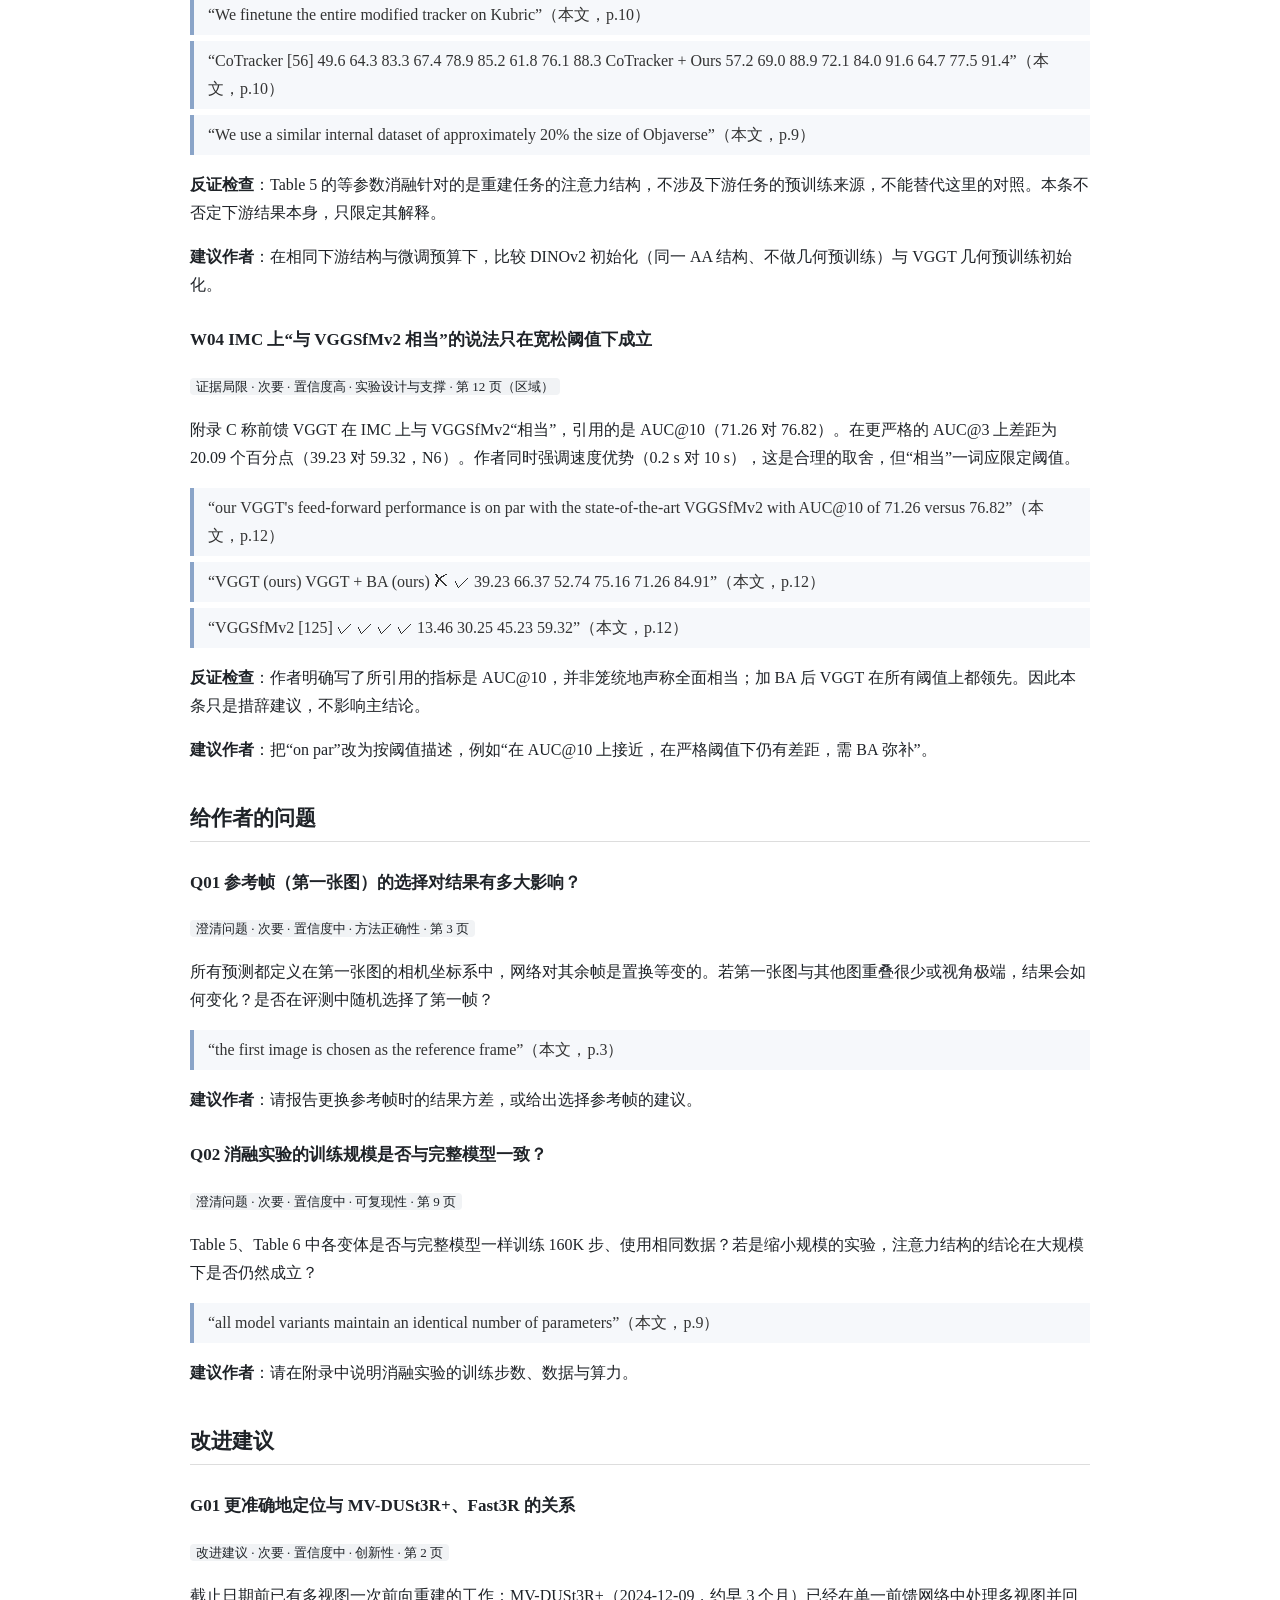
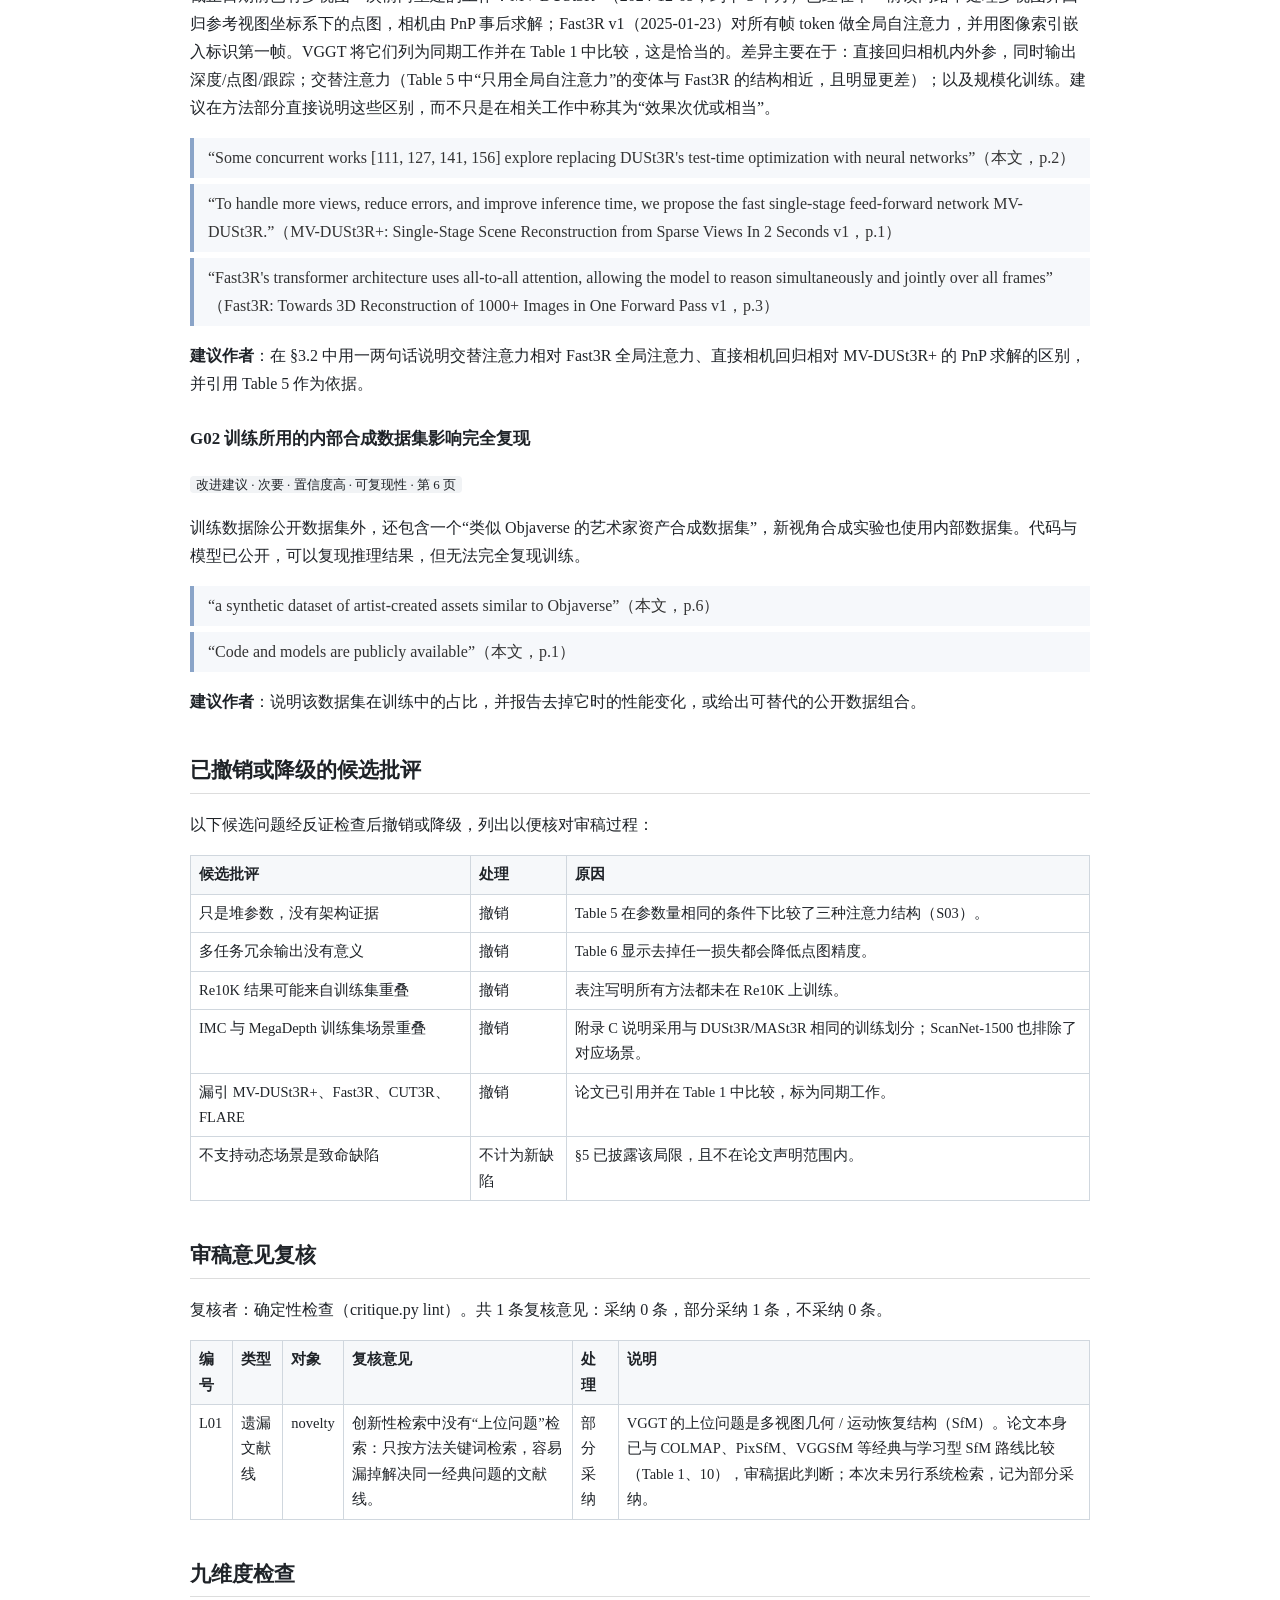
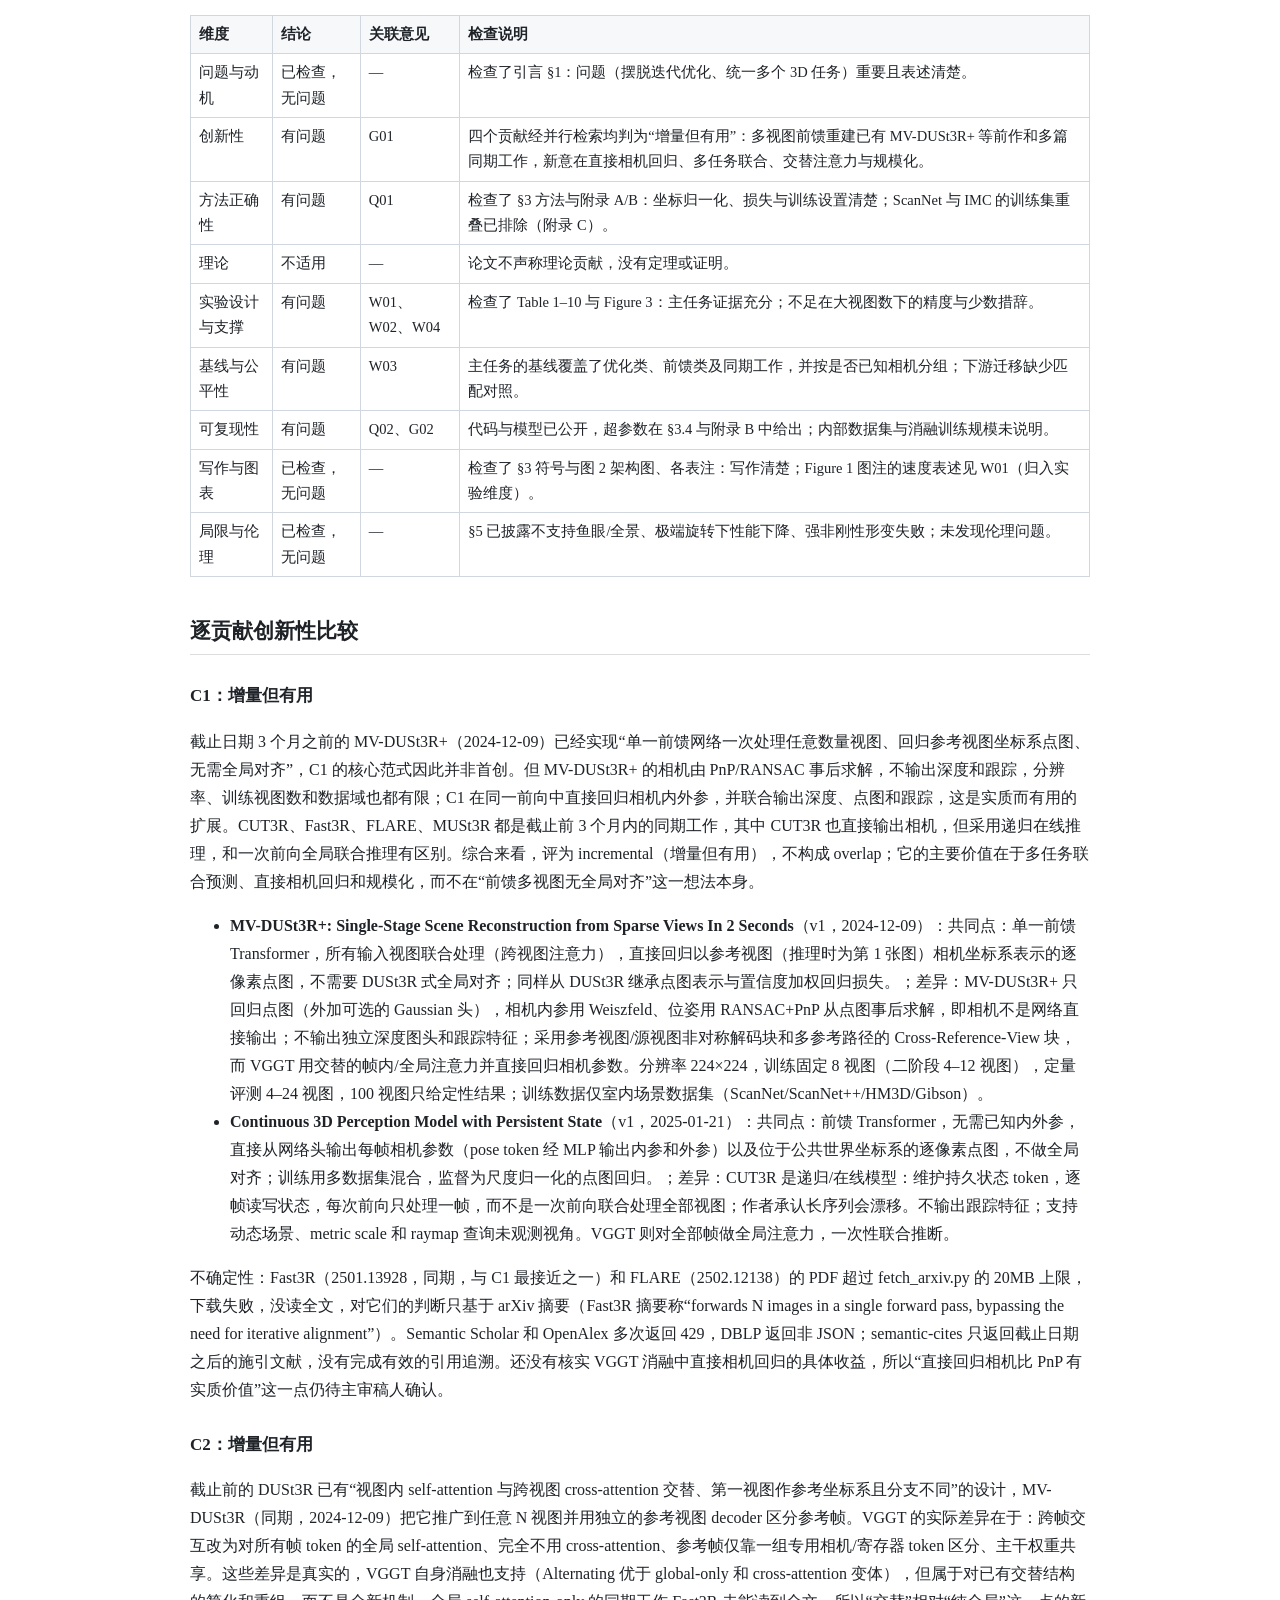
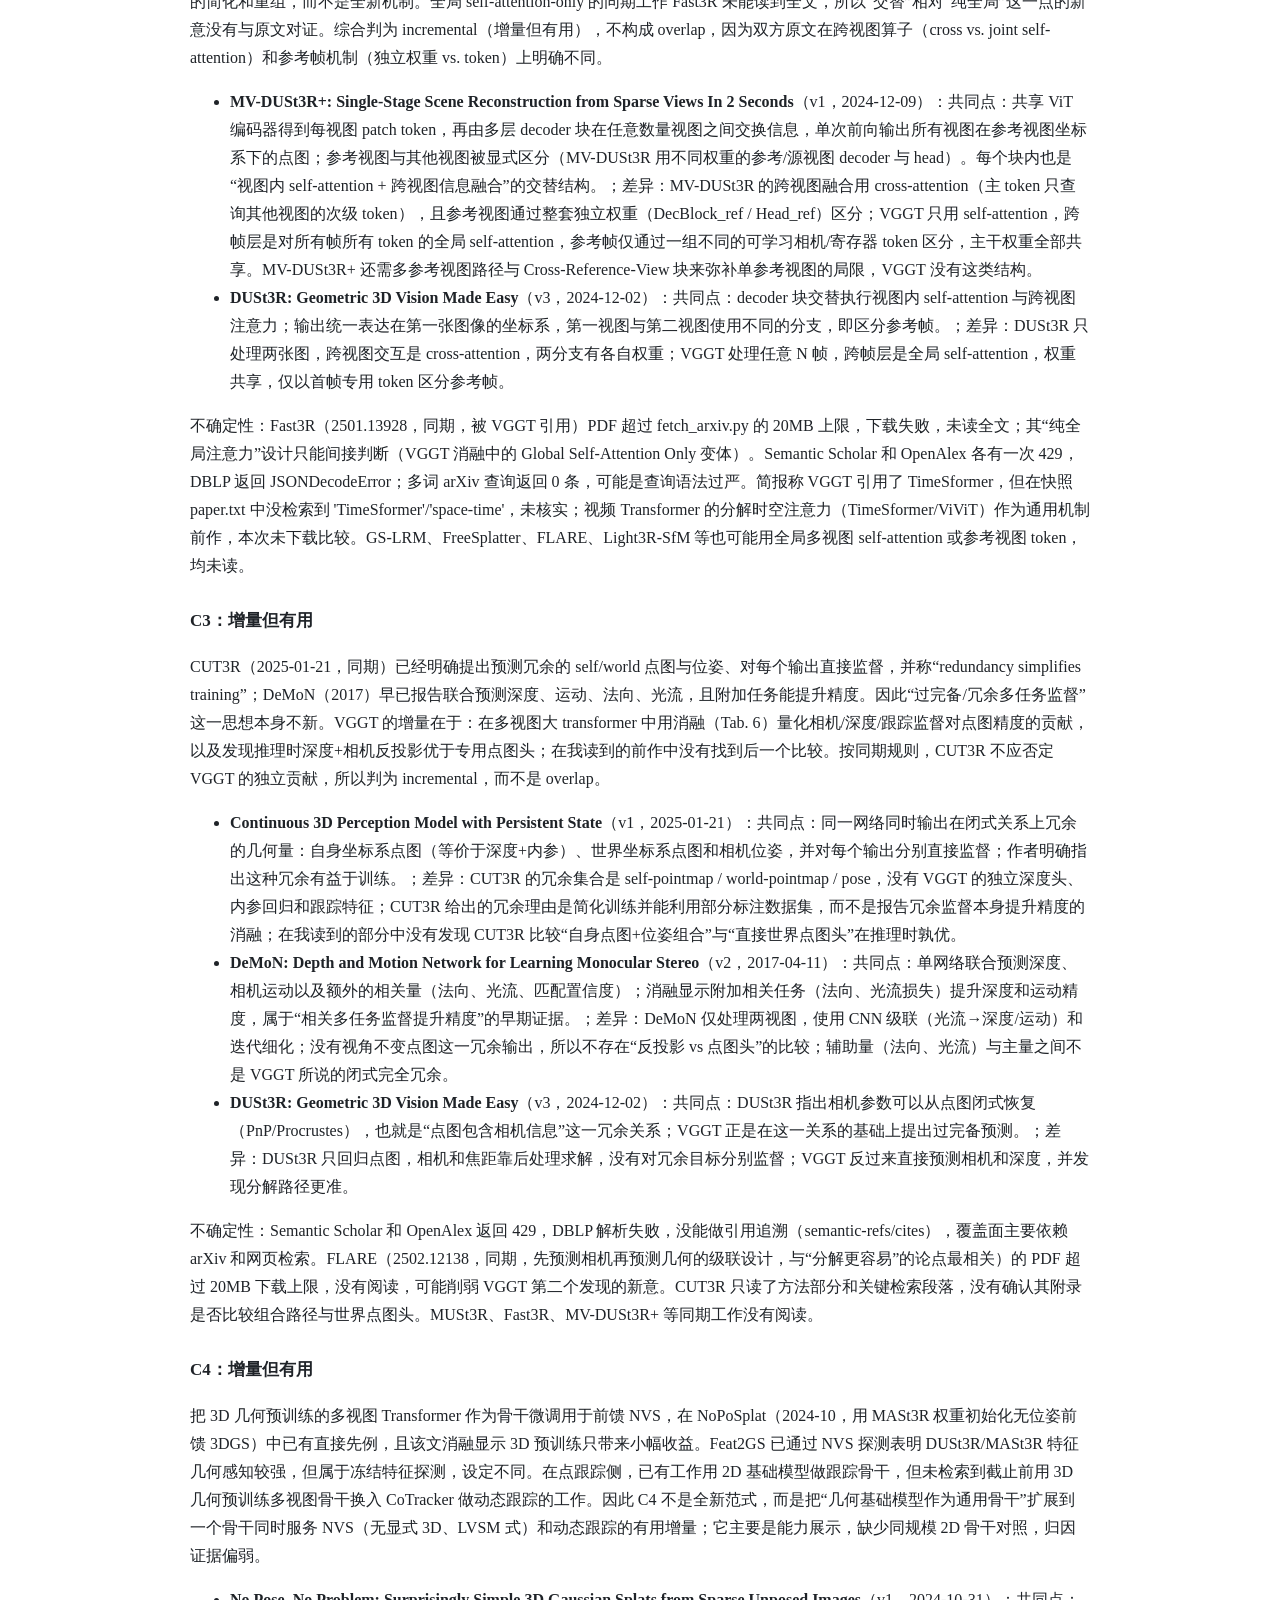
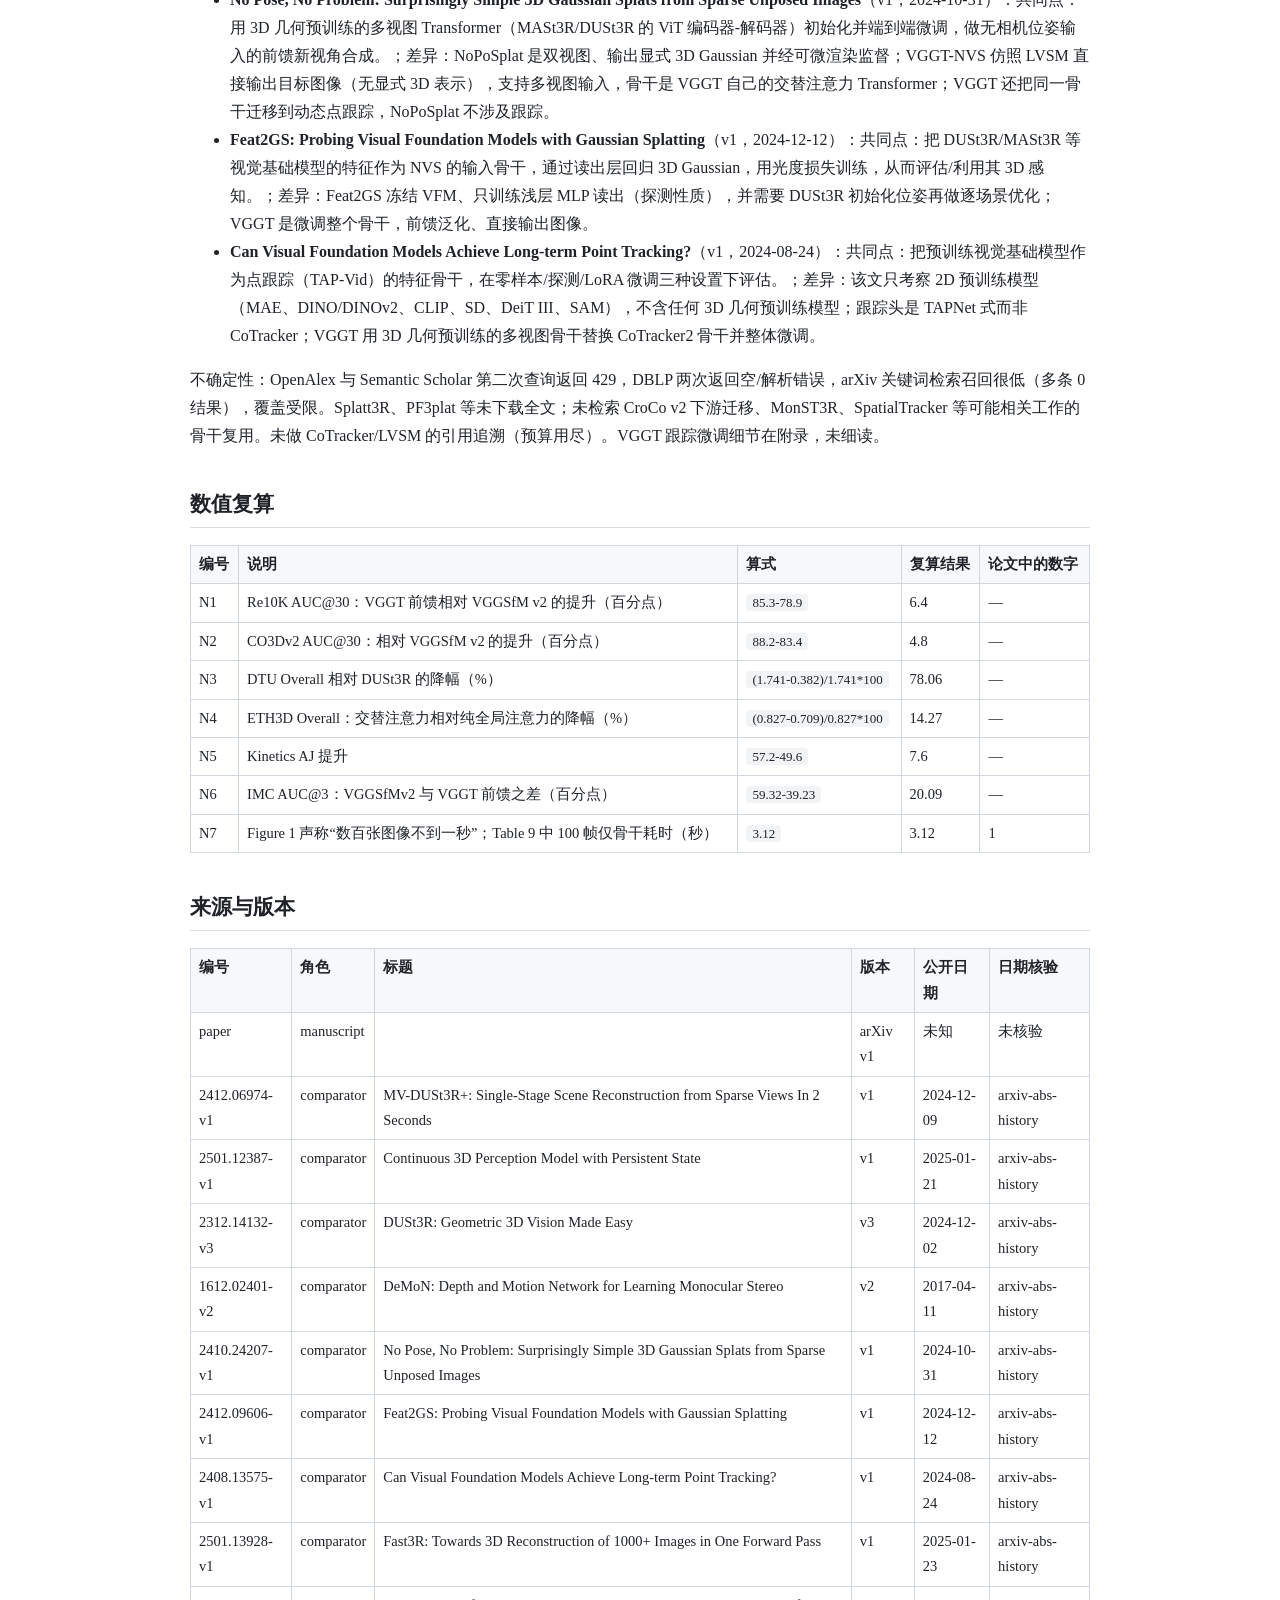
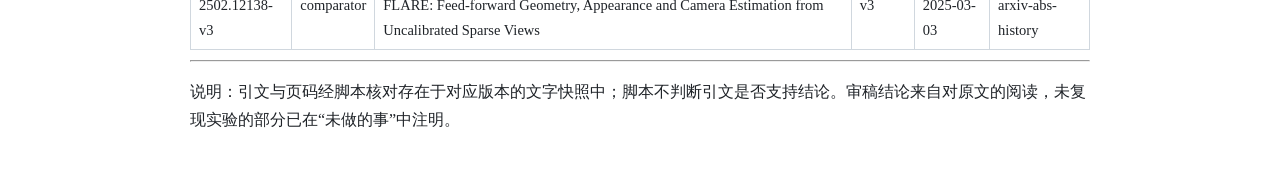
<file: examples/vggt-2503.11651v1/review.html>
<!DOCTYPE html><html lang='zh-CN'><head><meta charset='utf-8'><title>VGGT: Visual Geometry Grounded Transformer</title><style>
body{font-family:"Times New Roman","Songti SC","STSong","SimSun",serif;max-width:900px;margin:40px auto;padding:0 24px;line-height:1.75;color:#1f2328;font-size:16px}
h1{font-size:26px;border-bottom:2px solid #333;padding-bottom:8px}h2{font-size:21px;margin-top:36px;border-bottom:1px solid #ddd;padding-bottom:4px}
h3{font-size:17px;margin-top:26px}code{background:#f1f3f5;border-radius:4px;padding:1px 6px;font-size:13px;font-family:"Times New Roman","Songti SC",serif}
blockquote{margin:6px 0;padding:6px 14px;border-left:4px solid #8aa4c8;background:#f6f8fb;color:#333}
table{border-collapse:collapse;width:100%;margin:10px 0;font-size:14.5px}th,td{border:1px solid #d0d7de;padding:6px 8px;vertical-align:top;text-align:left}th{background:#f6f8fa}
@media print{body{margin:0;max-width:none}h2{page-break-after:avoid}blockquote,table{page-break-inside:avoid}}</style></head><body><h1>《VGGT: Visual Geometry Grounded Transformer》审稿意见</h1><table><thead><tr><th>项目</th><th>内容</th></tr></thead><tbody><tr><td>审稿版本</td><td>arXiv v1</td></tr><tr><td>模式</td><td>完整审稿</td></tr><tr><td>目标会议/期刊</td><td>CVPR 2025 main</td></tr><tr><td>论文类型</td><td>system</td></tr><tr><td>创新性截止日期</td><td>2025-03-14</td></tr><tr><td>审稿日期</td><td>2026-10-31</td></tr><tr><td>盲审</td><td>是（未查看他人评审、评分或讨论）</td></tr><tr><td>阅读范围</td><td>完整阅读 arXiv v1 共 20 页：正文与附录 A–E（p.1–13）逐页阅读，表格数字对照文字快照核对；p.13–20 参考文献按需查阅。</td></tr><tr><td>未做的事</td><td>未复现训练或推理；未阅读本论文的任何公开评审、讨论、评分或后续版本；前作只读与比较相关的方法部分</td></tr><tr><td>使用者表态</td><td>无</td></tr><tr><td>对称自检</td><td>（v1.2 补记）分别设想“希望接收”与“希望拒绝”：W02 的计时口径问题有 Table 9 原文与复算支持，两种设想下都是 major 的证据局限而非否定贡献；S01–S03 的优点有实验表格支持，不因设想而删减；W01、W03、W04 为可修改的 minor 问题，总分 5 不变。</td></tr><tr><td>规则版本</td><td>v1.4.0，规则指纹 3142cfa93dfc012e…，官方规则（与清单一致）</td></tr></tbody></table><h2>总评</h2><p><strong>推荐</strong>：接收（5 分）　<strong>置信度</strong>：4/5</p><p>这是一篇系统型论文：把相机、深度、点图和跟踪统一到一个一次前向的大模型中，在多个标准基准上超过了依赖优化后处理的方法（S01、S02），并用等参数消融支撑了交替注意力与多任务监督两个关键设计（S03），预训练特征还能迁移到下游任务（S04）。核心机制并非首创：多视图前馈重建已有 MV-DUSt3R+ 及多篇同期工作（G01），但直接相机回归、多任务联合、交替注意力与规模化组合起来，带来了明显且经过验证的收益。主要不足在于“数百视图”只有运行时间而缺少精度证据（W02），以及 Figure 1 的速度表述需要修正（W01）；这些都可以在修改中解决，不影响主要结论。</p><p><strong>决定评分的意见</strong>：S01（纯前馈的相机估计显著优于依赖后处理优化的方法，且快一个数量级）、S02（不知道真值相机时的多视图深度与点云精度大幅领先）、S03（关键设计都有等参数量的消融支撑）、W02（“可处理数百视图”只有运行时间证据，缺少多视图数量下的精度结果）</p><p><strong>评分可能改变的条件</strong>：若补充大视图数（50–200）下的精度且显示明显退化，“数百视图”的声明需要收窄，但不会改变接收判断；若发现主表基线设置不对等（如评测帧不同），会下调评分。</p><h2>论文概述</h2><p><strong>一句话</strong>：用一个 12 亿参数的前馈 Transformer，一次前向从一张到数百张图像联合预测相机、深度图、点图和跟踪特征，在多个 3D 任务上优于依赖后处理优化的方法。</p><p><strong>问题</strong>：传统 SfM/MVS 与 DUSt3R 类方法依赖迭代优化或成对处理，慢且复杂；能否用一个网络直接预测所有关键 3D 属性？</p><p><strong>方法</strong>：DINOv2 将每张图切成 token，加入相机 token 和寄存器 token（第一帧使用单独的一组，以确定参考坐标系）；24 组“帧内自注意力 + 全局自注意力”交替处理；相机头回归内外参，DPT 头输出深度、点图及其不确定性和跟踪特征，跟踪模块采用 CoTracker2 结构。多任务损失联合训练，约 17 个公开数据集加一个内部合成数据集，64 张 A100 训练 9 天。</p><p><strong>实验</strong>：相机估计（Re10K、CO3Dv2，10 帧；IMC）、多视图深度（DTU）、点云（ETH3D，10 帧）、两视图匹配（ScanNet-1500）、消融（ETH3D），以及下游的动态点跟踪（TAP-Vid）和新视角合成（GSO）。</p><table><thead><tr><th>编号</th><th>贡献</th><th>位置</th><th>创新性判断</th></tr></thead><tbody><tr><td>C1</td><td>单一前馈网络一次前向，从 1 到数百张图像联合预测相机、深度、点图与轨迹</td><td>p.2</td><td>增量但有用</td></tr><tr><td>C2</td><td>交替注意力：逐帧自注意力与全局自注意力交替，配合区分首帧的相机/寄存器 token</td><td>p.4</td><td>增量但有用</td></tr><tr><td>C3</td><td>过完备多任务监督提升精度；推理时深度+相机反投影优于直接点图头</td><td>p.2</td><td>增量但有用</td></tr><tr><td>C4</td><td>预训练 VGGT 作为特征骨干提升动态点跟踪与前馈新视角合成</td><td>p.2</td><td>增量但有用</td></tr></tbody></table><h2>主要优点</h2><h3 id="S01">S01 纯前馈的相机估计显著优于依赖后处理优化的方法，且快一个数量级</h3><p><code>优点 · 置信度高 · 实验设计与支撑 · 第 7 页</code></p><p>Table 1 中纯前馈的 VGGT 在 RealEstate10K 上 AUC@30 为 85.3，高于 VGGSfM v2 的 78.9（+6.4 个百分点，N1）；CO3Dv2 上 88.2 对 83.4（+4.8 个百分点，N2）。前者是所有方法都未训练过的数据集，说明不是在训练分布上过拟合。运行时间约 0.2 s，而 VGGSfM v2 约 10 s。加上 BA 后进一步提升到 93.5 / 91.8，说明前馈结果也是很好的初始化。</p><blockquote>“Ours (Feed-Forward) Ours (with BA) 85.3 93.5 88.2 91.8”（本文，p.7）</blockquote><blockquote>“VGGSfM v2 [125] 45.2 49.4 48.0 67.7 76.4 78.9”（本文，p.7）</blockquote><blockquote>“None of the methods were trained on the Re10K dataset”（本文，p.7）</blockquote><h3 id="S02">S02 不知道真值相机时的多视图深度与点云精度大幅领先</h3><p><code>优点 · 置信度高 · 实验设计与支撑 · 第 7 页</code></p><p>DTU 上，在不使用真值相机的设置中 Overall 从 DUSt3R 的 1.741 降到 0.382（降低约 78.1%，N3），已接近使用真值相机的 MVS 方法。ETH3D 点云估计中，前馈的 Depth+Cam 结果（Overall 0.677）优于需要全局对齐的 MASt3R（0.826），而时间约 0.2 s 对约 9 s。Table 2 已把是否已知相机分组列出，比较是公平的。</p><blockquote>“DUSt3R [129] Ours 2.677 0.389 0.805 0.374 1.741 0.382”（本文，p.7）</blockquote><blockquote>“Ours (Point) Ours (Depth + Cam) 1.167 0.968 0.901 0.873 0.842 0.684 0.518 0.482 1.005 0.826 0.709 0.677”（本文，p.7）</blockquote><h3 id="S03">S03 关键设计都有等参数量的消融支撑</h3><p><code>优点 · 置信度高 · 实验设计与支撑 · 第 8 页（区域）</code></p><p>Table 5 在参数量相同的条件下比较三种注意力结构：交替注意力 Overall 0.709，只用全局自注意力 0.827，交叉注意力 1.061，交替注意力相对纯全局注意力误差降低约 14.3%（N4）。Table 6 逐项去掉相机、深度、跟踪损失，点图精度都有下降，其中相机损失的作用最大。这两组实验直接支撑了 C2 与 C3，而不是只堆参数。</p><blockquote>“Cross-Attention Global Self-Attention Only Alternating-Attention 1.287 1.032 0.901 0.835 0.621 0.518 1.061 0.827 0.709”（本文，p.8）</blockquote><blockquote>“all model variants maintain an identical number of parameters”（本文，p.9）</blockquote><blockquote>“1.042 0.920 0.976 0.901 0.627 0.534 0.603 0.518 0.834 0.727 0.790 0.709”（本文，p.9）</blockquote><h3 id="S04">S04 预训练特征对下游点跟踪有明显帮助</h3><p><code>优点 · 置信度中 · 实验设计与支撑 · 第 10 页</code></p><p>把 CoTracker 的骨干换成预训练的 VGGT 后，Kinetics 上 AJ 从 49.6 提升到 57.2（+7.6，N5），RGB-S 上 δavg 从 78.9 到 84.0。VGGT 是在静态、无序图像集合上训练的，在动态视频跟踪上仍然有效，说明学到的几何特征有迁移价值。</p><blockquote>“CoTracker [56] 49.6 64.3 83.3 67.4 78.9 85.2 61.8 76.1 88.3 CoTracker + Ours 57.2 69.0 88.9 72.1 84.0 91.6 64.7 77.5 91.4”（本文，p.10）</blockquote><h2>主要问题</h2><h3 id="W02">W02 “可处理数百视图”只有运行时间证据，缺少多视图数量下的精度结果</h3><p><code>证据局限 · 主要 · 置信度高 · 实验设计与支撑 · 第 10 页（区域）</code></p><p>训练时每个场景采样 2–24 帧；定量评测中相机估计（Table 1）和点云估计（Table 3）都只用 10 帧。Table 9 证明 200 帧可以运行，但只报告时间和显存。摘要与贡献 (1) 把“一张、几张乃至数百张”作为核心能力，目前的证据只支持“可以运行”，不足以支持“在数百视图下仍保持精度”。这是训练范围（≤24 帧）之外的外推，恰恰最需要定量验证。</p><blockquote>“we randomly sample 2-24 frames from a random training scene”（本文，p.6）</blockquote><blockquote>“we randomly select 10 images per scene”（本文，p.6）</blockquote><blockquote>“For each scene, we randomly sample 10 frames”（本文，p.8）</blockquote><blockquote>“50 1.04 11.41 100 3.12 21.15 200 8.75 40.63”（本文，p.10）</blockquote><p><strong>反证检查</strong>：检查了 Figure 3（最多 32 视图的定性对比，且因 DUSt3R 显存不足未展示更多）、Table 9、附录 C/D：都只提供可运行性或定性结果。没有据此推断方法在大视图数下会失败，只是认为证据不足。</p><p><strong>建议作者</strong>：固定场景与采样方式，报告 N = 2/10/24/50/100/200 时的相机 AUC 与点云 Chamfer 距离（例如在 Re10K 或 ETH3D 的长序列上），并说明参考帧选择对大 N 结果的影响。</p><h2>次要问题</h2><h3 id="W01">W01 “数百张图像、全部输出、不到一秒”与 Table 9 的计时不符</h3><p><code>确认问题 · 次要 · 置信度高 · 实验设计与支撑 · 第 1 页（区域）</code></p><p>Figure 1 图注把“最多数百张图像”“预测相机、点图、深度和轨迹”“不到一秒”连在一起。但 Table 9 只计了特征骨干的时间：50 帧已需 1.04 s，100 帧 3.12 s，200 帧 8.75 s，还没有计入预测头。因此这一组合表述不成立。小规模输入（如 Table 1 的 10 帧约 0.2 s）的速度优势是真实的，本条不否定这一点。</p><blockquote>“It accepts up to hundreds of images and predicts cameras, point maps, depth maps, and point tracks for all images at once in less than a second”（本文，p.1）</blockquote><blockquote>“50 1.04 11.41 100 3.12 21.15 200 8.75 40.63”（本文，p.10）</blockquote><blockquote>“We focus on the cost associated with the feature backbone”（本文，p.10）</blockquote><p><strong>反证检查</strong>：作者可能的辩护是“不到一秒”指少量图像。但图注把它与“数百张图像”“所有输出”写在同一句中。正文其他处写的是“in seconds”（p.2）或“under one second”（p.1，未指定数量），较为谨慎，说明图注是唯一的冲突点。Table 9 注明只计骨干，DPT 头每帧约 0.03 s，端到端只会更慢。</p><p><strong>建议作者</strong>：把 Figure 1 图注改为具体条件（帧数、分辨率、硬件、输出哪些头），并在 Table 9 中补充包含预测头的端到端时间。</p><h3 id="W03">W03 下游迁移收益尚未与“同容量、非几何预训练”的骨干对照</h3><p><code>证据局限 · 次要 · 置信度中 · 基线与公平性 · 第 10 页</code></p><p>Table 8 的对比是“原 CoTracker”对“换上 VGGT 骨干并整体在 Kubric 上微调”，两者在骨干容量（约 1.2B 参数对原骨干）和初始化上都不同。目前无法区分提升来自 3D 几何预训练、更大的容量，还是更强的 DINOv2 初始化。Table 7 的新视角合成实验也存在类似问题：分辨率（224 对 256）、训练数据（内部数据集，约为 Objaverse 的 20%）都与 LVSM 不同，适合作为“可迁移”的证据，不适合作为表示优劣的严格比较。</p><blockquote>“We finetune the entire modified tracker on Kubric”（本文，p.10）</blockquote><blockquote>“CoTracker [56] 49.6 64.3 83.3 67.4 78.9 85.2 61.8 76.1 88.3 CoTracker + Ours 57.2 69.0 88.9 72.1 84.0 91.6 64.7 77.5 91.4”（本文，p.10）</blockquote><blockquote>“We use a similar internal dataset of approximately 20% the size of Objaverse”（本文，p.9）</blockquote><p><strong>反证检查</strong>：Table 5 的等参数消融针对的是重建任务的注意力结构，不涉及下游任务的预训练来源，不能替代这里的对照。本条不否定下游结果本身，只限定其解释。</p><p><strong>建议作者</strong>：在相同下游结构与微调预算下，比较 DINOv2 初始化（同一 AA 结构、不做几何预训练）与 VGGT 几何预训练初始化。</p><h3 id="W04">W04 IMC 上“与 VGGSfMv2 相当”的说法只在宽松阈值下成立</h3><p><code>证据局限 · 次要 · 置信度高 · 实验设计与支撑 · 第 12 页（区域）</code></p><p>附录 C 称前馈 VGGT 在 IMC 上与 VGGSfMv2“相当”，引用的是 AUC@10（71.26 对 76.82）。在更严格的 AUC@3 上差距为 20.09 个百分点（39.23 对 59.32，N6）。作者同时强调速度优势（0.2 s 对 10 s），这是合理的取舍，但“相当”一词应限定阈值。</p><blockquote>“our VGGT&#x27;s feed-forward performance is on par with the state-of-the-art VGGSfMv2 with AUC@10 of 71.26 versus 76.82”（本文，p.12）</blockquote><blockquote>“VGGT (ours) VGGT + BA (ours) ✗ ✓ 39.23 66.37 52.74 75.16 71.26 84.91”（本文，p.12）</blockquote><blockquote>“VGGSfMv2 [125] ✓ ✓ ✓ ✓ 13.46 30.25 45.23 59.32”（本文，p.12）</blockquote><p><strong>反证检查</strong>：作者明确写了所引用的指标是 AUC@10，并非笼统地声称全面相当；加 BA 后 VGGT 在所有阈值上都领先。因此本条只是措辞建议，不影响主结论。</p><p><strong>建议作者</strong>：把“on par”改为按阈值描述，例如“在 AUC@10 上接近，在严格阈值下仍有差距，需 BA 弥补”。</p><h2>给作者的问题</h2><h3 id="Q01">Q01 参考帧（第一张图）的选择对结果有多大影响？</h3><p><code>澄清问题 · 次要 · 置信度中 · 方法正确性 · 第 3 页</code></p><p>所有预测都定义在第一张图的相机坐标系中，网络对其余帧是置换等变的。若第一张图与其他图重叠很少或视角极端，结果会如何变化？是否在评测中随机选择了第一帧？</p><blockquote>“the first image is chosen as the reference frame”（本文，p.3）</blockquote><p><strong>建议作者</strong>：请报告更换参考帧时的结果方差，或给出选择参考帧的建议。</p><h3 id="Q02">Q02 消融实验的训练规模是否与完整模型一致？</h3><p><code>澄清问题 · 次要 · 置信度中 · 可复现性 · 第 9 页</code></p><p>Table 5、Table 6 中各变体是否与完整模型一样训练 160K 步、使用相同数据？若是缩小规模的实验，注意力结构的结论在大规模下是否仍然成立？</p><blockquote>“all model variants maintain an identical number of parameters”（本文，p.9）</blockquote><p><strong>建议作者</strong>：请在附录中说明消融实验的训练步数、数据与算力。</p><h2>改进建议</h2><h3 id="G01">G01 更准确地定位与 MV-DUSt3R+、Fast3R 的关系</h3><p><code>改进建议 · 次要 · 置信度中 · 创新性 · 第 2 页</code></p><p>截止日期前已有多视图一次前向重建的工作：MV-DUSt3R+（2024-12-09，约早 3 个月）已经在单一前馈网络中处理多视图并回归参考视图坐标系下的点图，相机由 PnP 事后求解；Fast3R v1（2025-01-23）对所有帧 token 做全局自注意力，并用图像索引嵌入标识第一帧。VGGT 将它们列为同期工作并在 Table 1 中比较，这是恰当的。差异主要在于：直接回归相机内外参，同时输出深度/点图/跟踪；交替注意力（Table 5 中“只用全局自注意力”的变体与 Fast3R 的结构相近，且明显更差）；以及规模化训练。建议在方法部分直接说明这些区别，而不只是在相关工作中称其为“效果次优或相当”。</p><blockquote>“Some concurrent works [111, 127, 141, 156] explore replacing DUSt3R&#x27;s test-time optimization with neural networks”（本文，p.2）</blockquote><blockquote>“To handle more views, reduce errors, and improve inference time, we propose the fast single-stage feed-forward network MV-DUSt3R.”（MV-DUSt3R+: Single-Stage Scene Reconstruction from Sparse Views In 2 Seconds v1，p.1）</blockquote><blockquote>“Fast3R&#x27;s transformer architecture uses all-to-all attention, allowing the model to reason simultaneously and jointly over all frames”（Fast3R: Towards 3D Reconstruction of 1000+ Images in One Forward Pass v1，p.3）</blockquote><p><strong>建议作者</strong>：在 §3.2 中用一两句话说明交替注意力相对 Fast3R 全局注意力、直接相机回归相对 MV-DUSt3R+ 的 PnP 求解的区别，并引用 Table 5 作为依据。</p><h3 id="G02">G02 训练所用的内部合成数据集影响完全复现</h3><p><code>改进建议 · 次要 · 置信度高 · 可复现性 · 第 6 页</code></p><p>训练数据除公开数据集外，还包含一个“类似 Objaverse 的艺术家资产合成数据集”，新视角合成实验也使用内部数据集。代码与模型已公开，可以复现推理结果，但无法完全复现训练。</p><blockquote>“a synthetic dataset of artist-created assets similar to Objaverse”（本文，p.6）</blockquote><blockquote>“Code and models are publicly available”（本文，p.1）</blockquote><p><strong>建议作者</strong>：说明该数据集在训练中的占比，并报告去掉它时的性能变化，或给出可替代的公开数据组合。</p><h2>已撤销或降级的候选批评</h2><p>以下候选问题经反证检查后撤销或降级，列出以便核对审稿过程：</p><table><thead><tr><th>候选批评</th><th>处理</th><th>原因</th></tr></thead><tbody><tr><td>只是堆参数，没有架构证据</td><td>撤销</td><td>Table 5 在参数量相同的条件下比较了三种注意力结构（S03）。</td></tr><tr><td>多任务冗余输出没有意义</td><td>撤销</td><td>Table 6 显示去掉任一损失都会降低点图精度。</td></tr><tr><td>Re10K 结果可能来自训练集重叠</td><td>撤销</td><td>表注写明所有方法都未在 Re10K 上训练。</td></tr><tr><td>IMC 与 MegaDepth 训练集场景重叠</td><td>撤销</td><td>附录 C 说明采用与 DUSt3R/MASt3R 相同的训练划分；ScanNet-1500 也排除了对应场景。</td></tr><tr><td>漏引 MV-DUSt3R+、Fast3R、CUT3R、FLARE</td><td>撤销</td><td>论文已引用并在 Table 1 中比较，标为同期工作。</td></tr><tr><td>不支持动态场景是致命缺陷</td><td>不计为新缺陷</td><td>§5 已披露该局限，且不在论文声明范围内。</td></tr></tbody></table><h2>审稿意见复核</h2><p>复核者：确定性检查（critique.py lint）。共 1 条复核意见：采纳 0 条，部分采纳 1 条，不采纳 0 条。</p><table><thead><tr><th>编号</th><th>类型</th><th>对象</th><th>复核意见</th><th>处理</th><th>说明</th></tr></thead><tbody><tr><td>L01</td><td>遗漏文献线</td><td>novelty</td><td>创新性检索中没有“上位问题”检索：只按方法关键词检索，容易漏掉解决同一经典问题的文献线。</td><td>部分采纳</td><td>VGGT 的上位问题是多视图几何 / 运动恢复结构（SfM）。论文本身已与 COLMAP、PixSfM、VGGSfM 等经典与学习型 SfM 路线比较（Table 1、10），审稿据此判断；本次未另行系统检索，记为部分采纳。</td></tr></tbody></table><h2>九维度检查</h2><table><thead><tr><th>维度</th><th>结论</th><th>关联意见</th><th>检查说明</th></tr></thead><tbody><tr><td>问题与动机</td><td>已检查，无问题</td><td>—</td><td>检查了引言 §1：问题（摆脱迭代优化、统一多个 3D 任务）重要且表述清楚。</td></tr><tr><td>创新性</td><td>有问题</td><td>G01</td><td>四个贡献经并行检索均判为“增量但有用”：多视图前馈重建已有 MV-DUSt3R+ 等前作和多篇同期工作，新意在直接相机回归、多任务联合、交替注意力与规模化。</td></tr><tr><td>方法正确性</td><td>有问题</td><td>Q01</td><td>检查了 §3 方法与附录 A/B：坐标归一化、损失与训练设置清楚；ScanNet 与 IMC 的训练集重叠已排除（附录 C）。</td></tr><tr><td>理论</td><td>不适用</td><td>—</td><td>论文不声称理论贡献，没有定理或证明。</td></tr><tr><td>实验设计与支撑</td><td>有问题</td><td>W01、W02、W04</td><td>检查了 Table 1–10 与 Figure 3：主任务证据充分；不足在大视图数下的精度与少数措辞。</td></tr><tr><td>基线与公平性</td><td>有问题</td><td>W03</td><td>主任务的基线覆盖了优化类、前馈类及同期工作，并按是否已知相机分组；下游迁移缺少匹配对照。</td></tr><tr><td>可复现性</td><td>有问题</td><td>Q02、G02</td><td>代码与模型已公开，超参数在 §3.4 与附录 B 中给出；内部数据集与消融训练规模未说明。</td></tr><tr><td>写作与图表</td><td>已检查，无问题</td><td>—</td><td>检查了 §3 符号与图 2 架构图、各表注：写作清楚；Figure 1 图注的速度表述见 W01（归入实验维度）。</td></tr><tr><td>局限与伦理</td><td>已检查，无问题</td><td>—</td><td>§5 已披露不支持鱼眼/全景、极端旋转下性能下降、强非刚性形变失败；未发现伦理问题。</td></tr></tbody></table><h2>逐贡献创新性比较</h2><h3 id="C1">C1：增量但有用</h3><p>截止日期 3 个月之前的 MV-DUSt3R+（2024-12-09）已经实现“单一前馈网络一次处理任意数量视图、回归参考视图坐标系点图、无需全局对齐”，C1 的核心范式因此并非首创。但 MV-DUSt3R+ 的相机由 PnP/RANSAC 事后求解，不输出深度和跟踪，分辨率、训练视图数和数据域也都有限；C1 在同一前向中直接回归相机内外参，并联合输出深度、点图和跟踪，这是实质而有用的扩展。CUT3R、Fast3R、FLARE、MUSt3R 都是截止前 3 个月内的同期工作，其中 CUT3R 也直接输出相机，但采用递归在线推理，和一次前向全局联合推理有区别。综合来看，评为 incremental（增量但有用），不构成 overlap；它的主要价值在于多任务联合预测、直接相机回归和规模化，而不在“前馈多视图无全局对齐”这一想法本身。</p><ul><li><strong>MV-DUSt3R+: Single-Stage Scene Reconstruction from Sparse Views In 2 Seconds</strong>（v1，2024-12-09）：共同点：单一前馈 Transformer，所有输入视图联合处理（跨视图注意力），直接回归以参考视图（推理时为第 1 张图）相机坐标系表示的逐像素点图，不需要 DUSt3R 式全局对齐；同样从 DUSt3R 继承点图表示与置信度加权回归损失。；差异：MV-DUSt3R+ 只回归点图（外加可选的 Gaussian 头），相机内参用 Weiszfeld、位姿用 RANSAC+PnP 从点图事后求解，即相机不是网络直接输出；不输出独立深度图头和跟踪特征；采用参考视图/源视图非对称解码块和多参考路径的 Cross-Reference-View 块，而 VGGT 用交替的帧内/全局注意力并直接回归相机参数。分辨率 224×224，训练固定 8 视图（二阶段 4–12 视图），定量评测 4–24 视图，100 视图只给定性结果；训练数据仅室内场景数据集（ScanNet/ScanNet++/HM3D/Gibson）。</li><li><strong>Continuous 3D Perception Model with Persistent State</strong>（v1，2025-01-21）：共同点：前馈 Transformer，无需已知内外参，直接从网络头输出每帧相机参数（pose token 经 MLP 输出内参和外参）以及位于公共世界坐标系的逐像素点图，不做全局对齐；训练用多数据集混合，监督为尺度归一化的点图回归。；差异：CUT3R 是递归/在线模型：维护持久状态 token，逐帧读写状态，每次前向只处理一帧，而不是一次前向联合处理全部视图；作者承认长序列会漂移。不输出跟踪特征；支持动态场景、metric scale 和 raymap 查询未观测视角。VGGT 则对全部帧做全局注意力，一次性联合推断。</li></ul><p>不确定性：Fast3R（2501.13928，同期，与 C1 最接近之一）和 FLARE（2502.12138）的 PDF 超过 fetch_arxiv.py 的 20MB 上限，下载失败，没读全文，对它们的判断只基于 arXiv 摘要（Fast3R 摘要称“forwards N images in a single forward pass, bypassing the need for iterative alignment”）。Semantic Scholar 和 OpenAlex 多次返回 429，DBLP 返回非 JSON；semantic-cites 只返回截止日期之后的施引文献，没有完成有效的引用追溯。还没有核实 VGGT 消融中直接相机回归的具体收益，所以“直接回归相机比 PnP 有实质价值”这一点仍待主审稿人确认。</p><h3 id="C2">C2：增量但有用</h3><p>截止前的 DUSt3R 已有“视图内 self-attention 与跨视图 cross-attention 交替、第一视图作参考坐标系且分支不同”的设计，MV-DUSt3R（同期，2024-12-09）把它推广到任意 N 视图并用独立的参考视图 decoder 区分参考帧。VGGT 的实际差异在于：跨帧交互改为对所有帧 token 的全局 self-attention、完全不用 cross-attention、参考帧仅靠一组专用相机/寄存器 token 区分、主干权重共享。这些差异是真实的，VGGT 自身消融也支持（Alternating 优于 global-only 和 cross-attention 变体），但属于对已有交替结构的简化和重组，而不是全新机制。全局 self-attention-only 的同期工作 Fast3R 未能读到全文，所以“交替”相对“纯全局”这一点的新意没有与原文对证。综合判为 incremental（增量但有用），不构成 overlap，因为双方原文在跨视图算子（cross vs. joint self-attention）和参考帧机制（独立权重 vs. token）上明确不同。</p><ul><li><strong>MV-DUSt3R+: Single-Stage Scene Reconstruction from Sparse Views In 2 Seconds</strong>（v1，2024-12-09）：共同点：共享 ViT 编码器得到每视图 patch token，再由多层 decoder 块在任意数量视图之间交换信息，单次前向输出所有视图在参考视图坐标系下的点图；参考视图与其他视图被显式区分（MV-DUSt3R 用不同权重的参考/源视图 decoder 与 head）。每个块内也是“视图内 self-attention + 跨视图信息融合”的交替结构。；差异：MV-DUSt3R 的跨视图融合用 cross-attention（主 token 只查询其他视图的次级 token），且参考视图通过整套独立权重（DecBlock_ref / Head_ref）区分；VGGT 只用 self-attention，跨帧层是对所有帧所有 token 的全局 self-attention，参考帧仅通过一组不同的可学习相机/寄存器 token 区分，主干权重全部共享。MV-DUSt3R+ 还需多参考视图路径与 Cross-Reference-View 块来弥补单参考视图的局限，VGGT 没有这类结构。</li><li><strong>DUSt3R: Geometric 3D Vision Made Easy</strong>（v3，2024-12-02）：共同点：decoder 块交替执行视图内 self-attention 与跨视图注意力；输出统一表达在第一张图像的坐标系，第一视图与第二视图使用不同的分支，即区分参考帧。；差异：DUSt3R 只处理两张图，跨视图交互是 cross-attention，两分支有各自权重；VGGT 处理任意 N 帧，跨帧层是全局 self-attention，权重共享，仅以首帧专用 token 区分参考帧。</li></ul><p>不确定性：Fast3R（2501.13928，同期，被 VGGT 引用）PDF 超过 fetch_arxiv.py 的 20MB 上限，下载失败，未读全文；其“纯全局注意力”设计只能间接判断（VGGT 消融中的 Global Self-Attention Only 变体）。Semantic Scholar 和 OpenAlex 各有一次 429，DBLP 返回 JSONDecodeError；多词 arXiv 查询返回 0 条，可能是查询语法过严。简报称 VGGT 引用了 TimeSformer，但在快照 paper.txt 中没检索到 &#x27;TimeSformer&#x27;/&#x27;space-time&#x27;，未核实；视频 Transformer 的分解时空注意力（TimeSformer/ViViT）作为通用机制前作，本次未下载比较。GS-LRM、FreeSplatter、FLARE、Light3R-SfM 等也可能用全局多视图 self-attention 或参考视图 token，均未读。</p><h3 id="C3">C3：增量但有用</h3><p>CUT3R（2025-01-21，同期）已经明确提出预测冗余的 self/world 点图与位姿、对每个输出直接监督，并称“redundancy simplifies training”；DeMoN（2017）早已报告联合预测深度、运动、法向、光流，且附加任务能提升精度。因此“过完备/冗余多任务监督”这一思想本身不新。VGGT 的增量在于：在多视图大 transformer 中用消融（Tab. 6）量化相机/深度/跟踪监督对点图精度的贡献，以及发现推理时深度+相机反投影优于专用点图头；在我读到的前作中没有找到后一个比较。按同期规则，CUT3R 不应否定 VGGT 的独立贡献，所以判为 incremental，而不是 overlap。</p><ul><li><strong>Continuous 3D Perception Model with Persistent State</strong>（v1，2025-01-21）：共同点：同一网络同时输出在闭式关系上冗余的几何量：自身坐标系点图（等价于深度+内参）、世界坐标系点图和相机位姿，并对每个输出分别直接监督；作者明确指出这种冗余有益于训练。；差异：CUT3R 的冗余集合是 self-pointmap / world-pointmap / pose，没有 VGGT 的独立深度头、内参回归和跟踪特征；CUT3R 给出的冗余理由是简化训练并能利用部分标注数据集，而不是报告冗余监督本身提升精度的消融；在我读到的部分中没有发现 CUT3R 比较“自身点图+位姿组合”与“直接世界点图头”在推理时孰优。</li><li><strong>DeMoN: Depth and Motion Network for Learning Monocular Stereo</strong>（v2，2017-04-11）：共同点：单网络联合预测深度、相机运动以及额外的相关量（法向、光流、匹配置信度）；消融显示附加相关任务（法向、光流损失）提升深度和运动精度，属于“相关多任务监督提升精度”的早期证据。；差异：DeMoN 仅处理两视图，使用 CNN 级联（光流→深度/运动）和迭代细化；没有视角不变点图这一冗余输出，所以不存在“反投影 vs 点图头”的比较；辅助量（法向、光流）与主量之间不是 VGGT 所说的闭式完全冗余。</li><li><strong>DUSt3R: Geometric 3D Vision Made Easy</strong>（v3，2024-12-02）：共同点：DUSt3R 指出相机参数可以从点图闭式恢复（PnP/Procrustes），也就是“点图包含相机信息”这一冗余关系；VGGT 正是在这一关系的基础上提出过完备预测。；差异：DUSt3R 只回归点图，相机和焦距靠后处理求解，没有对冗余目标分别监督；VGGT 反过来直接预测相机和深度，并发现分解路径更准。</li></ul><p>不确定性：Semantic Scholar 和 OpenAlex 返回 429，DBLP 解析失败，没能做引用追溯（semantic-refs/cites），覆盖面主要依赖 arXiv 和网页检索。FLARE（2502.12138，同期，先预测相机再预测几何的级联设计，与“分解更容易”的论点最相关）的 PDF 超过 20MB 下载上限，没有阅读，可能削弱 VGGT 第二个发现的新意。CUT3R 只读了方法部分和关键检索段落，没有确认其附录是否比较组合路径与世界点图头。MUSt3R、Fast3R、MV-DUSt3R+ 等同期工作没有阅读。</p><h3 id="C4">C4：增量但有用</h3><p>把 3D 几何预训练的多视图 Transformer 作为骨干微调用于前馈 NVS，在 NoPoSplat（2024-10，用 MASt3R 权重初始化无位姿前馈 3DGS）中已有直接先例，且该文消融显示 3D 预训练只带来小幅收益。Feat2GS 已通过 NVS 探测表明 DUSt3R/MASt3R 特征几何感知较强，但属于冻结特征探测，设定不同。在点跟踪侧，已有工作用 2D 基础模型做跟踪骨干，但未检索到截止前用 3D 几何预训练多视图骨干换入 CoTracker 做动态跟踪的工作。因此 C4 不是全新范式，而是把“几何基础模型作为通用骨干”扩展到一个骨干同时服务 NVS（无显式 3D、LVSM 式）和动态跟踪的有用增量；它主要是能力展示，缺少同规模 2D 骨干对照，归因证据偏弱。</p><ul><li><strong>No Pose, No Problem: Surprisingly Simple 3D Gaussian Splats from Sparse Unposed Images</strong>（v1，2024-10-31）：共同点：用 3D 几何预训练的多视图 Transformer（MASt3R/DUSt3R 的 ViT 编码器-解码器）初始化并端到端微调，做无相机位姿输入的前馈新视角合成。；差异：NoPoSplat 是双视图、输出显式 3D Gaussian 并经可微渲染监督；VGGT-NVS 仿照 LVSM 直接输出目标图像（无显式 3D 表示），支持多视图输入，骨干是 VGGT 自己的交替注意力 Transformer；VGGT 还把同一骨干迁移到动态点跟踪，NoPoSplat 不涉及跟踪。</li><li><strong>Feat2GS: Probing Visual Foundation Models with Gaussian Splatting</strong>（v1，2024-12-12）：共同点：把 DUSt3R/MASt3R 等视觉基础模型的特征作为 NVS 的输入骨干，通过读出层回归 3D Gaussian，用光度损失训练，从而评估/利用其 3D 感知。；差异：Feat2GS 冻结 VFM、只训练浅层 MLP 读出（探测性质），并需要 DUSt3R 初始化位姿再做逐场景优化；VGGT 是微调整个骨干，前馈泛化、直接输出图像。</li><li><strong>Can Visual Foundation Models Achieve Long-term Point Tracking?</strong>（v1，2024-08-24）：共同点：把预训练视觉基础模型作为点跟踪（TAP-Vid）的特征骨干，在零样本/探测/LoRA 微调三种设置下评估。；差异：该文只考察 2D 预训练模型（MAE、DINO/DINOv2、CLIP、SD、DeiT III、SAM），不含任何 3D 几何预训练模型；跟踪头是 TAPNet 式而非 CoTracker；VGGT 用 3D 几何预训练的多视图骨干替换 CoTracker2 骨干并整体微调。</li></ul><p>不确定性：OpenAlex 与 Semantic Scholar 第二次查询返回 429，DBLP 两次返回空/解析错误，arXiv 关键词检索召回很低（多条 0 结果），覆盖受限。Splatt3R、PF3plat 等未下载全文；未检索 CroCo v2 下游迁移、MonST3R、SpatialTracker 等可能相关工作的骨干复用。未做 CoTracker/LVSM 的引用追溯（预算用尽）。VGGT 跟踪微调细节在附录，未细读。</p><h2>数值复算</h2><table><thead><tr><th>编号</th><th>说明</th><th>算式</th><th>复算结果</th><th>论文中的数字</th></tr></thead><tbody><tr><td>N1</td><td>Re10K AUC@30：VGGT 前馈相对 VGGSfM v2 的提升（百分点）</td><td><code>85.3-78.9</code></td><td>6.4</td><td>—</td></tr><tr><td>N2</td><td>CO3Dv2 AUC@30：相对 VGGSfM v2 的提升（百分点）</td><td><code>88.2-83.4</code></td><td>4.8</td><td>—</td></tr><tr><td>N3</td><td>DTU Overall 相对 DUSt3R 的降幅（%）</td><td><code>(1.741-0.382)/1.741*100</code></td><td>78.06</td><td>—</td></tr><tr><td>N4</td><td>ETH3D Overall：交替注意力相对纯全局注意力的降幅（%）</td><td><code>(0.827-0.709)/0.827*100</code></td><td>14.27</td><td>—</td></tr><tr><td>N5</td><td>Kinetics AJ 提升</td><td><code>57.2-49.6</code></td><td>7.6</td><td>—</td></tr><tr><td>N6</td><td>IMC AUC@3：VGGSfMv2 与 VGGT 前馈之差（百分点）</td><td><code>59.32-39.23</code></td><td>20.09</td><td>—</td></tr><tr><td>N7</td><td>Figure 1 声称“数百张图像不到一秒”；Table 9 中 100 帧仅骨干耗时（秒）</td><td><code>3.12</code></td><td>3.12</td><td>1</td></tr></tbody></table><h2>来源与版本</h2><table><thead><tr><th>编号</th><th>角色</th><th>标题</th><th>版本</th><th>公开日期</th><th>日期核验</th></tr></thead><tbody><tr><td>paper</td><td>manuscript</td><td></td><td>arXiv v1</td><td>未知</td><td>未核验</td></tr><tr><td>2412.06974-v1</td><td>comparator</td><td>MV-DUSt3R+: Single-Stage Scene Reconstruction from Sparse Views In 2 Seconds</td><td>v1</td><td>2024-12-09</td><td>arxiv-abs-history</td></tr><tr><td>2501.12387-v1</td><td>comparator</td><td>Continuous 3D Perception Model with Persistent State</td><td>v1</td><td>2025-01-21</td><td>arxiv-abs-history</td></tr><tr><td>2312.14132-v3</td><td>comparator</td><td>DUSt3R: Geometric 3D Vision Made Easy</td><td>v3</td><td>2024-12-02</td><td>arxiv-abs-history</td></tr><tr><td>1612.02401-v2</td><td>comparator</td><td>DeMoN: Depth and Motion Network for Learning Monocular Stereo</td><td>v2</td><td>2017-04-11</td><td>arxiv-abs-history</td></tr><tr><td>2410.24207-v1</td><td>comparator</td><td>No Pose, No Problem: Surprisingly Simple 3D Gaussian Splats from Sparse Unposed Images</td><td>v1</td><td>2024-10-31</td><td>arxiv-abs-history</td></tr><tr><td>2412.09606-v1</td><td>comparator</td><td>Feat2GS: Probing Visual Foundation Models with Gaussian Splatting</td><td>v1</td><td>2024-12-12</td><td>arxiv-abs-history</td></tr><tr><td>2408.13575-v1</td><td>comparator</td><td>Can Visual Foundation Models Achieve Long-term Point Tracking?</td><td>v1</td><td>2024-08-24</td><td>arxiv-abs-history</td></tr><tr><td>2501.13928-v1</td><td>comparator</td><td>Fast3R: Towards 3D Reconstruction of 1000+ Images in One Forward Pass</td><td>v1</td><td>2025-01-23</td><td>arxiv-abs-history</td></tr><tr><td>2502.12138-v3</td><td>comparator</td><td>FLARE: Feed-forward Geometry, Appearance and Camera Estimation from Uncalibrated Sparse Views</td><td>v3</td><td>2025-03-03</td><td>arxiv-abs-history</td></tr></tbody></table><hr><p>说明：引文与页码经脚本核对存在于对应版本的文字快照中；脚本不判断引文是否支持结论。审稿结论来自对原文的阅读，未复现实验的部分已在“未做的事”中注明。</p></body></html>
</file>
